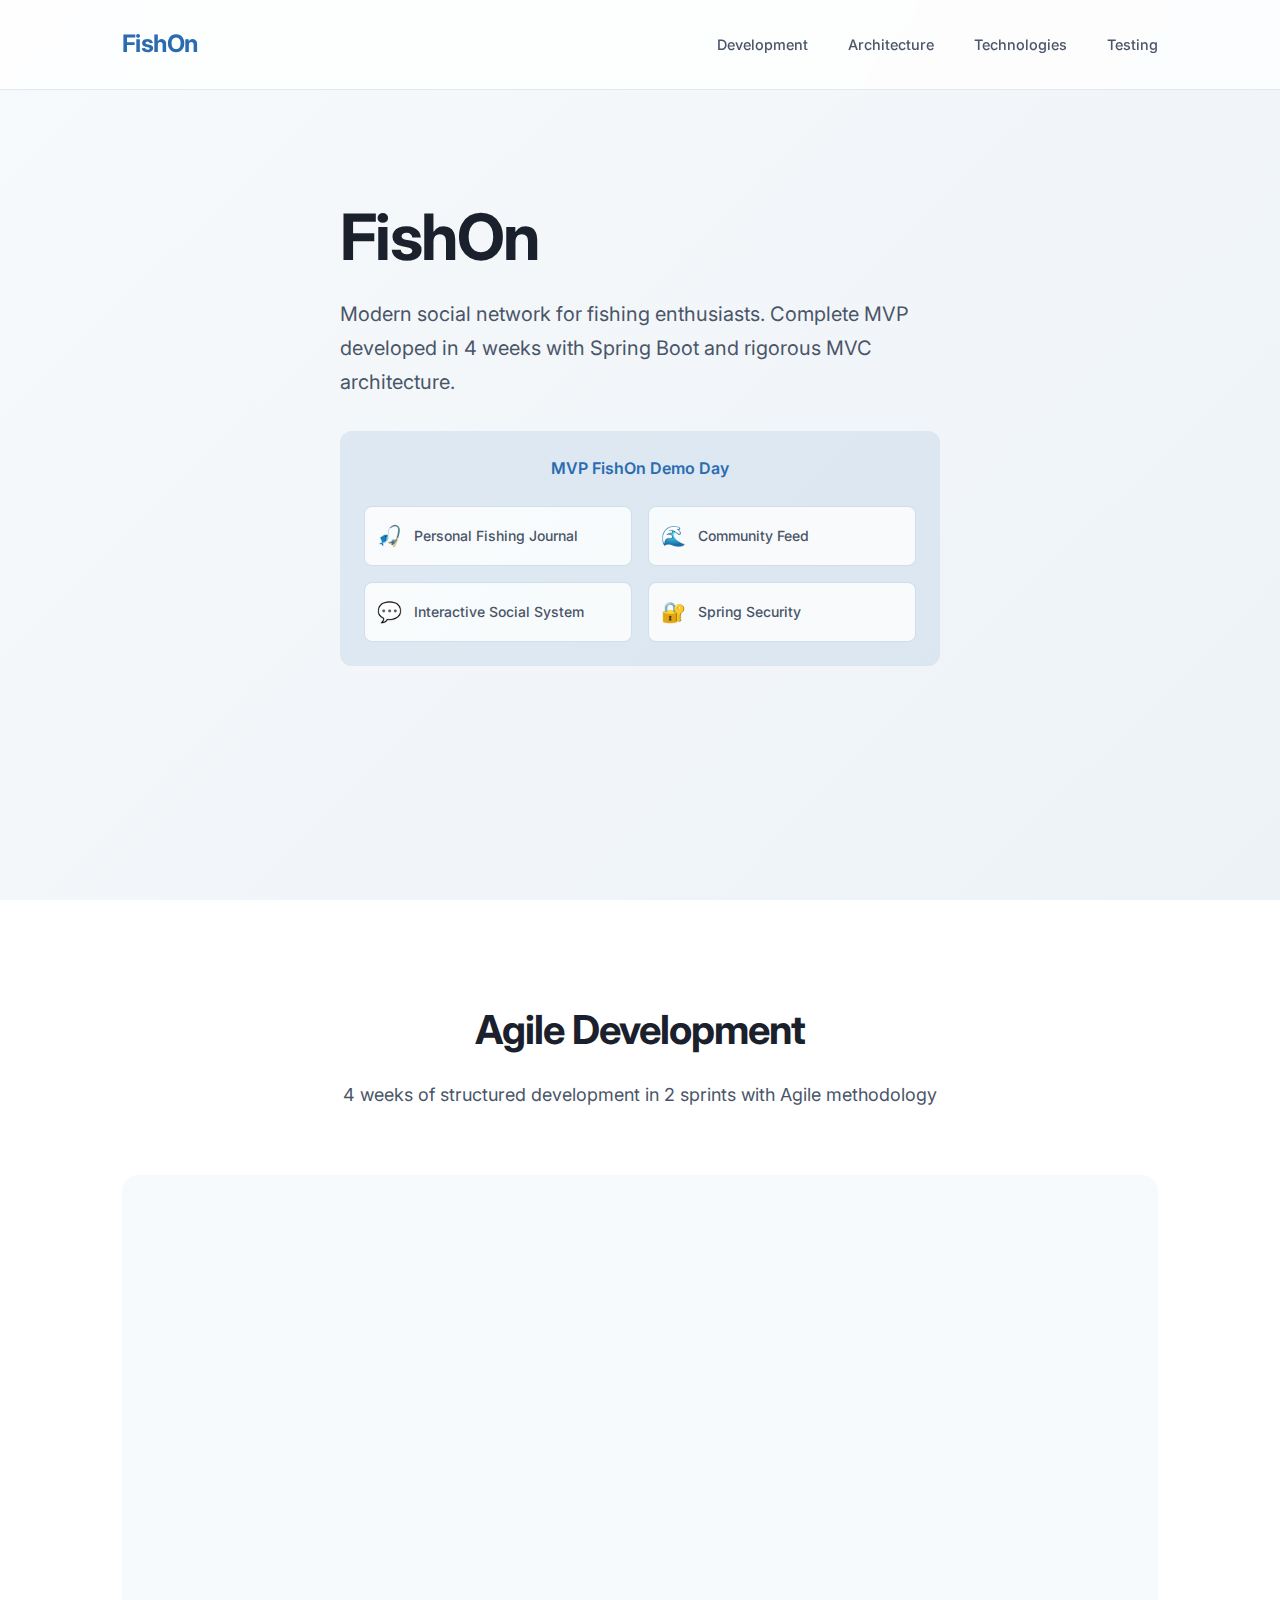
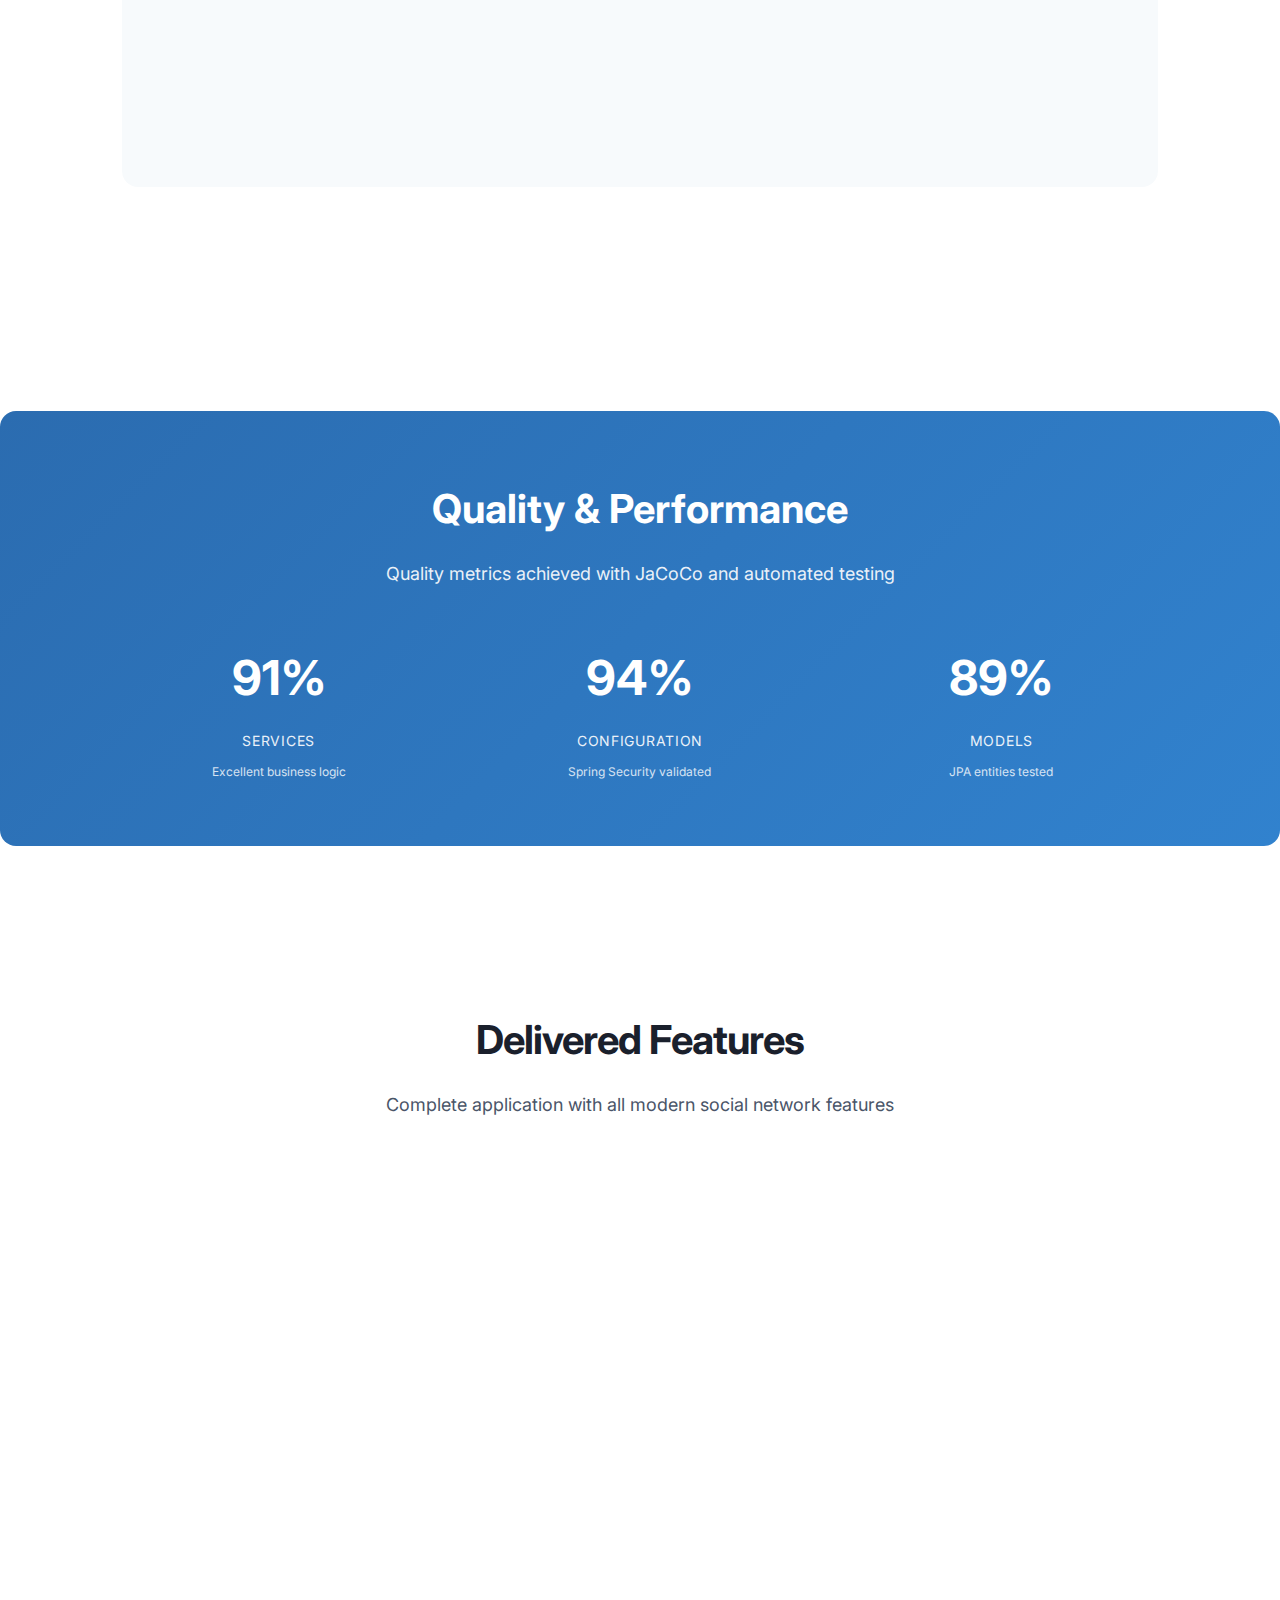
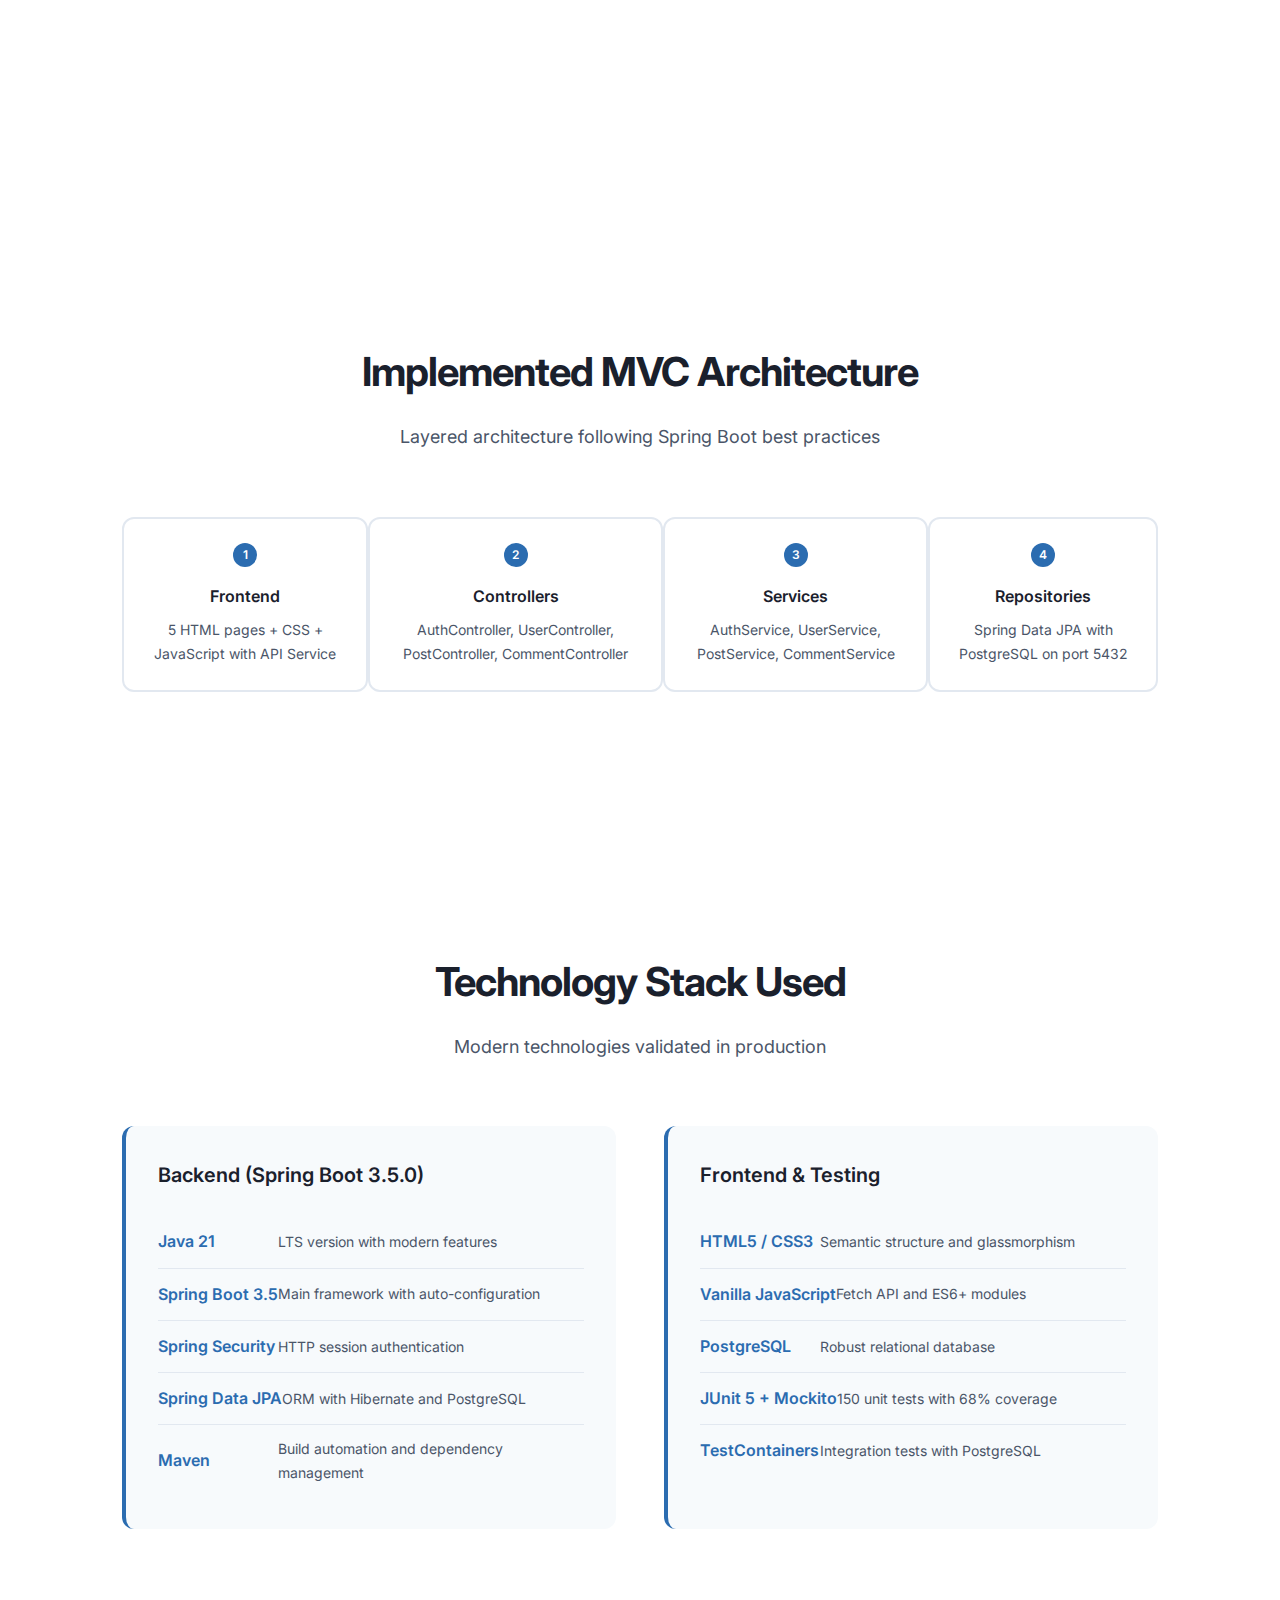
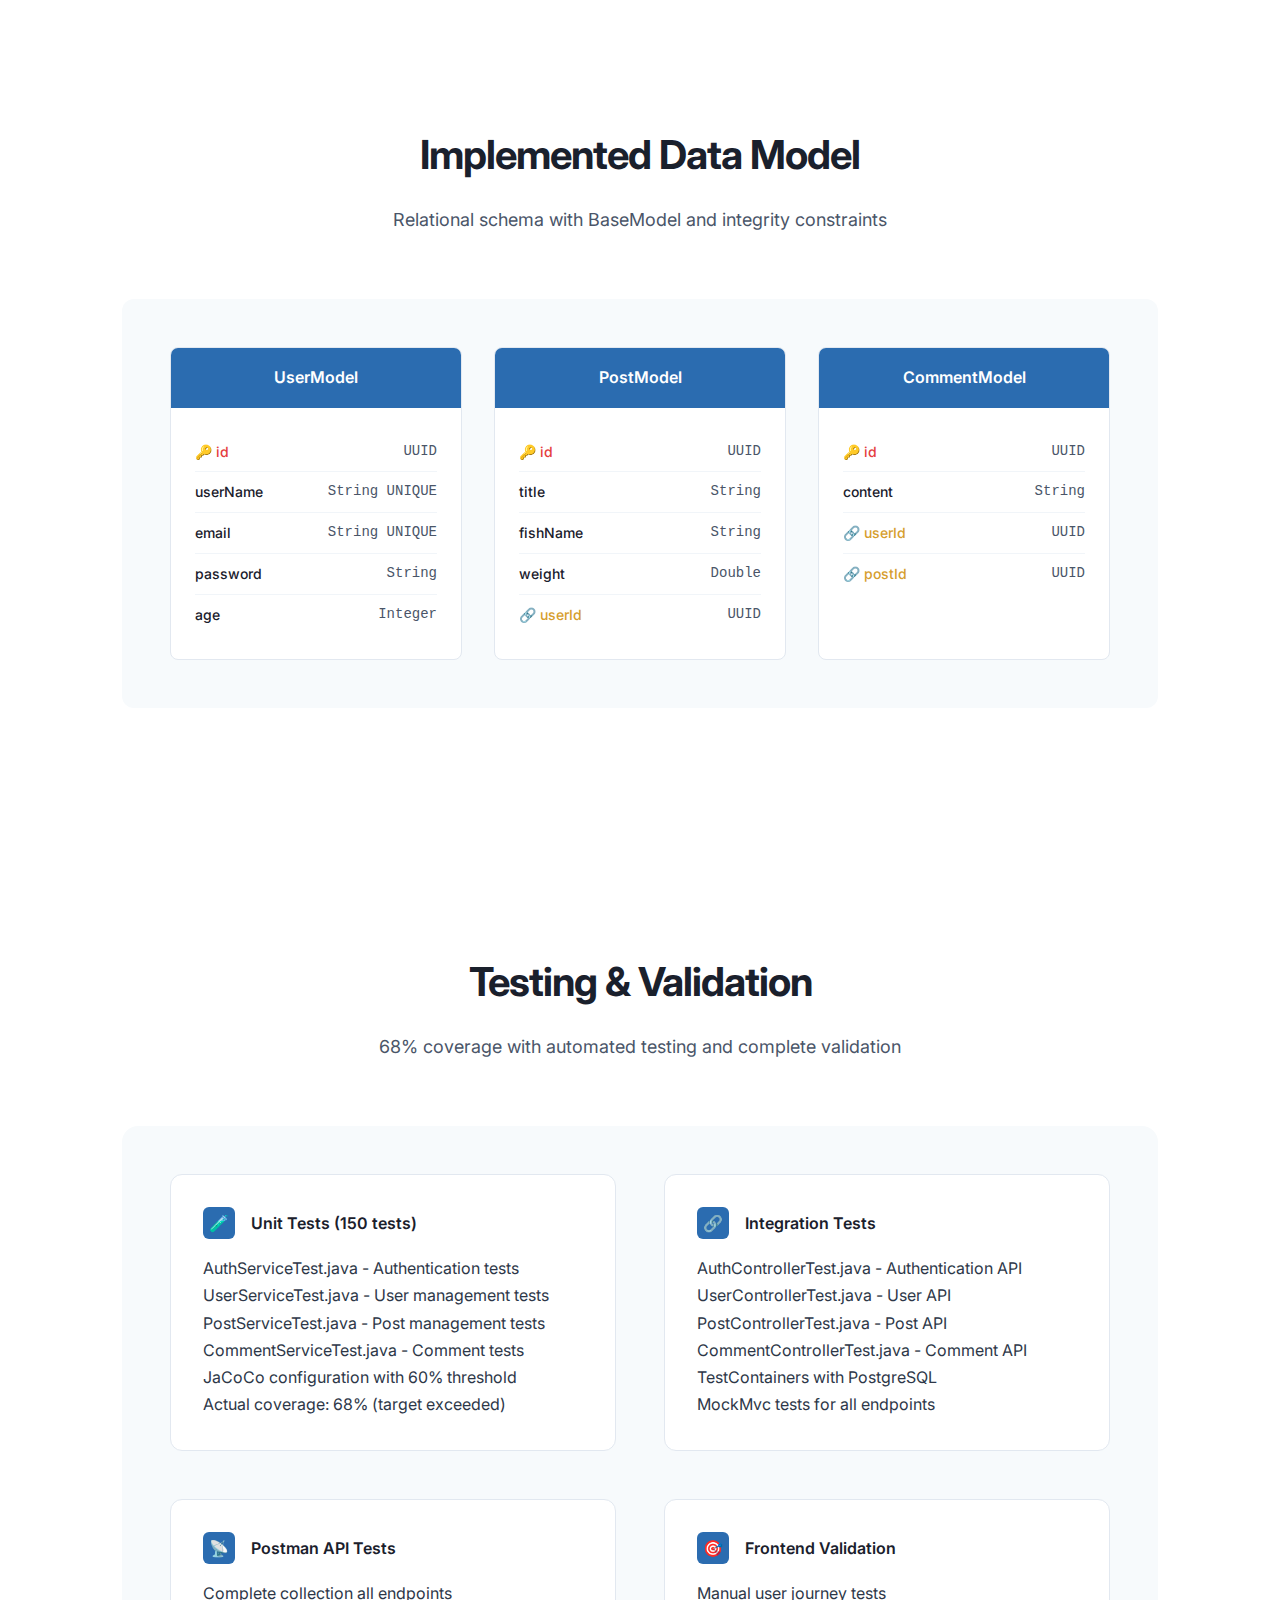
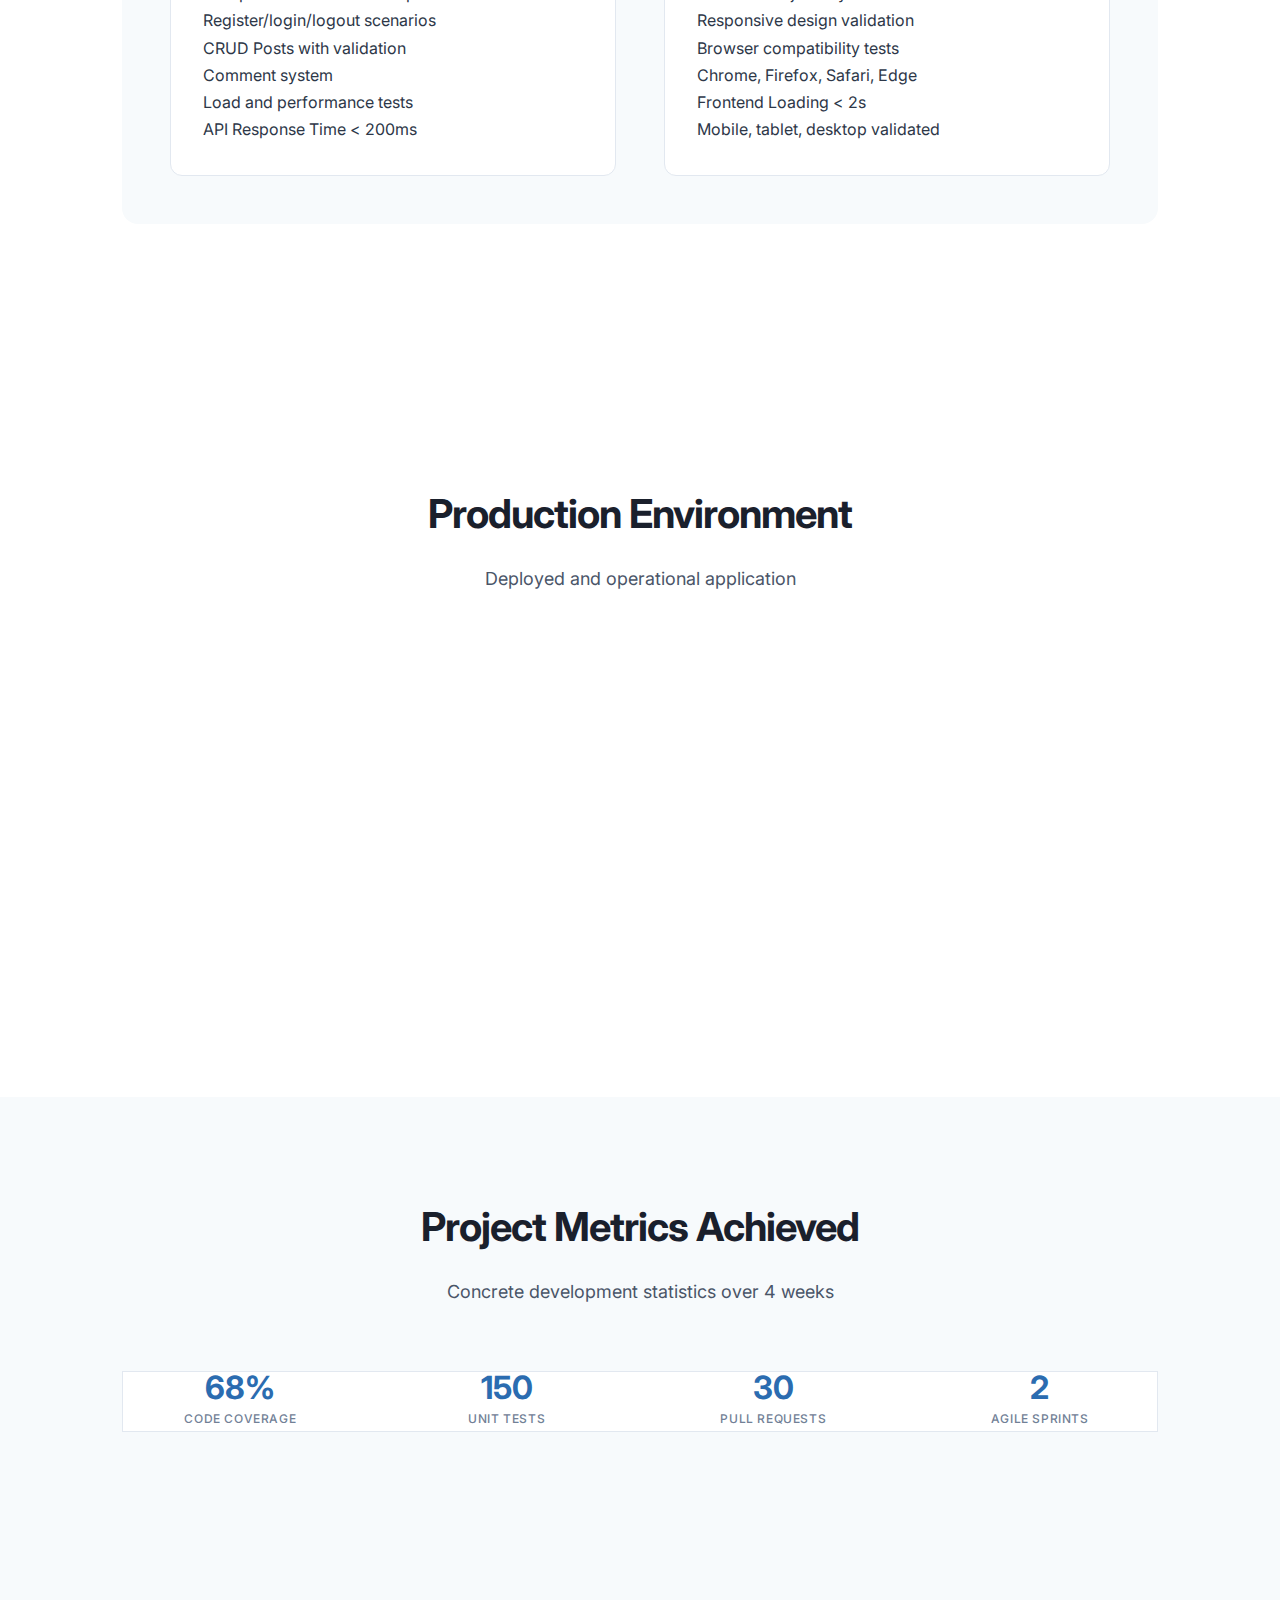
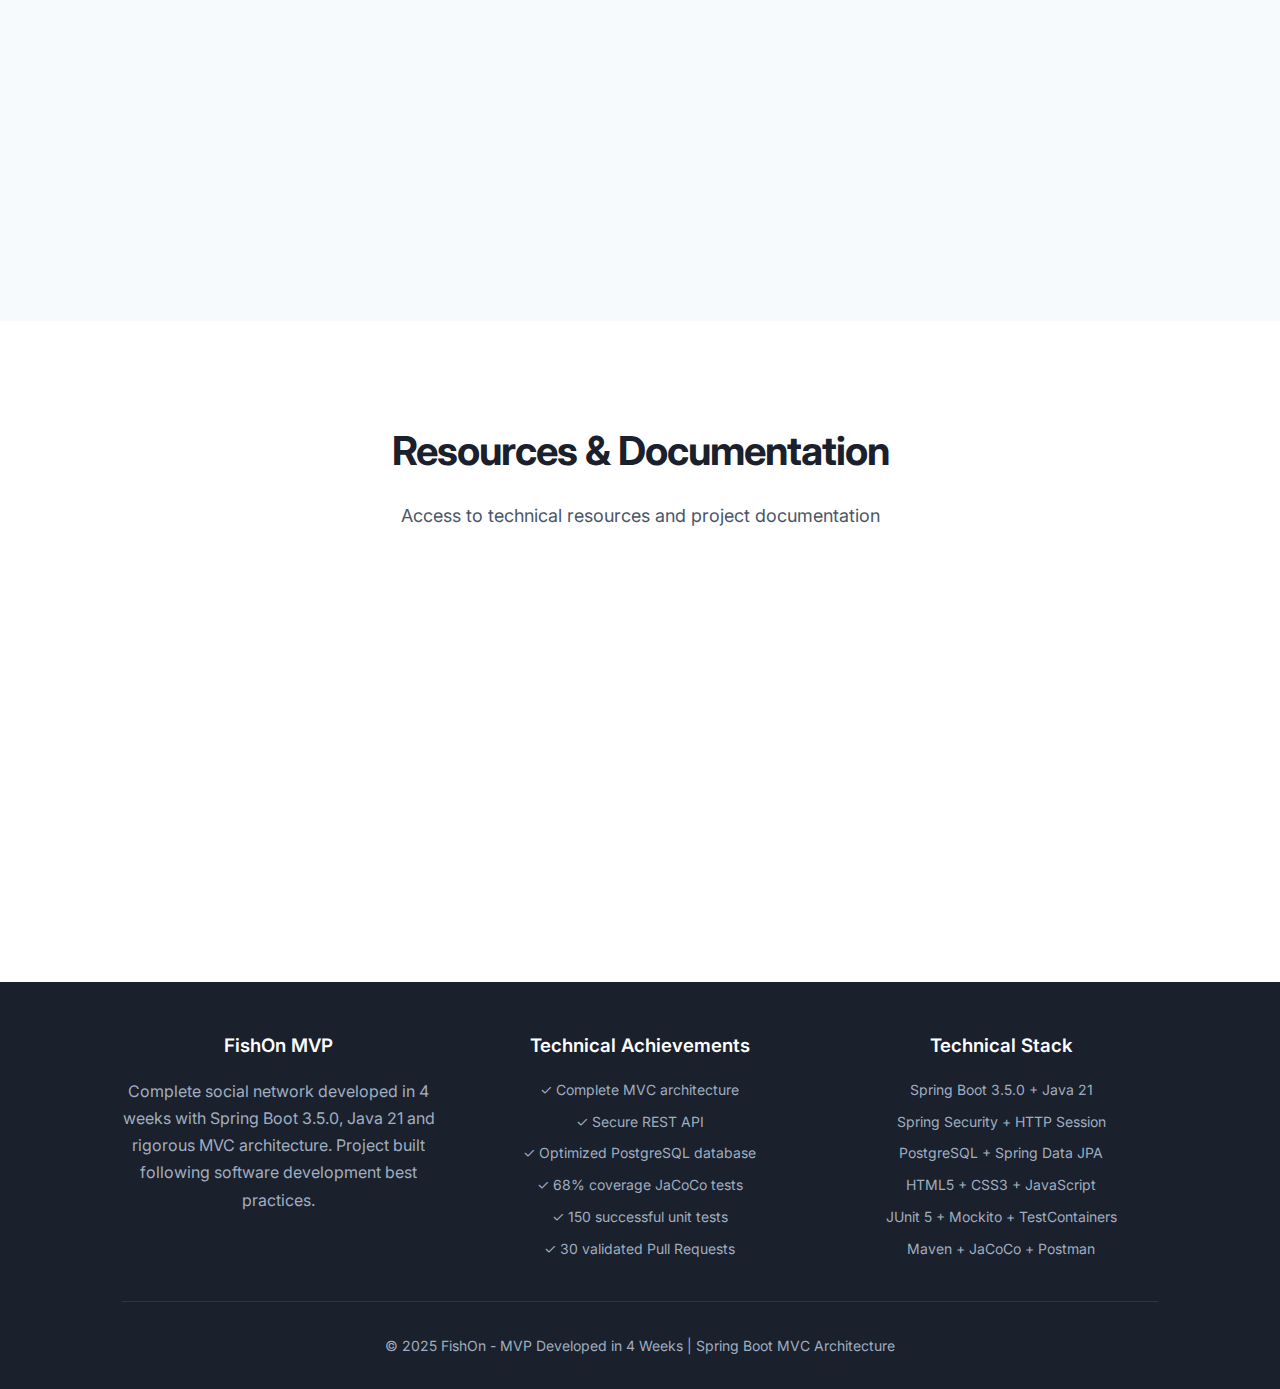
<file: docs/index.html>
<!DOCTYPE html>
<html lang="en">
<head>
    <meta charset="UTF-8">
    <meta name="viewport" content="width=device-width, initial-scale=1.0">
    <title>FishOn - MVP Developed in 4 Weeks</title>
    <style>
        @import url('https://fonts.googleapis.com/css2?family=Inter:wght@300;400;500;600;700&display=swap');

        * {
            margin: 0;
            padding: 0;
            box-sizing: border-box;
        }

        body {
            font-family: 'Inter', sans-serif;
            background: #ffffff;
            color: #2d3748;
            line-height: 1.7;
            overflow-x: hidden;
        }

        .container {
            max-width: 1100px;
            margin: 0 auto;
            padding: 0 2rem;
        }

        /* Header */
        header {
            background: rgba(255, 255, 255, 0.8);
            backdrop-filter: blur(20px);
            border-bottom: 1px solid #e2e8f0;
            padding: 1.5rem 0;
            position: fixed;
            width: 100%;
            top: 0;
            z-index: 1000;
        }

        nav {
            display: flex;
            justify-content: space-between;
            align-items: center;
        }

        .logo {
            font-size: 1.5rem;
            font-weight: 700;
            color: #2b6cb0;
            letter-spacing: -0.025em;
        }

        .nav-links {
            display: flex;
            list-style: none;
            gap: 2.5rem;
        }

        .nav-links a {
            color: #4a5568;
            text-decoration: none;
            font-weight: 500;
            font-size: 0.9rem;
            transition: color 0.2s ease;
            position: relative;
        }

        .nav-links a:hover {
            color: #2b6cb0;
        }

        .nav-links a::after {
            content: '';
            position: absolute;
            bottom: -4px;
            left: 0;
            width: 0;
            height: 2px;
            background: #2b6cb0;
            transition: width 0.3s ease;
        }

        .nav-links a:hover::after {
            width: 100%;
        }

        /* Hero Section */
        .hero {
            height: 100vh;
            display: flex;
            align-items: center;
            background: linear-gradient(135deg, #f7fafc 0%, #edf2f7 100%);
        }

        .hero-content {
            max-width: 600px;
        }

        .hero h1 {
            font-size: 4rem;
            font-weight: 700;
            color: #1a202c;
            margin-bottom: 1.5rem;
            letter-spacing: -0.025em;
            line-height: 1.1;
        }

        .hero p {
            font-size: 1.25rem;
            color: #4a5568;
            margin-bottom: 2rem;
            font-weight: 400;
        }

        .hero-overview {
            background: rgba(43, 108, 176, 0.1);
            border-radius: 12px;
            padding: 1.5rem;
            margin-bottom: 2rem;
        }

        .hero-overview h3 {
            font-size: 1rem;
            color: #2b6cb0;
            margin-bottom: 1.5rem;
            font-weight: 600;
            text-align: center;
        }

        .hero-features {
            display: grid;
            grid-template-columns: repeat(2, 1fr);
            gap: 1rem;
        }

        .feature-highlight {
            display: flex;
            align-items: center;
            padding: 0.75rem;
            background: rgba(255, 255, 255, 0.8);
            border-radius: 8px;
            border: 1px solid rgba(43, 108, 176, 0.2);
        }

        .feature-icon {
            font-size: 1.25rem;
            margin-right: 0.75rem;
        }

        .feature-text {
            font-size: 0.875rem;
            color: #4a5568;
            font-weight: 500;
        }

        /* Section */
        .section {
            padding: 6rem 0;
        }

        .section-header {
            text-align: center;
            margin-bottom: 4rem;
        }

        .section-title {
            font-size: 2.5rem;
            font-weight: 700;
            color: #1a202c;
            margin-bottom: 1rem;
            letter-spacing: -0.025em;
        }

        .section-subtitle {
            font-size: 1.125rem;
            color: #4a5568;
            max-width: 600px;
            margin: 0 auto;
        }

        /* Grid Layout */
        .grid-2 {
            display: grid;
            grid-template-columns: repeat(2, 1fr);
            gap: 4rem;
            align-items: center;
        }

        .grid-3 {
            display: grid;
            grid-template-columns: repeat(3, 1fr);
            gap: 2rem;
        }

        .grid-4 {
            display: grid;
            grid-template-columns: repeat(4, 1fr);
            gap: 2rem;
        }

        /* Card */
        .card {
            background: #ffffff;
            border: 1px solid #e2e8f0;
            border-radius: 12px;
            padding: 2rem;
            transition: all 0.3s ease;
        }

        .card:hover {
            transform: translateY(-2px);
            box-shadow: 0 10px 25px rgba(0, 0, 0, 0.1);
            border-color: #cbd5e0;
        }

        .card-icon {
            width: 48px;
            height: 48px;
            background: #2b6cb0;
            border-radius: 8px;
            display: flex;
            align-items: center;
            justify-content: center;
            margin-bottom: 1.5rem;
        }

        .card-icon span {
            font-size: 1.5rem;
            color: white;
        }

        .card h3 {
            font-size: 1.25rem;
            font-weight: 600;
            color: #1a202c;
            margin-bottom: 1rem;
        }

        .card p {
            color: #4a5568;
            line-height: 1.6;
        }

        /* Sprint Timeline */
        .sprint-timeline {
            background: #f7fafc;
            border-radius: 16px;
            padding: 3rem;
            margin: 4rem 0;
        }

        .sprint-container {
            display: grid;
            grid-template-columns: repeat(2, 1fr);
            gap: 3rem;
        }

        .sprint-card {
            background: white;
            border-radius: 12px;
            padding: 2rem;
            border-left: 4px solid #2b6cb0;
            box-shadow: 0 4px 6px rgba(0, 0, 0, 0.1);
        }

        .sprint-header {
            display: flex;
            align-items: center;
            margin-bottom: 1.5rem;
        }

        .sprint-number {
            background: #2b6cb0;
            color: white;
            width: 40px;
            height: 40px;
            border-radius: 50%;
            display: flex;
            align-items: center;
            justify-content: center;
            font-weight: 700;
            margin-right: 1rem;
        }

        .sprint-info h3 {
            font-size: 1.25rem;
            font-weight: 600;
            color: #1a202c;
            margin-bottom: 0.25rem;
        }

        .sprint-duration {
            font-size: 0.875rem;
            color: #4a5568;
            font-weight: 500;
        }

        .sprint-achievements {
            list-style: none;
        }

        .sprint-achievements li {
            padding: 0.5rem 0;
            border-bottom: 1px solid #f1f5f9;
            font-size: 0.875rem;
            color: #4a5568;
        }

        .sprint-achievements li:last-child {
            border-bottom: none;
        }

        .sprint-achievements li::before {
            content: '✓';
            color: #38a169;
            font-weight: bold;
            margin-right: 0.5rem;
        }

        /* Quality Metrics */
        .quality-section {
            background: linear-gradient(135deg, #2b6cb0 0%, #3182ce 100%);
            color: white;
            border-radius: 16px;
            padding: 4rem 3rem;
            text-align: center;
            margin: 4rem 0;
        }

        .quality-grid {
            display: grid;
            grid-template-columns: repeat(3, 1fr);
            gap: 3rem;
            margin-top: 3rem;
        }

        .quality-item {
            text-align: center;
        }

        .quality-value {
            font-size: 3rem;
            font-weight: 700;
            display: block;
            margin-bottom: 0.5rem;
        }

        .quality-label {
            font-size: 0.875rem;
            opacity: 0.9;
            text-transform: uppercase;
            letter-spacing: 0.05em;
        }

        .quality-description {
            font-size: 0.75rem;
            opacity: 0.8;
            margin-top: 0.5rem;
        }

        /* Architecture Flow */
        .architecture-flow {
            display: flex;
            justify-content: space-between;
            align-items: center;
            margin: 4rem 0;
            position: relative;
        }

        .architecture-flow::before {
            content: '';
            position: absolute;
            top: 50%;
            left: 0;
            right: 0;
            height: 2px;
            background: linear-gradient(90deg, #e2e8f0 0%, #2b6cb0 50%, #e2e8f0 100%);
            z-index: 1;
        }

        .arch-step {
            background: white;
            border: 2px solid #e2e8f0;
            border-radius: 12px;
            padding: 1.5rem;
            text-align: center;
            min-width: 180px;
            position: relative;
            z-index: 2;
            transition: all 0.3s ease;
        }

        .arch-step:hover {
            border-color: #2b6cb0;
            transform: scale(1.05);
        }

        .arch-step-number {
            width: 24px;
            height: 24px;
            background: #2b6cb0;
            color: white;
            border-radius: 50%;
            display: flex;
            align-items: center;
            justify-content: center;
            font-size: 0.75rem;
            font-weight: 600;
            margin: 0 auto 1rem auto;
        }

        .arch-step h4 {
            font-size: 1rem;
            font-weight: 600;
            color: #1a202c;
            margin-bottom: 0.5rem;
        }

        .arch-step p {
            font-size: 0.875rem;
            color: #4a5568;
        }

        /* Tech Stack */
        .tech-grid {
            display: grid;
            grid-template-columns: repeat(2, 1fr);
            gap: 3rem;
        }

        .tech-category {
            background: #f7fafc;
            border-radius: 12px;
            padding: 2rem;
            border-left: 4px solid #2b6cb0;
        }

        .tech-category h3 {
            font-size: 1.25rem;
            font-weight: 600;
            color: #1a202c;
            margin-bottom: 1.5rem;
        }

        .tech-list {
            list-style: none;
            space-y: 1rem;
        }

        .tech-item {
            display: flex;
            align-items: center;
            padding: 0.75rem 0;
            border-bottom: 1px solid #e2e8f0;
        }

        .tech-item:last-child {
            border-bottom: none;
        }

        .tech-name {
            font-weight: 600;
            color: #2b6cb0;
            min-width: 120px;
        }

        .tech-description {
            color: #4a5568;
            font-size: 0.875rem;
        }

        /* Database Schema */
        .db-schema {
            background: #f7fafc;
            border-radius: 12px;
            padding: 3rem;
            margin: 3rem 0;
        }

        .db-entities {
            display: grid;
            grid-template-columns: repeat(3, 1fr);
            gap: 2rem;
        }

        .db-entity {
            background: white;
            border-radius: 8px;
            overflow: hidden;
            border: 1px solid #e2e8f0;
        }

        .db-entity-header {
            background: #2b6cb0;
            color: white;
            padding: 1rem;
            font-weight: 600;
            text-align: center;
        }

        .db-entity-body {
            padding: 1.5rem;
        }

        .db-field {
            display: flex;
            justify-content: space-between;
            align-items: center;
            padding: 0.5rem 0;
            border-bottom: 1px solid #f1f5f9;
            font-size: 0.875rem;
        }

        .db-field:last-child {
            border-bottom: none;
        }

        .field-name {
            font-weight: 500;
            color: #1a202c;
        }

        .field-type {
            color: #4a5568;
            font-family: 'Monaco', monospace;
        }

        .primary-key {
            color: #e53e3e;
        }

        .foreign-key {
            color: #d69e2e;
        }

        /* Testing Section */
        .testing-showcase {
            background: #f7fafc;
            border-radius: 16px;
            padding: 3rem;
            margin: 4rem 0;
        }

        .testing-grid {
            display: grid;
            grid-template-columns: repeat(2, 1fr);
            gap: 3rem;
        }

        .testing-category {
            background: white;
            border-radius: 12px;
            padding: 2rem;
            border: 1px solid #e2e8f0;
        }

        .testing-category h4 {
            color: #1a202c;
            margin-bottom: 1rem;
            font-weight: 600;
            display: flex;
            align-items: center;
        }

        .testing-icon {
            width: 32px;
            height: 32px;
            background: #2b6cb0;
            border-radius: 6px;
            display: flex;
            align-items: center;
            justify-content: center;
            margin-right: 1rem;
            font-size: 1rem;
            color: white;
        }

        .test-list {
            list-style: none;
        }

        .test-item {
            padding: 0.5rem 0;
            font-size: 0.875rem;
            color: #4a5568;
            border-bottom: 1px solid #f1f5f9;
        }

        .test-item:last-child {
            border-bottom: none;
        }

        /* Footer */
        footer {
            background: #1a202c;
            color: #a0aec0;
            padding: 3rem 0 2rem 0;
            text-align: center;
        }

        .footer-content {
            display: grid;
            grid-template-columns: repeat(3, 1fr);
            gap: 3rem;
            margin-bottom: 2rem;
        }

        .footer-section h3 {
            color: white;
            margin-bottom: 1rem;
            font-weight: 600;
        }

        .footer-section ul {
            list-style: none;
        }

        .footer-section li {
            margin-bottom: 0.5rem;
            font-size: 0.875rem;
        }

        .footer-bottom {
            border-top: 1px solid #2d3748;
            padding-top: 2rem;
            font-size: 0.875rem;
        }

        /* Hero Stats */
        .hero-stats {
            display: grid;
            grid-template-columns: repeat(4, 1fr);
            gap: 2rem;
        }

        .stat {
            text-align: center;
        }

        .stat-number {
            font-size: 2rem;
            font-weight: 700;
            color: #2b6cb0;
            display: block;
            line-height: 1;
        }

        .stat-label {
            font-size: 0.75rem;
            color: #718096;
            font-weight: 500;
            text-transform: uppercase;
            letter-spacing: 0.05em;
            margin-top: 0.5rem;
        }

        /* Responsive */
        @media (max-width: 768px) {
            .hero h1 {
                font-size: 2.5rem;
            }

            .hero-features {
                grid-template-columns: 1fr;
                gap: 0.75rem;
            }

            .grid-2,
            .grid-3,
            .grid-4,
            .tech-grid,
            .db-entities,
            .quality-grid,
            .footer-content,
            .sprint-container,
            .testing-grid {
                grid-template-columns: 1fr;
            }

            .architecture-flow {
                flex-direction: column;
                gap: 2rem;
            }

            .architecture-flow::before {
                display: none;
            }

            .nav-links {
                display: none;
            }

            .section {
                padding: 4rem 0;
            }
        }

        /* Animations */
        .fade-in {
            opacity: 0;
            transform: translateY(20px);
            transition: all 0.6s ease;
        }

        .fade-in.visible {
            opacity: 1;
            transform: translateY(0);
        }

        /* Scroll Behavior */
        html {
            scroll-behavior: smooth;
        }
    </style>
</head>
<body>
    <!-- Header -->
    <header>
        <nav class="container">
            <div class="logo">FishOn</div>
            <ul class="nav-links">
                <li><a href="#development">Development</a></li>
                <li><a href="#architecture">Architecture</a></li>
                <li><a href="#tech">Technologies</a></li>
                <li><a href="#testing">Testing</a></li>
            </ul>
        </nav>
    </header>

    <!-- Hero Section -->
    <section class="hero">
        <div class="container">
            <div class="hero-content">
                <h1>FishOn</h1>
                <p>Modern social network for fishing enthusiasts. Complete MVP developed in 4 weeks with Spring Boot and rigorous MVC architecture.</p>
                
                <div class="hero-overview">
                    <h3>MVP FishOn Demo Day</h3>
                    <div class="hero-features">
                        <div class="feature-highlight">
                            <span class="feature-icon">🎣</span>
                            <span class="feature-text">Personal Fishing Journal</span>
                        </div>
                        <div class="feature-highlight">
                            <span class="feature-icon">🌊</span>
                            <span class="feature-text">Community Feed</span>
                        </div>
                        <div class="feature-highlight">
                            <span class="feature-icon">💬</span>
                            <span class="feature-text">Interactive Social System</span>
                        </div>
                        <div class="feature-highlight">
                            <span class="feature-icon">🔐</span>
                            <span class="feature-text">Spring Security</span>
                        </div>
                    </div>
                </div>
            </div>
        </div>
    </section>

    <!-- Development Section -->
    <section id="development" class="section">
        <div class="container">
            <div class="section-header">
                <h2 class="section-title">Agile Development</h2>
                <p class="section-subtitle">4 weeks of structured development in 2 sprints with Agile methodology</p>
            </div>
            <div class="sprint-timeline">
                <div class="sprint-container">
                    <div class="sprint-card fade-in">
                        <div class="sprint-header">
                            <div class="sprint-number">1</div>
                            <div class="sprint-info">
                                <h3>Complete Backend</h3>
                                <div class="sprint-duration">Sprint 1 - 2 weeks</div>
                            </div>
                        </div>
                        <ul class="sprint-achievements">
                            <li>Complete Spring Boot architecture</li>
                            <li>Models with BaseModel (User, Post, Comment)</li>
                            <li>Spring Data JPA repositories</li>
                            <li>Services with business logic</li>
                            <li>REST API controllers</li>
                            <li>Centralized exception handler</li>
                            <li>Spring Security + PostgreSQL</li>
                            <li>Unit tests JUnit 5 + Mockito</li>
                            <li>Integration tests MockMvc</li>
                        </ul>
                    </div>
                    <div class="sprint-card fade-in">
                        <div class="sprint-header">
                            <div class="sprint-number">2</div>
                            <div class="sprint-info">
                                <h3>Complete Frontend</h3>
                                <div class="sprint-duration">Sprint 2 - 2 weeks</div>
                            </div>
                        </div>
                        <ul class="sprint-achievements">
                            <li>Modern JavaScript architecture</li>
                            <li>5 responsive HTML pages</li>
                            <li>Complete REST API integration</li>
                            <li>Modern glassmorphism design</li>
                            <li>State and error management</li>
                            <li>Dynamic HTML templates</li>
                            <li>Complete Postman tests</li>
                            <li>Responsive design validation</li>
                            <li>Systematic code reviews</li>
                        </ul>
                    </div>
                </div>
            </div>
        </div>
    </section>

    <!-- Quality Metrics -->
    <section class="quality-section">
        <div class="container">
            <h2 style="font-size: 2.5rem; margin-bottom: 1rem;">Quality & Performance</h2>
            <p style="font-size: 1.125rem; opacity: 0.9;">Quality metrics achieved with JaCoCo and automated testing</p>
            <div class="quality-grid">
                <div class="quality-item">
                    <span class="quality-value">91%</span>
                    <span class="quality-label">Services</span>
                    <div class="quality-description">Excellent business logic</div>
                </div>
                <div class="quality-item">
                    <span class="quality-value">94%</span>
                    <span class="quality-label">Configuration</span>
                    <div class="quality-description">Spring Security validated</div>
                </div>
                <div class="quality-item">
                    <span class="quality-value">89%</span>
                    <span class="quality-label">Models</span>
                    <div class="quality-description">JPA entities tested</div>
                </div>
            </div>
        </div>
    </section>

    <!-- Features Section -->
    <section id="features" class="section">
        <div class="container">
            <div class="section-header">
                <h2 class="section-title">Delivered Features</h2>
                <p class="section-subtitle">Complete application with all modern social network features</p>
            </div>
            <div class="grid-3">
                <div class="card fade-in">
                    <div class="card-icon">
                        <span>📝</span>
                    </div>
                    <h3>Personal Journal</h3>
                    <p>Complete /journal.html page to create and manage fishing memories with all technical details.</p>
                </div>
                <div class="card fade-in">
                    <div class="card-icon">
                        <span>🌊</span>
                    </div>
                    <h3>Community Feed</h3>
                    <p>/feed.html page with REST API to discover community posts in real-time.</p>
                </div>
                <div class="card fade-in">
                    <div class="card-icon">
                        <span>💬</span>
                    </div>
                    <h3>Comment System</h3>
                    <p>Complete CommentService and CommentController with REST API for social interactions.</p>
                </div>
                <div class="card fade-in">
                    <div class="card-icon">
                        <span>🔐</span>
                    </div>
                    <h3>Secure Authentication</h3>
                    <p>/login.html and /register.html pages with Spring Security and complete AuthService.</p>
                </div>
                <div class="card fade-in">
                    <div class="card-icon">
                        <span>👤</span>
                    </div>
                    <h3>User Profile</h3>
                    <p>/profile.html page with UserService for complete user profile management.</p>
                </div>
                <div class="card fade-in">
                    <div class="card-icon">
                        <span>📱</span>
                    </div>
                    <h3>Responsive Design</h3>
                    <p>Responsive CSS validated on Chrome, Firefox, Safari and Edge with mobile-first design.</p>
                </div>
            </div>
        </div>
    </section>

    <!-- Architecture Section -->
    <section id="architecture" class="section">
        <div class="container">
            <div class="section-header">
                <h2 class="section-title">Implemented MVC Architecture</h2>
                <p class="section-subtitle">Layered architecture following Spring Boot best practices</p>
            </div>
            <div class="architecture-flow">
                <div class="arch-step">
                    <div class="arch-step-number">1</div>
                    <h4>Frontend</h4>
                    <p>5 HTML pages + CSS + JavaScript with API Service</p>
                </div>
                <div class="arch-step">
                    <div class="arch-step-number">2</div>
                    <h4>Controllers</h4>
                    <p>AuthController, UserController, PostController, CommentController</p>
                </div>
                <div class="arch-step">
                    <div class="arch-step-number">3</div>
                    <h4>Services</h4>
                    <p>AuthService, UserService, PostService, CommentService</p>
                </div>
                <div class="arch-step">
                    <div class="arch-step-number">4</div>
                    <h4>Repositories</h4>
                    <p>Spring Data JPA with PostgreSQL on port 5432</p>
                </div>
            </div>
        </div>
    </section>

    <!-- Tech Stack Section -->
    <section id="tech" class="section">
        <div class="container">
            <div class="section-header">
                <h2 class="section-title">Technology Stack Used</h2>
                <p class="section-subtitle">Modern technologies validated in production</p>
            </div>
            <div class="tech-grid">
                <div class="tech-category">
                    <h3>Backend (Spring Boot 3.5.0)</h3>
                    <div class="tech-list">
                        <div class="tech-item">
                            <span class="tech-name">Java 21</span>
                            <span class="tech-description">LTS version with modern features</span>
                        </div>
                        <div class="tech-item">
                            <span class="tech-name">Spring Boot 3.5</span>
                            <span class="tech-description">Main framework with auto-configuration</span>
                        </div>
                        <div class="tech-item">
                            <span class="tech-name">Spring Security</span>
                            <span class="tech-description">HTTP session authentication</span>
                        </div>
                        <div class="tech-item">
                            <span class="tech-name">Spring Data JPA</span>
                            <span class="tech-description">ORM with Hibernate and PostgreSQL</span>
                        </div>
                        <div class="tech-item">
                            <span class="tech-name">Maven</span>
                            <span class="tech-description">Build automation and dependency management</span>
                        </div>
                    </div>
                </div>
                <div class="tech-category">
                    <h3>Frontend & Testing</h3>
                    <div class="tech-list">
                        <div class="tech-item">
                            <span class="tech-name">HTML5 / CSS3</span>
                            <span class="tech-description">Semantic structure and glassmorphism</span>
                        </div>
                        <div class="tech-item">
                            <span class="tech-name">Vanilla JavaScript</span>
                            <span class="tech-description">Fetch API and ES6+ modules</span>
                        </div>
                        <div class="tech-item">
                            <span class="tech-name">PostgreSQL</span>
                            <span class="tech-description">Robust relational database</span>
                        </div>
                        <div class="tech-item">
                            <span class="tech-name">JUnit 5 + Mockito</span>
                            <span class="tech-description">150 unit tests with 68% coverage</span>
                        </div>
                        <div class="tech-item">
                            <span class="tech-name">TestContainers</span>
                            <span class="tech-description">Integration tests with PostgreSQL</span>
                        </div>
                    </div>
                </div>
            </div>
        </div>
    </section>

    <!-- Database Section -->
    <section id="database" class="section">
        <div class="container">
            <div class="section-header">
                <h2 class="section-title">Implemented Data Model</h2>
                <p class="section-subtitle">Relational schema with BaseModel and integrity constraints</p>
            </div>
            <div class="db-schema">
                <div class="db-entities">
                    <div class="db-entity">
                        <div class="db-entity-header">UserModel</div>
                        <div class="db-entity-body">
                            <div class="db-field">
                                <span class="field-name primary-key">🔑 id</span>
                                <span class="field-type">UUID</span>
                            </div>
                            <div class="db-field">
                                <span class="field-name">userName</span>
                                <span class="field-type">String UNIQUE</span>
                            </div>
                            <div class="db-field">
                                <span class="field-name">email</span>
                                <span class="field-type">String UNIQUE</span>
                            </div>
                            <div class="db-field">
                                <span class="field-name">password</span>
                                <span class="field-type">String</span>
                            </div>
                            <div class="db-field">
                                <span class="field-name">age</span>
                                <span class="field-type">Integer</span>
                            </div>
                        </div>
                    </div>
                    <div class="db-entity">
                        <div class="db-entity-header">PostModel</div>
                        <div class="db-entity-body">
                            <div class="db-field">
                                <span class="field-name primary-key">🔑 id</span>
                                <span class="field-type">UUID</span>
                            </div>
                            <div class="db-field">
                                <span class="field-name">title</span>
                                <span class="field-type">String</span>
                            </div>
                            <div class="db-field">
                                <span class="field-name">fishName</span>
                                <span class="field-type">String</span>
                            </div>
                            <div class="db-field">
                                <span class="field-name">weight</span>
                                <span class="field-type">Double</span>
                            </div>
                            <div class="db-field">
                                <span class="field-name foreign-key">🔗 userId</span>
                                <span class="field-type">UUID</span>
                            </div>
                        </div>
                    </div>
                    <div class="db-entity">
                        <div class="db-entity-header">CommentModel</div>
                        <div class="db-entity-body">
                            <div class="db-field">
                                <span class="field-name primary-key">🔑 id</span>
                                <span class="field-type">UUID</span>
                            </div>
                            <div class="db-field">
                                <span class="field-name">content</span>
                                <span class="field-type">String</span>
                            </div>
                            <div class="db-field">
                                <span class="field-name foreign-key">🔗 userId</span>
                                <span class="field-type">UUID</span>
                            </div>
                            <div class="db-field">
                                <span class="field-name foreign-key">🔗 postId</span>
                                <span class="field-type">UUID</span>
                            </div>
                        </div>
                    </div>
                </div>
            </div>
        </div>
    </section>

    <!-- Testing Section -->
    <section id="testing" class="section">
        <div class="container">
            <div class="section-header">
                <h2 class="section-title">Testing & Validation</h2>
                <p class="section-subtitle">68% coverage with automated testing and complete validation</p>
            </div>
            <div class="testing-showcase">
                <div class="testing-grid">
                    <div class="testing-category">
                        <h4>
                            <div class="testing-icon">🧪</div>
                            Unit Tests (150 tests)
                        </h4>
                        <ul class="test-list">
                            <li>AuthServiceTest.java - Authentication tests</li>
                            <li>UserServiceTest.java - User management tests</li>
                            <li>PostServiceTest.java - Post management tests</li>
                            <li>CommentServiceTest.java - Comment tests</li>
                            <li>JaCoCo configuration with 60% threshold</li>
                            <li>Actual coverage: 68% (target exceeded)</li>
                        </ul>
                    </div>
                    <div class="testing-category">
                        <h4>
                            <div class="testing-icon">🔗</div>
                            Integration Tests
                        </h4>
                        <ul class="test-list">
                            <li>AuthControllerTest.java - Authentication API</li>
                            <li>UserControllerTest.java - User API</li>
                            <li>PostControllerTest.java - Post API</li>
                            <li>CommentControllerTest.java - Comment API</li>
                            <li>TestContainers with PostgreSQL</li>
                            <li>MockMvc tests for all endpoints</li>
                        </ul>
                    </div>
                    <div class="testing-category">
                        <h4>
                            <div class="testing-icon">📡</div>
                            Postman API Tests
                        </h4>
                        <ul class="test-list">
                            <li>Complete collection all endpoints</li>
                            <li>Register/login/logout scenarios</li>
                            <li>CRUD Posts with validation</li>
                            <li>Comment system</li>
                            <li>Load and performance tests</li>
                            <li>API Response Time < 200ms</li>
                        </ul>
                    </div>
                    <div class="testing-category">
                        <h4>
                            <div class="testing-icon">🎯</div>
                            Frontend Validation
                        </h4>
                        <ul class="test-list">
                            <li>Manual user journey tests</li>
                            <li>Responsive design validation</li>
                            <li>Browser compatibility tests</li>
                            <li>Chrome, Firefox, Safari, Edge</li>
                            <li>Frontend Loading < 2s</li>
                            <li>Mobile, tablet, desktop validated</li>
                        </ul>
                    </div>
                </div>
            </div>
        </div>
    </section>

    <!-- Production Environment -->
    <section class="section">
        <div class="container">
            <div class="section-header">
                <h2 class="section-title">Production Environment</h2>
                <p class="section-subtitle">Deployed and operational application</p>
            </div>
            <div class="grid-2">
                <div class="card fade-in">
                    <div class="card-icon">
                        <span>🖥️</span>
                    </div>
                    <h3>Spring Boot Backend</h3>
                    <p><strong>URL:</strong> http://localhost:8080<br>
                    <strong>Database:</strong> PostgreSQL port 5432<br>
                    <strong>Configuration:</strong> application.properties production<br>
                    <strong>Monitoring:</strong> Spring Boot logs + JaCoCo reports</p>
                </div>
                <div class="card fade-in">
                    <div class="card-icon">
                        <span>🌐</span>
                    </div>
                    <h3>Web Frontend Application</h3>
                    <p><strong>Functional pages:</strong><br>
                    • /login.html - Authentication<br>
                    • /register.html - Registration<br>
                    • /feed.html - News feed<br>
                    • /journal.html - Personal journal<br>
                    • /profile.html - User profile</p>
                </div>
            </div>
        </div>
    </section>

    <!-- Development Metrics -->
    <section class="section" style="background: #f7fafc;">
        <div class="container">
            <div class="section-header">
                <h2 class="section-title">Project Metrics Achieved</h2>
                <p class="section-subtitle">Concrete development statistics over 4 weeks</p>
            </div>
            <div class="hero-metrics" style="background: white; border: 1px solid #e2e8f0;">
                <div class="hero-stats">
                    <div class="stat">
                        <span class="stat-number">68%</span>
                        <span class="stat-label">Code Coverage</span>
                    </div>
                    <div class="stat">
                        <span class="stat-number">150</span>
                        <span class="stat-label">Unit Tests</span>
                    </div>
                    <div class="stat">
                        <span class="stat-number">30</span>
                        <span class="stat-label">Pull Requests</span>
                    </div>
                    <div class="stat">
                        <span class="stat-number">2</span>
                        <span class="stat-label">Agile Sprints</span>
                    </div>
                </div>
            </div>
            <div class="grid-3">
                <div class="card fade-in">
                    <div class="card-icon">
                        <span>🔄</span>
                    </div>
                    <h3>Agile Process</h3>
                    <p><strong>Methodology:</strong> 2 sprints of 2 weeks<br>
                    <strong>Organization:</strong> Pair programming<br>
                    <strong>Code Reviews:</strong> 100% of PRs reviewed<br>
                    <strong>Pull Requests:</strong> 30 PRs created and validated</p>
                </div>
                <div class="card fade-in">
                    <div class="card-icon">
                        <span>📊</span>
                    </div>
                    <h3>Code Quality</h3>
                    <p><strong>Coverage:</strong> >60% configured JaCoCo Maven<br>
                    <strong>Auto Tests:</strong> Unit + Controller MockMvc<br>
                    <strong>Validation:</strong> Complete Postman tests<br>
                    <strong>Architecture:</strong> MVC + Spring Security</p>
                </div>
                <div class="card fade-in">
                    <div class="card-icon">
                        <span>⚡</span>
                    </div>
                    <h3>Performance</h3>
                    <p><strong>API Response:</strong> < 200ms via Postman<br>
                    <strong>Frontend Loading:</strong> < 2s all pages<br>
                    <strong>Compatibility:</strong> 4 browsers tested<br>
                    <strong>Responsive:</strong> Mobile, tablet, desktop</p>
                </div>
            </div>
        </div>
    </section>

    <!-- Repository Links -->
    <section class="section">
        <div class="container">
            <div class="section-header">
                <h2 class="section-title">Resources & Documentation</h2>
                <p class="section-subtitle">Access to technical resources and project documentation</p>
            </div>
            <div class="grid-2">
                <div class="card fade-in">
                    <div class="card-icon">
                        <span>📂</span>
                    </div>
                    <h3>GitHub Repository</h3>
                    <p><strong>Source Code:</strong> https://github.com/Akatsuki667/FishOn<br>
                    <strong>Branch Strategy:</strong> main + features<br>
                    <strong>Backend Tests:</strong> /src/test/java/com/FishOn/FishOn<br>
                    <strong>Pull Requests:</strong> 30 PRs with code reviews</p>
                </div>
                <div class="card fade-in">
                    <div class="card-icon">
                        <span>🧪</span>
                    </div>
                    <h3>Postman Tests</h3>
                    <p><strong>Collection:</strong> Tests for all endpoints<br>
                    <strong>Workspace:</strong> My-Workspace Postman<br>
                    <strong>Scenarios:</strong> Auth, CRUD, Comments, Profiles<br>
                    <strong>Performance:</strong> Load tests validated</p>
                </div>
            </div>
        </div>
    </section>

    <!-- Footer -->
    <footer>
        <div class="container">
            <div class="footer-content">
                <div class="footer-section">
                    <h3>FishOn MVP</h3>
                    <p>Complete social network developed in 4 weeks with Spring Boot 3.5.0, Java 21 and rigorous MVC architecture. Project built following software development best practices.</p>
                </div>
                <div class="footer-section">
                    <h3>Technical Achievements</h3>
                    <ul>
                        <li>✓ Complete MVC architecture</li>
                        <li>✓ Secure REST API</li>
                        <li>✓ Optimized PostgreSQL database</li>
                        <li>✓ 68% coverage JaCoCo tests</li>
                        <li>✓ 150 successful unit tests</li>
                        <li>✓ 30 validated Pull Requests</li>
                    </ul>
                </div>
                <div class="footer-section">
                    <h3>Technical Stack</h3>
                    <ul>
                        <li>Spring Boot 3.5.0 + Java 21</li>
                        <li>Spring Security + HTTP Session</li>
                        <li>PostgreSQL + Spring Data JPA</li>
                        <li>HTML5 + CSS3 + JavaScript</li>
                        <li>JUnit 5 + Mockito + TestContainers</li>
                        <li>Maven + JaCoCo + Postman</li>
                    </ul>
                </div>
            </div>
            <div class="footer-bottom">
                <p>&copy; 2025 FishOn - MVP Developed in 4 Weeks | Spring Boot MVC Architecture</p>
            </div>
        </div>
    </footer>

    <script>
        // Smooth scroll navigation
        document.querySelectorAll('a[href^="#"]').forEach(anchor => {
            anchor.addEventListener('click', function (e) {
                e.preventDefault();
                const target = document.querySelector(this.getAttribute('href'));
                if (target) {
                    target.scrollIntoView({
                        behavior: 'smooth',
                        block: 'start'
                    });
                }
            });
        });

        // Intersection Observer for animations
        const observerOptions = {
            threshold: 0.1,
            rootMargin: '0px 0px -50px 0px'
        };

        const observer = new IntersectionObserver((entries) => {
            entries.forEach(entry => {
                if (entry.isIntersecting) {
                    entry.target.classList.add('visible');
                }
            });
        }, observerOptions);

        // Observe all fade-in elements
        document.querySelectorAll('.fade-in').forEach(el => {
            observer.observe(el);
        });

        // Active navigation highlight
        window.addEventListener('scroll', () => {
            const sections = document.querySelectorAll('section[id]');
            const navLinks = document.querySelectorAll('.nav-links a');
            
            let current = '';
            sections.forEach(section => {
                const sectionTop = section.offsetTop - 100;
                if (window.scrollY >= sectionTop) {
                    current = section.getAttribute('id');
                }
            });

            navLinks.forEach(link => {
                link.classList.remove('active');
                if (link.getAttribute('href') === `#${current}`) {
                    link.classList.add('active');
                }
            });
        });

        // Add some dynamic content loading effect
        window.addEventListener('load', () => {
            const heroStats = document.querySelectorAll('.stat-number');
            heroStats.forEach((stat, index) => {
                setTimeout(() => {
                    stat.style.transform = 'scale(1.1)';
                    setTimeout(() => {
                        stat.style.transform = 'scale(1)';
                    }, 200);
                }, index * 100);
            });
        });
    </script>
</body>
</html>
</file>
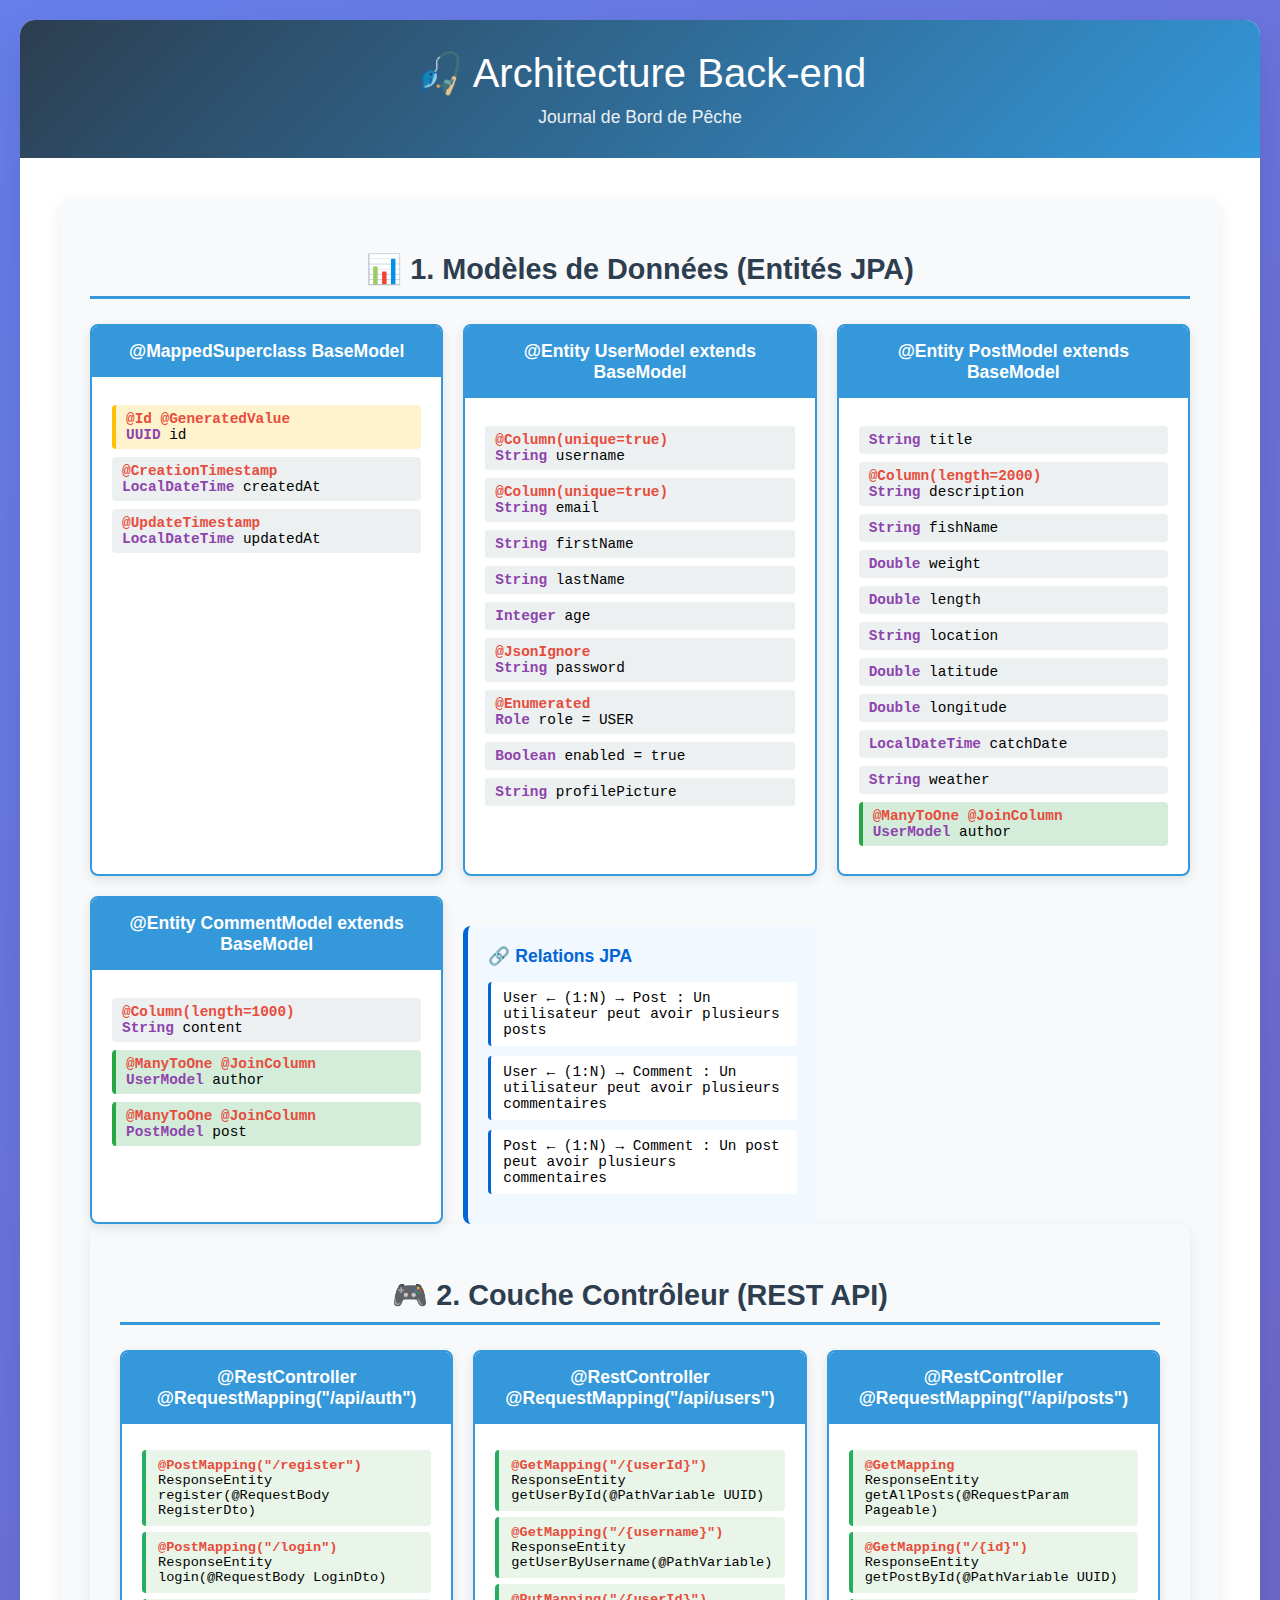
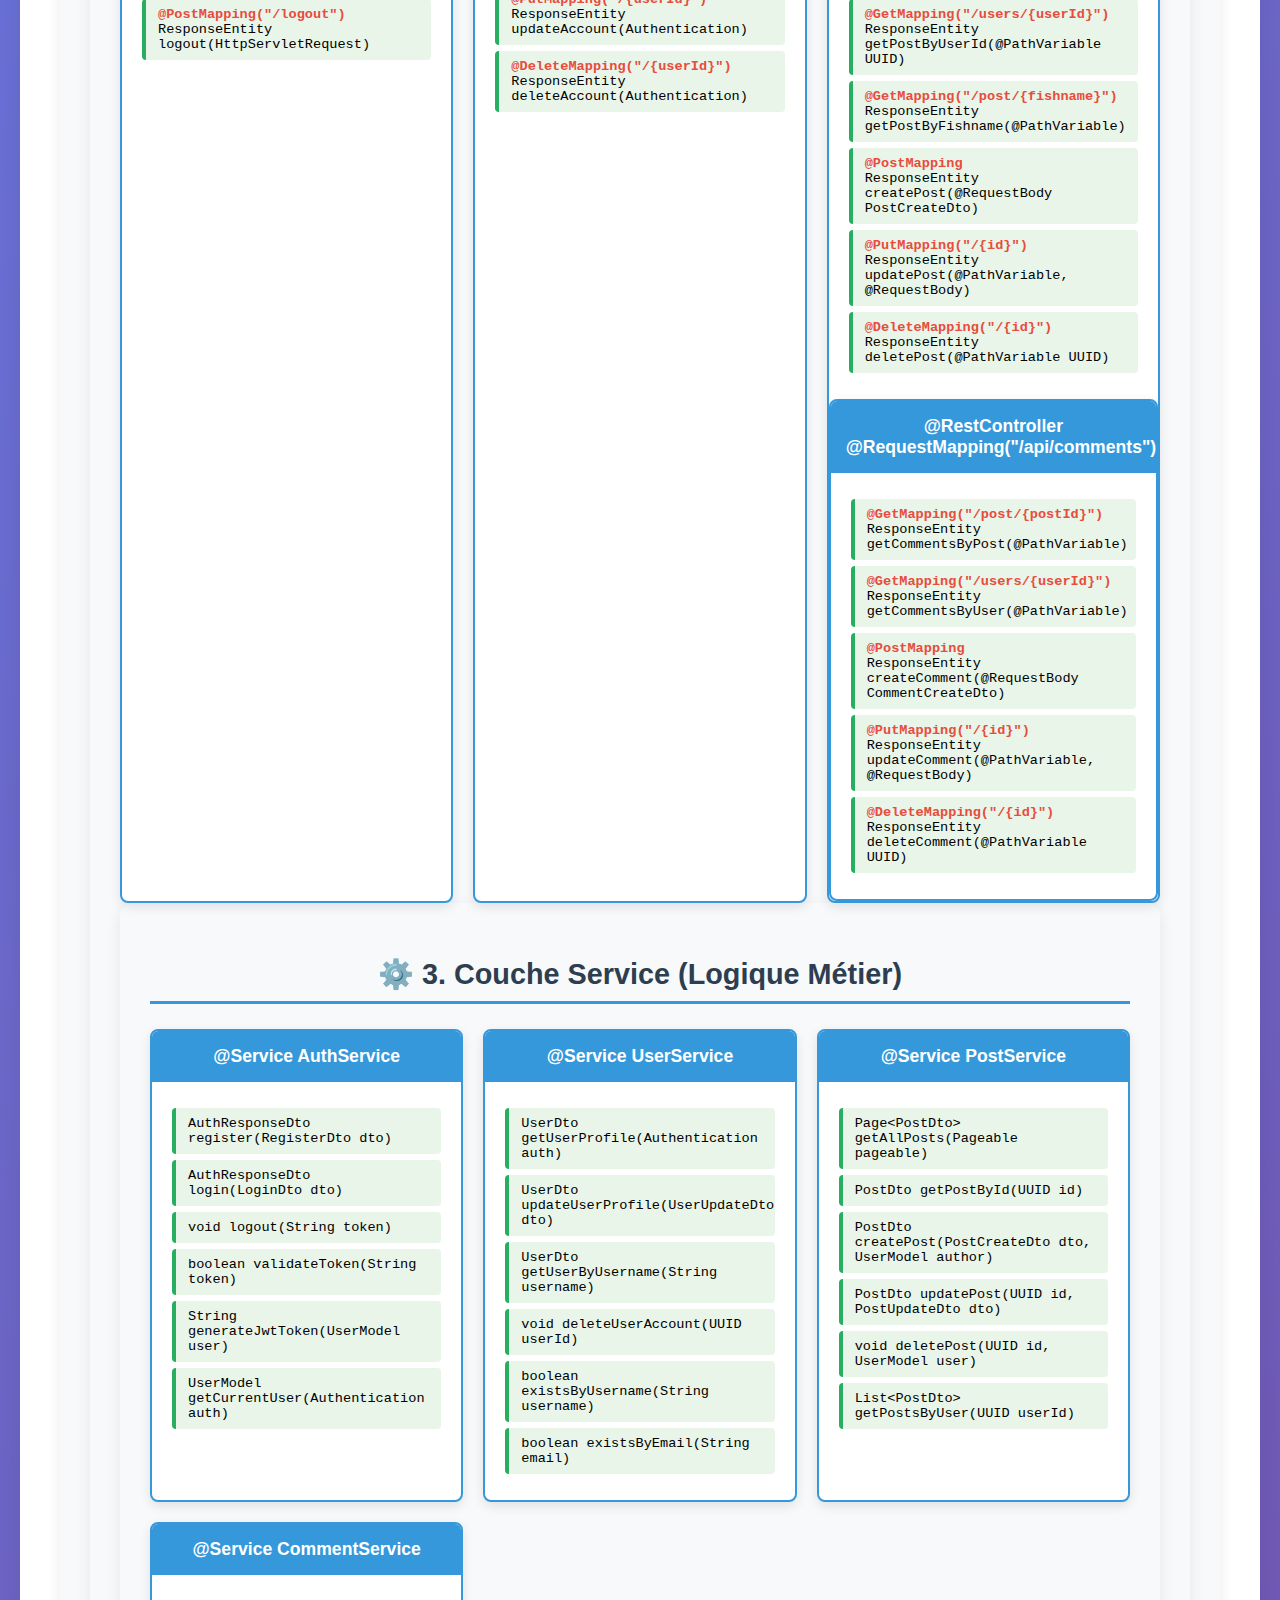
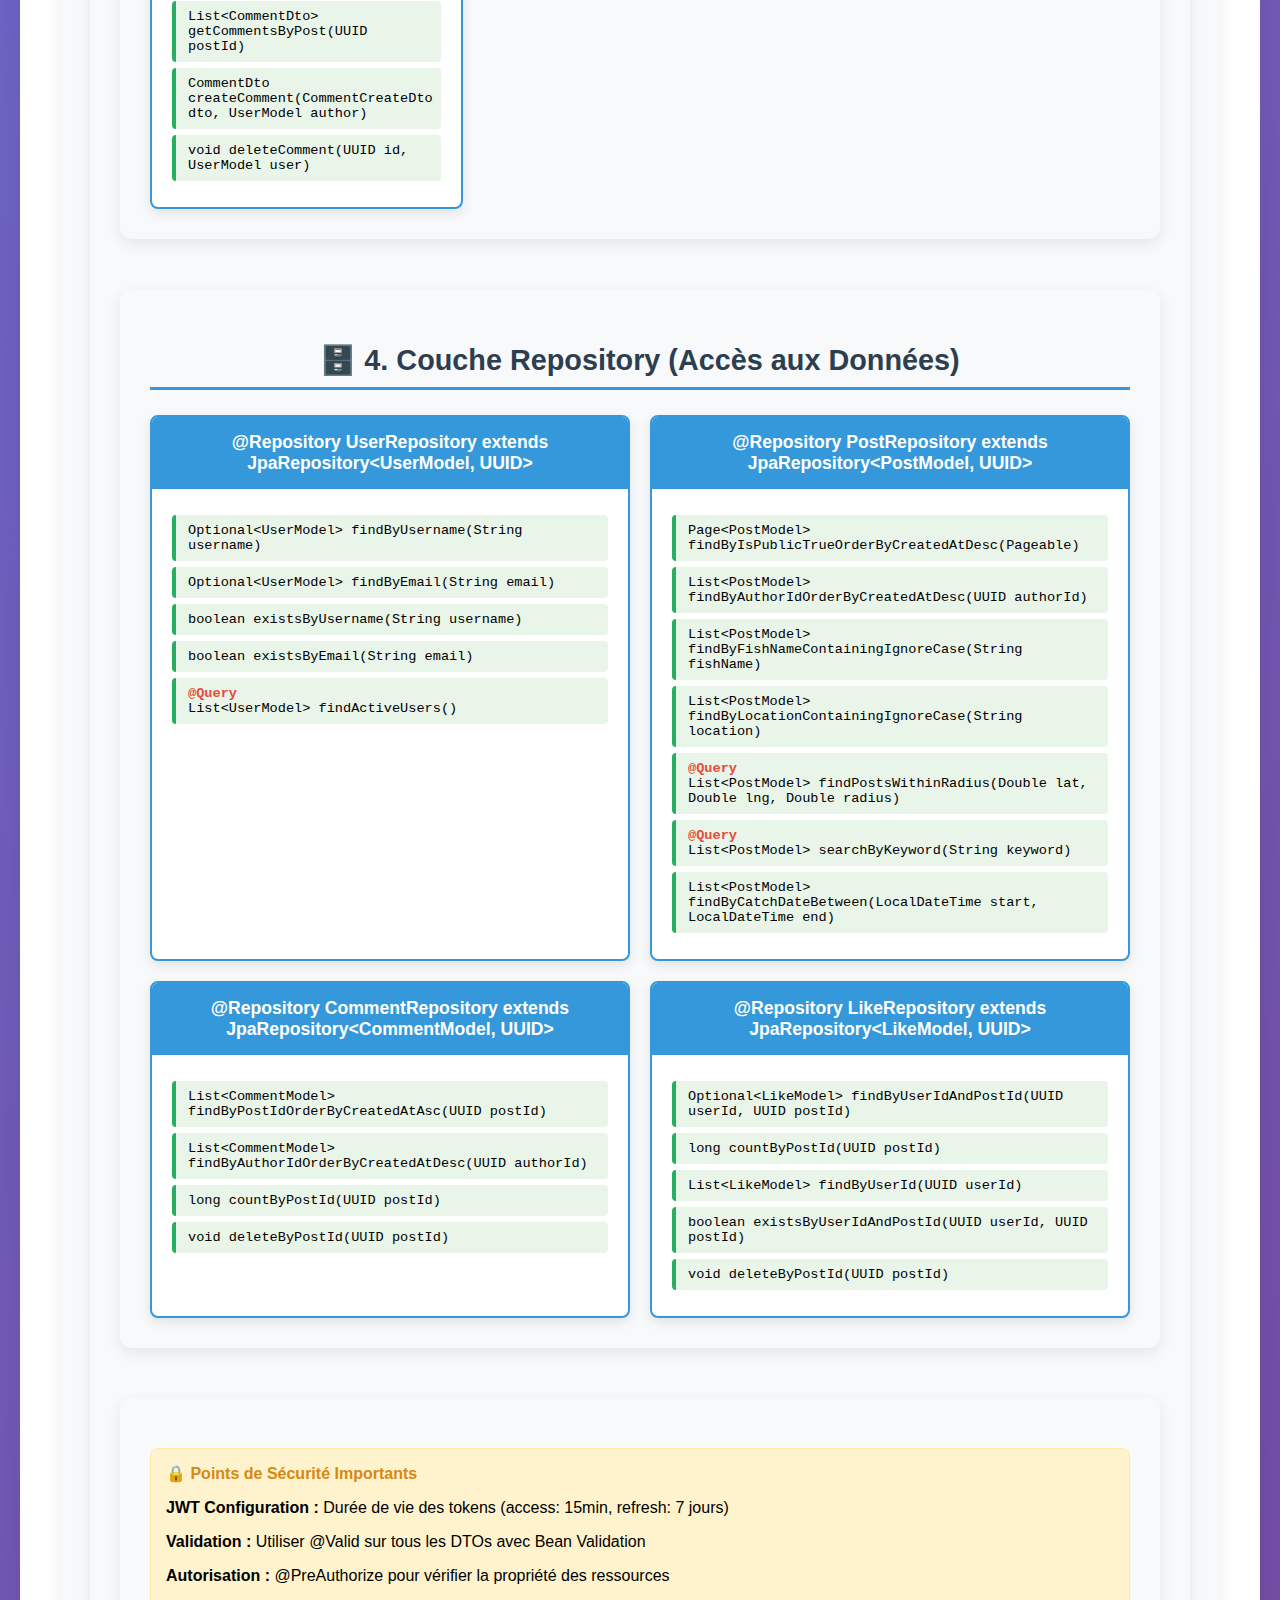
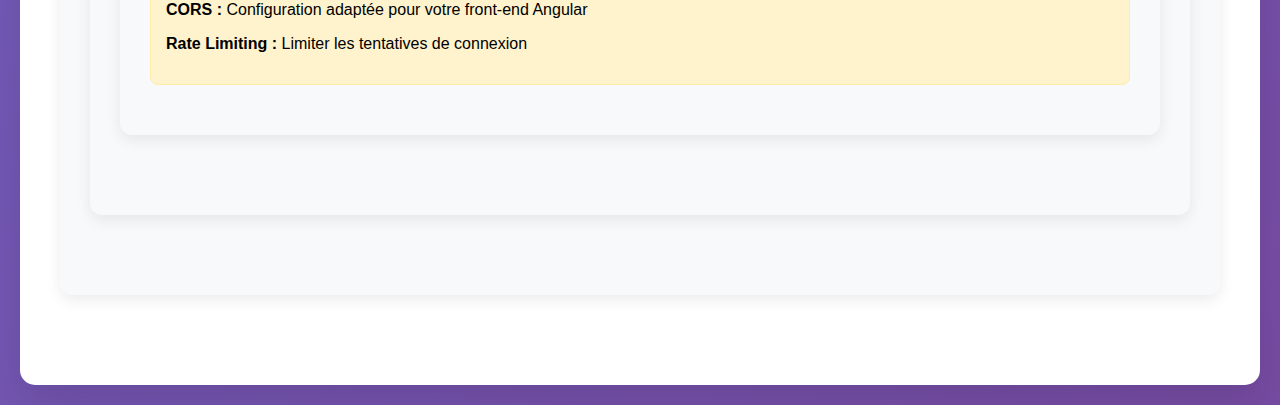
<file: BackEnd/Documentation/Architecture.html>
<!DOCTYPE html>
<html lang="fr">
<head>
    <meta charset="UTF-8">
    <meta name="viewport" content="width=device-width, initial-scale=1.0">
    <title>Architecture Back-end - Journal de Pêche</title>
    <style>
        body {
            font-family: 'Segoe UI', Tahoma, Geneva, Verdana, sans-serif;
            margin: 0;
            padding: 20px;
            background: linear-gradient(135deg, #667eea 0%, #764ba2 100%);
            min-height: 100vh;
        }
        
        .container {
            max-width: 1400px;
            margin: 0 auto;
            background: white;
            border-radius: 15px;
            box-shadow: 0 20px 40px rgba(0,0,0,0.1);
            overflow: hidden;
        }
        
        .header {
            background: linear-gradient(135deg, #2c3e50, #3498db);
            color: white;
            padding: 30px;
            text-align: center;
        }
        
        .header h1 {
            margin: 0;
            font-size: 2.5em;
            font-weight: 300;
        }
        
        .header p {
            margin: 10px 0 0 0;
            opacity: 0.9;
            font-size: 1.1em;
        }
        
        .content {
            padding: 40px;
        }
        
        .schema-section {
            margin-bottom: 50px;
            background: #f8f9fa;
            border-radius: 12px;
            padding: 30px;
            box-shadow: 0 5px 15px rgba(0,0,0,0.08);
        }
        
        .schema-title {
            color: #2c3e50;
            font-size: 1.8em;
            margin-bottom: 25px;
            text-align: center;
            font-weight: 600;
            border-bottom: 3px solid #3498db;
            padding-bottom: 10px;
        }
        
        .diagram-grid {
            display: grid;
            gap: 20px;
            justify-content: center;
        }
        
        .entities-grid {
            grid-template-columns: repeat(auto-fit, minmax(300px, 1fr));
        }
        
        .controllers-grid {
            grid-template-columns: repeat(auto-fit, minmax(250px, 1fr));
        }
        
        .services-grid {
            grid-template-columns: repeat(auto-fit, minmax(280px, 1fr));
        }
        
        .repositories-grid {
            grid-template-columns: repeat(auto-fit, minmax(320px, 1fr));
        }
        
        .entity-box, .controller-box, .service-box, .repository-box {
            background: white;
            border: 2px solid #3498db;
            border-radius: 8px;
            overflow: hidden;
            box-shadow: 0 4px 12px rgba(0,0,0,0.1);
            transition: transform 0.3s ease, box-shadow 0.3s ease;
        }
        
        .entity-box:hover, .controller-box:hover, .service-box:hover, .repository-box:hover {
            transform: translateY(-5px);
            box-shadow: 0 8px 25px rgba(0,0,0,0.15);
        }
        
        .box-header {
            background: #3498db;
            color: white;
            padding: 15px;
            font-weight: 600;
            font-size: 1.1em;
            text-align: center;
        }
        
        .box-content {
            padding: 20px;
        }
        
        .field {
            margin: 8px 0;
            padding: 6px 10px;
            background: #ecf0f1;
            border-radius: 4px;
            font-family: 'Courier New', monospace;
            font-size: 0.9em;
        }
        
        .method {
            margin: 6px 0;
            padding: 8px 12px;
            background: #e8f5e8;
            border-left: 4px solid #27ae60;
            border-radius: 4px;
            font-family: 'Courier New', monospace;
            font-size: 0.85em;
        }
        
        .annotation {
            color: #e74c3c;
            font-weight: 600;
        }
        
        .type {
            color: #8e44ad;
            font-weight: 600;
        }
        
        .primary-key {
            background: #fff3cd;
            border-left: 4px solid #ffc107;
        }
        
        .foreign-key {
            background: #d4edda;
            border-left: 4px solid #28a745;
        }
        
        .relations-section {
            margin-top: 30px;
            padding: 20px;
            background: #f1f8ff;
            border-radius: 8px;
            border-left: 5px solid #0366d6;
        }
        
        .relations-title {
            color: #0366d6;
            font-weight: 600;
            margin-bottom: 15px;
            font-size: 1.1em;
        }
        
        .relation {
            margin: 10px 0;
            padding: 8px 12px;
            background: white;
            border-radius: 4px;
            border-left: 3px solid #0366d6;
            font-family: 'Courier New', monospace;
            font-size: 0.9em;
        }
        
        .highlight {
            background: linear-gradient(120deg, #a8edea 0%, #fed6e3 100%);
            padding: 2px 6px;
            border-radius: 3px;
            font-weight: 600;
        }
        
        .security-note {
            background: #fff3cd;
            border: 1px solid #ffeaa7;
            border-radius: 8px;
            padding: 15px;
            margin: 20px 0;
        }
        
        .security-note h4 {
            color: #d68910;
            margin: 0 0 10px 0;
        }
    </style>
</head>
<body>
    <div class="container">
        <div class="header">
            <h1>🎣 Architecture Back-end</h1>
            <p>Journal de Bord de Pêche</p>
        </div>
        
        <div class="content">
            <!-- MODÈLES DE DONNÉES -->
            <div class="schema-section">
                <h2 class="schema-title">📊 1. Modèles de Données (Entités JPA)</h2>
                
                <div class="diagram-grid entities-grid">
                    <!-- BaseModel -->
                    <div class="entity-box">
                        <div class="box-header">@MappedSuperclass BaseModel</div>
                        <div class="box-content">
                            <div class="field primary-key">
                                <span class="annotation">@Id @GeneratedValue</span><br>
                                <span class="type">UUID</span> id
                            </div>
                            <div class="field">
                                <span class="annotation">@CreationTimestamp</span><br>
                                <span class="type">LocalDateTime</span> createdAt
                            </div>
                            <div class="field">
                                <span class="annotation">@UpdateTimestamp</span><br>
                                <span class="type">LocalDateTime</span> updatedAt
                            </div>
                        </div>
                    </div>
                    
                    <!-- UserModel -->
                    <div class="entity-box">
                        <div class="box-header">@Entity UserModel extends BaseModel</div>
                        <div class="box-content">
                            <div class="field">
                                <span class="annotation">@Column(unique=true)</span><br>
                                <span class="type">String</span> username
                            </div>
                            <div class="field">
                                <span class="annotation">@Column(unique=true)</span><br>
                                <span class="type">String</span> email
                            </div>
                            <div class="field">
                                <span class="type">String</span> firstName
                            </div>
                            <div class="field">
                                <span class="type">String</span> lastName
                            </div>
                            <div class="field">
                                <span class="type">Integer</span> age
                            </div>
                            <div class="field">
                                <span class="annotation">@JsonIgnore</span><br>
                                <span class="type">String</span> password
                            </div>
                            <div class="field">
                                <span class="annotation">@Enumerated</span><br>
                                <span class="type">Role</span> role = USER
                            </div>
                            <div class="field">
                                <span class="type">Boolean</span> enabled = true
                            </div>
                            <div class="field">
                                <span class="type">String</span> profilePicture
                            </div>
                        </div>
                    </div>
                    
                    <!-- PostModel -->
                    <div class="entity-box">
                        <div class="box-header">@Entity PostModel extends BaseModel</div>
                        <div class="box-content">
                            <div class="field">
                                <span class="type">String</span> title
                            </div>
                            <div class="field">
                                <span class="annotation">@Column(length=2000)</span><br>
                                <span class="type">String</span> description
                            </div>
                            <div class="field">
                                <span class="type">String</span> fishName
                            </div>
                            <div class="field">
                                <span class="type">Double</span> weight
                            </div>
                            <div class="field">
                                <span class="type">Double</span> length
                            </div>
                            <div class="field">
                                <span class="type">String</span> location
                            </div>
                            <div class="field">
                                <span class="type">Double</span> latitude
                            </div>
                            <div class="field">
                                <span class="type">Double</span> longitude
                            </div>
                            <div class="field">
                                <span class="type">LocalDateTime</span> catchDate
                            </div>
                            <div class="field">
                                <span class="type">String</span> weather
                            </div>
                            <div class="field foreign-key">
                                <span class="annotation">@ManyToOne @JoinColumn</span><br>
                                <span class="type">UserModel</span> author
                            </div>
                        </div>
                    </div>
                    
                    <!-- CommentModel -->
                    <div class="entity-box">
                        <div class="box-header">@Entity CommentModel extends BaseModel</div>
                        <div class="box-content">
                            <div class="field">
                                <span class="annotation">@Column(length=1000)</span><br>
                                <span class="type">String</span> content
                            </div>
                            <div class="field foreign-key">
                                <span class="annotation">@ManyToOne @JoinColumn</span><br>
                                <span class="type">UserModel</span> author
                            </div>
                            <div class="field foreign-key">
                                <span class="annotation">@ManyToOne @JoinColumn</span><br>
                                <span class="type">PostModel</span> post
                            </div>
                        </div>
                    </div>

                <div class="relations-section">
                    <div class="relations-title">🔗 Relations JPA</div>
                    <div class="relation">User ← (1:N) → Post : Un utilisateur peut avoir plusieurs posts</div>
                    <div class="relation">User ← (1:N) → Comment : Un utilisateur peut avoir plusieurs commentaires</div>
                    <div class="relation">Post ← (1:N) → Comment : Un post peut avoir plusieurs commentaires</div>
                </div>
            </div>
            
            <!-- CONTRÔLEURS -->
            <div class="schema-section">
                <h2 class="schema-title">🎮 2. Couche Contrôleur (REST API)</h2>
                
                <div class="diagram-grid controllers-grid">
                    <!-- AuthController -->
                    <div class="controller-box">
                        <div class="box-header">@RestController @RequestMapping("/api/auth")</div>
                        <div class="box-content">
                            <div class="method">
                                <span class="annotation">@PostMapping("/register")</span><br>
                                ResponseEntity register(@RequestBody RegisterDto)
                            </div>
                            <div class="method">
                                <span class="annotation">@PostMapping("/login")</span><br>
                                ResponseEntity login(@RequestBody LoginDto)
                            </div>
                            <div class="method">
                                <span class="annotation">@PostMapping("/logout")</span><br>
                                ResponseEntity logout(HttpServletRequest)
                            </div>
                        </div>
                    </div>
                    
                    <!-- UserController -->
                    <div class="controller-box">
                        <div class="box-header">@RestController @RequestMapping("/api/users")</div>
                        <div class="box-content">
                            <div class="method">
                                <span class="annotation">@GetMapping("/{userId}")</span><br>
                                ResponseEntity getUserById(@PathVariable UUID)
                            </div>
                            <div class="method">
                                <span class="annotation">@GetMapping("/{username}")</span><br>
                                ResponseEntity getUserByUsername(@PathVariable)
                            </div>
                            <div class="method">
                                <span class="annotation">@PutMapping("/{userId}")</span><br>
                                ResponseEntity updateAccount(Authentication)
                            </div>
                            <div class="method">
                                <span class="annotation">@DeleteMapping("/{userId}")</span><br>
                                ResponseEntity deleteAccount(Authentication)
                            </div>
                        </div>
                    </div>
                    
                    <!-- PostController -->
                    <div class="controller-box">
                        <div class="box-header">@RestController @RequestMapping("/api/posts")</div>
                        <div class="box-content">
                            <div class="method">
                                <span class="annotation">@GetMapping</span><br>
                                ResponseEntity getAllPosts(@RequestParam Pageable)
                            </div>
                            <div class="method">
                                <span class="annotation">@GetMapping("/{id}")</span><br>
                                ResponseEntity getPostById(@PathVariable UUID)
                            </div>
                            <div class="method">
                                <span class="annotation">@GetMapping("/users/{userId}")</span><br>
                                ResponseEntity getPostByUserId(@PathVariable UUID)
                            </div>
                            <div class="method">
                                <span class="annotation">@GetMapping("/post/{fishname}")</span><br>
                                ResponseEntity getPostByFishname(@PathVariable)
                            </div>
                            <div class="method">
                                <span class="annotation">@PostMapping</span><br>
                                ResponseEntity createPost(@RequestBody PostCreateDto)
                            </div>
                            <div class="method">
                                <span class="annotation">@PutMapping("/{id}")</span><br>
                                ResponseEntity updatePost(@PathVariable, @RequestBody)
                            </div>
                            <div class="method">
                                <span class="annotation">@DeleteMapping("/{id}")</span><br>
                                ResponseEntity deletePost(@PathVariable UUID)
                            </div>
                    </div>
                    
                    <!-- CommentController -->
                    <div class="controller-box">
                        <div class="box-header">@RestController @RequestMapping("/api/comments")</div>
                        <div class="box-content">
                            <div class="method">
                                <span class="annotation">@GetMapping("/post/{postId}")</span><br>
                                ResponseEntity getCommentsByPost(@PathVariable)
                            </div>
                            <div class="method">
                                <span class="annotation">@GetMapping("/users/{userId}")</span><br>
                                ResponseEntity getCommentsByUser(@PathVariable)
                            </div>
                            <div class="method">
                                <span class="annotation">@PostMapping</span><br>
                                ResponseEntity createComment(@RequestBody CommentCreateDto)
                            </div>
                            <div class="method">
                                <span class="annotation">@PutMapping("/{id}")</span><br>
                                ResponseEntity updateComment(@PathVariable, @RequestBody)
                            </div>
                            <div class="method">
                                <span class="annotation">@DeleteMapping("/{id}")</span><br>
                                ResponseEntity deleteComment(@PathVariable UUID)
                            </div>
                        </div>
                    </div>
                </div>
            </div>
            
            <!-- SERVICES -->
            <div class="schema-section">
                <h2 class="schema-title">⚙️ 3. Couche Service (Logique Métier)</h2>
                
                <div class="diagram-grid services-grid">
                    <!-- AuthService -->
                    <div class="service-box">
                        <div class="box-header">@Service AuthService</div>
                        <div class="box-content">
                            <div class="method">
                                AuthResponseDto register(RegisterDto dto)
                            </div>
                            <div class="method">
                                AuthResponseDto login(LoginDto dto)
                            </div>
                            <div class="method">
                                void logout(String token)
                            </div>
                            <div class="method">
                                boolean validateToken(String token)
                            </div>
                            <div class="method">
                                String generateJwtToken(UserModel user)
                            </div>
                            <div class="method">
                                UserModel getCurrentUser(Authentication auth)
                            </div>
                        </div>
                    </div>
                    
                    <!-- UserService -->
                    <div class="service-box">
                        <div class="box-header">@Service UserService</div>
                        <div class="box-content">
                            <div class="method">
                                UserDto getUserProfile(Authentication auth)
                            </div>
                            <div class="method">
                                UserDto updateUserProfile(UserUpdateDto dto)
                            </div>
                            <div class="method">
                                UserDto getUserByUsername(String username)
                            </div>
                            <div class="method">
                                void deleteUserAccount(UUID userId)
                            </div>
                            <div class="method">
                                boolean existsByUsername(String username)
                            </div>
                            <div class="method">
                                boolean existsByEmail(String email)
                            </div>
                        </div>
                    </div>
                    
                    <!-- PostService -->
                    <div class="service-box">
                        <div class="box-header">@Service PostService</div>
                        <div class="box-content">
                            <div class="method">
                                Page&lt;PostDto&gt; getAllPosts(Pageable pageable)
                            </div>
                            <div class="method">
                                PostDto getPostById(UUID id)
                            </div>
                            <div class="method">
                                PostDto createPost(PostCreateDto dto, UserModel author)
                            </div>
                            <div class="method">
                                PostDto updatePost(UUID id, PostUpdateDto dto)
                            </div>
                            <div class="method">
                                void deletePost(UUID id, UserModel user)
                            </div>
                            <div class="method">
                                List&lt;PostDto&gt; getPostsByUser(UUID userId)
                            </div>
                        </div>
                    </div>
                    
                    <!-- CommentService -->
                    <div class="service-box">
                        <div class="box-header">@Service CommentService</div>
                        <div class="box-content">
                            <div class="method">
                                List&lt;CommentDto&gt; getCommentsByPost(UUID postId)
                            </div>
                            <div class="method">
                                CommentDto createComment(CommentCreateDto dto, UserModel author)
                            </div>
                            <div class="method">
                                void deleteComment(UUID id, UserModel user)
                            </div>
                        </div>
                    </div>
                </div>
            </div>
            
            <!-- REPOSITORIES -->
            <div class="schema-section">
                <h2 class="schema-title">🗄️ 4. Couche Repository (Accès aux Données)</h2>
                
                <div class="diagram-grid repositories-grid">
                    <!-- UserRepository -->
                    <div class="repository-box">
                        <div class="box-header">@Repository UserRepository extends JpaRepository&lt;UserModel, UUID&gt;</div>
                        <div class="box-content">
                            <div class="method">
                                Optional&lt;UserModel&gt; findByUsername(String username)
                            </div>
                            <div class="method">
                                Optional&lt;UserModel&gt; findByEmail(String email)
                            </div>
                            <div class="method">
                                boolean existsByUsername(String username)
                            </div>
                            <div class="method">
                                boolean existsByEmail(String email)
                            </div>
                            <div class="method">
                                <span class="annotation">@Query</span><br>
                                List&lt;UserModel&gt; findActiveUsers()
                            </div>
                        </div>
                    </div>
                    
                    <!-- PostRepository -->
                    <div class="repository-box">
                        <div class="box-header">@Repository PostRepository extends JpaRepository&lt;PostModel, UUID&gt;</div>
                        <div class="box-content">
                            <div class="method">
                                Page&lt;PostModel&gt; findByIsPublicTrueOrderByCreatedAtDesc(Pageable)
                            </div>
                            <div class="method">
                                List&lt;PostModel&gt; findByAuthorIdOrderByCreatedAtDesc(UUID authorId)
                            </div>
                            <div class="method">
                                List&lt;PostModel&gt; findByFishNameContainingIgnoreCase(String fishName)
                            </div>
                            <div class="method">
                                List&lt;PostModel&gt; findByLocationContainingIgnoreCase(String location)
                            </div>
                            <div class="method">
                                <span class="annotation">@Query</span><br>
                                List&lt;PostModel&gt; findPostsWithinRadius(Double lat, Double lng, Double radius)
                            </div>
                            <div class="method">
                                <span class="annotation">@Query</span><br>
                                List&lt;PostModel&gt; searchByKeyword(String keyword)
                            </div>
                            <div class="method">
                                List&lt;PostModel&gt; findByCatchDateBetween(LocalDateTime start, LocalDateTime end)
                            </div>
                        </div>
                    </div>
                    
                    <!-- CommentRepository -->
                    <div class="repository-box">
                        <div class="box-header">@Repository CommentRepository extends JpaRepository&lt;CommentModel, UUID&gt;</div>
                        <div class="box-content">
                            <div class="method">
                                List&lt;CommentModel&gt; findByPostIdOrderByCreatedAtAsc(UUID postId)
                            </div>
                            <div class="method">
                                List&lt;CommentModel&gt; findByAuthorIdOrderByCreatedAtDesc(UUID authorId)
                            </div>
                            <div class="method">
                                long countByPostId(UUID postId)
                            </div>
                            <div class="method">
                                void deleteByPostId(UUID postId)
                            </div>
                        </div>
                    </div>
                    
                    <!-- LikeRepository -->
                    <div class="repository-box">
                        <div class="box-header">@Repository LikeRepository extends JpaRepository&lt;LikeModel, UUID&gt;</div>
                        <div class="box-content">
                            <div class="method">
                                Optional&lt;LikeModel&gt; findByUserIdAndPostId(UUID userId, UUID postId)
                            </div>
                            <div class="method">
                                long countByPostId(UUID postId)
                            </div>
                            <div class="method">
                                List&lt;LikeModel&gt; findByUserId(UUID userId)
                            </div>
                            <div class="method">
                                boolean existsByUserIdAndPostId(UUID userId, UUID postId)
                            </div>
                            <div class="method">
                                void deleteByPostId(UUID postId)
                            </div>
                        </div>
                    </div>
                </div>
            </div>
            
            <!-- SÉCURITÉ -->
            <div class="schema-section">
                <div class="security-note">
                    <h4>🔒 Points de Sécurité Importants</h4>
                    <p><strong>JWT Configuration :</strong> Durée de vie des tokens (access: 15min, refresh: 7 jours)</p>
                    <p><strong>Validation :</strong> Utiliser @Valid sur tous les DTOs avec Bean Validation</p>
                    <p><strong>Autorisation :</strong> @PreAuthorize pour vérifier la propriété des ressources</p>
                    <p><strong>CORS :</strong> Configuration adaptée pour votre front-end Angular</p>
                    <p><strong>Rate Limiting :</strong> Limiter les tentatives de connexion</p>
                </div>
            </div>
        </div>
    </div>
</body>
</html>
</file>
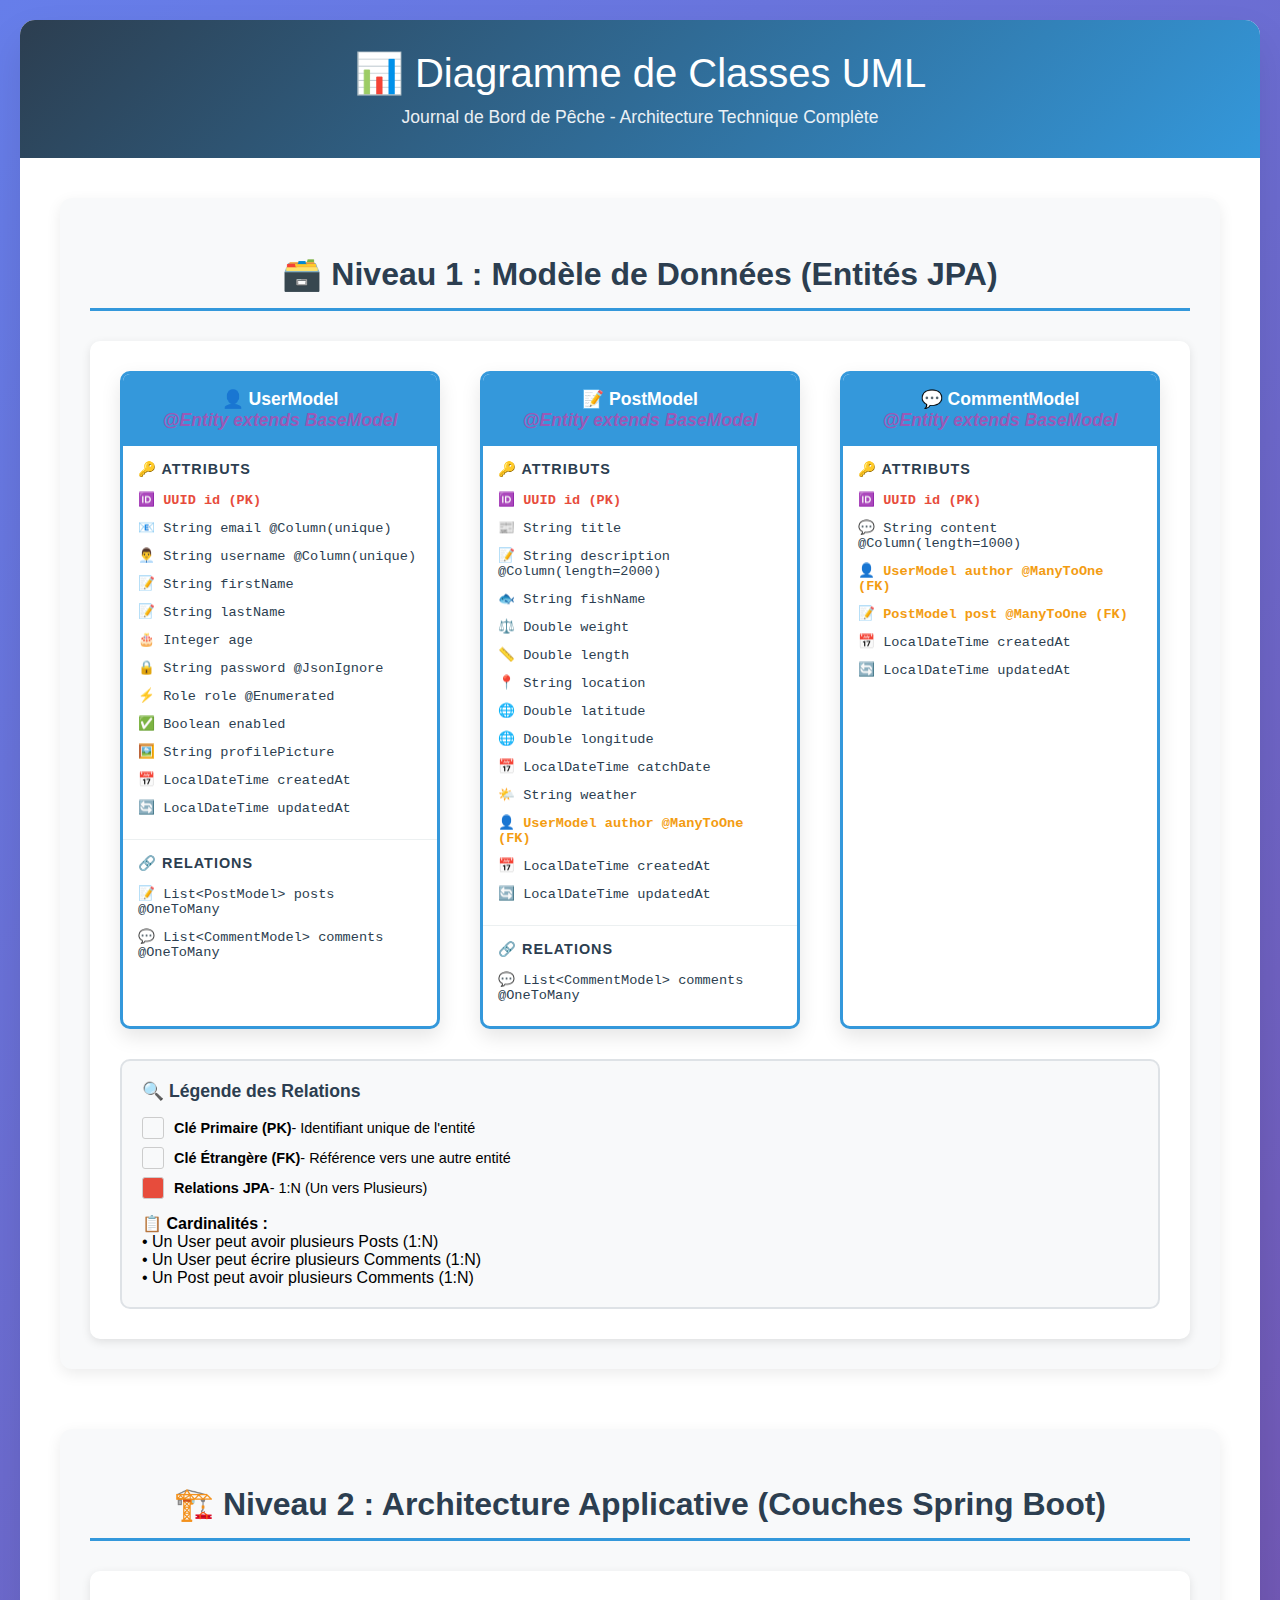
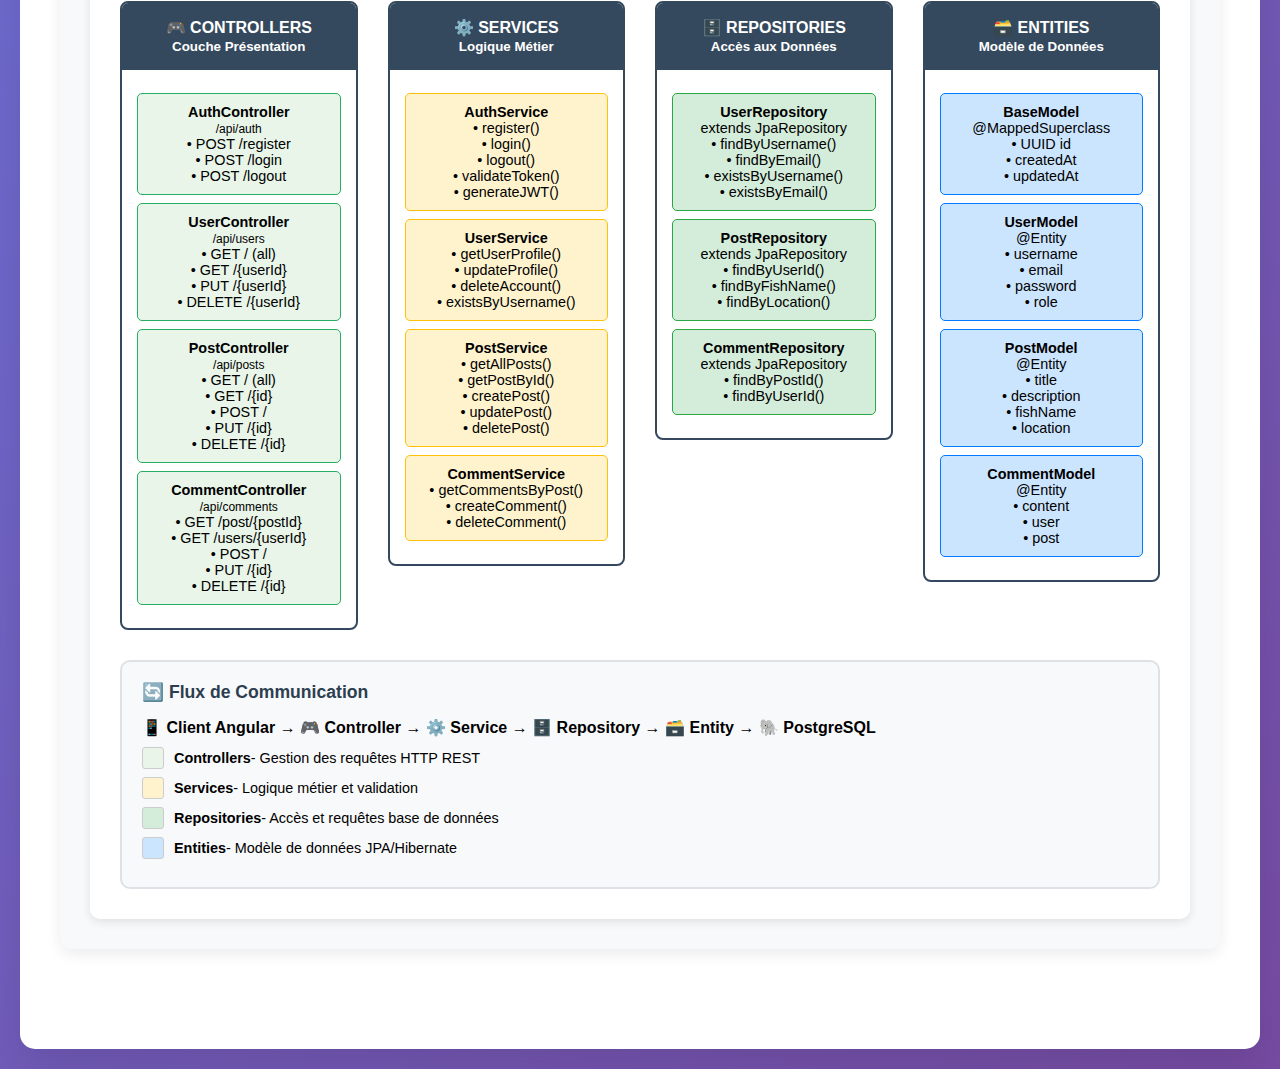
<file: BackEnd/Documentation/DgClasse.html>
<!DOCTYPE html>
<html lang="fr">
<head>
    <meta charset="UTF-8">
    <meta name="viewport" content="width=device-width, initial-scale=1.0">
    <title>Diagramme de Classes UML - Journal de Pêche</title>
    <style>
        body {
            font-family: 'Segoe UI', Tahoma, Geneva, Verdana, sans-serif;
            margin: 0;
            padding: 20px;
            background: linear-gradient(135deg, #667eea 0%, #764ba2 100%);
            min-height: 100vh;
        }
        
        .container {
            max-width: 1600px;
            margin: 0 auto;
            background: white;
            border-radius: 15px;
            box-shadow: 0 20px 40px rgba(0,0,0,0.1);
            overflow: hidden;
        }
        
        .header {
            background: linear-gradient(135deg, #2c3e50, #3498db);
            color: white;
            padding: 30px;
            text-align: center;
        }
        
        .header h1 {
            margin: 0;
            font-size: 2.5em;
            font-weight: 300;
        }
        
        .header p {
            margin: 10px 0 0 0;
            opacity: 0.9;
            font-size: 1.1em;
        }
        
        .content {
            padding: 40px;
        }
        
        .level-section {
            margin-bottom: 60px;
            background: #f8f9fa;
            border-radius: 12px;
            padding: 30px;
            box-shadow: 0 5px 15px rgba(0,0,0,0.08);
        }
        
        .level-title {
            color: #2c3e50;
            font-size: 2em;
            margin-bottom: 30px;
            text-align: center;
            font-weight: 600;
            border-bottom: 3px solid #3498db;
            padding-bottom: 15px;
        }
        
        .diagram-container {
            background: white;
            border-radius: 10px;
            padding: 30px;
            box-shadow: 0 3px 10px rgba(0,0,0,0.1);
            overflow-x: auto;
        }
        
        /* NIVEAU 1 - ENTITÉS */
        .entities-diagram {
            display: grid;
            grid-template-columns: 1fr 1fr 1fr;
            gap: 40px;
            justify-content: center;
            min-height: 600px;
            position: relative;
        }
        
        .entity-class {
            background: white;
            border: 3px solid #3498db;
            border-radius: 10px;
            min-height: 400px;
            box-shadow: 0 8px 20px rgba(0,0,0,0.1);
            transition: transform 0.3s ease;
            position: relative;
        }
        
        .entity-class:hover {
            transform: translateY(-5px);
            box-shadow: 0 12px 30px rgba(0,0,0,0.15);
        }
        
        .class-header {
            background: #3498db;
            color: white;
            padding: 15px;
            text-align: center;
            font-weight: bold;
            font-size: 1.1em;
            border-radius: 7px 7px 0 0;
        }
        
        .class-section {
            padding: 15px;
            border-bottom: 1px solid #ecf0f1;
        }
        
        .class-section:last-child {
            border-bottom: none;
        }
        
        .section-title {
            font-weight: bold;
            color: #2c3e50;
            margin-bottom: 10px;
            font-size: 0.9em;
            text-transform: uppercase;
            letter-spacing: 1px;
        }
        
        .attribute, .method {
            margin: 5px 0;
            font-family: 'Courier New', monospace;
            font-size: 0.85em;
            padding: 3px 0;
        }
        
        .attribute {
            color: #2c3e50;
        }
        
        .method {
            color: #27ae60;
        }
        
        .pk { color: #e74c3c; font-weight: bold; }
        .fk { color: #f39c12; font-weight: bold; }
        .annotation { color: #9b59b6; font-style: italic; }
        
        /* Relations entre entités */
        .relation-line {
            position: absolute;
            background: #e74c3c;
            z-index: 10;
        }
        
        .relation-horizontal {
            height: 3px;
            top: 50%;
            transform: translateY(-50%);
        }
        
        .relation-vertical {
            width: 3px;
            left: 50%;
            transform: translateX(-50%);
        }
        
        .relation-label {
            position: absolute;
            background: white;
            padding: 5px 10px;
            border: 2px solid #e74c3c;
            border-radius: 15px;
            font-size: 0.8em;
            font-weight: bold;
            color: #e74c3c;
            z-index: 15;
        }
        
        /* NIVEAU 2 - ARCHITECTURE */
        .architecture-diagram {
            display: grid;
            grid-template-columns: repeat(4, 1fr);
            gap: 30px;
            align-items: start;
            position: relative;
        }
        
        .layer {
            background: white;
            border: 2px solid #34495e;
            border-radius: 8px;
            min-height: 300px;
        }
        
        .layer-header {
            background: #34495e;
            color: white;
            padding: 15px;
            text-align: center;
            font-weight: bold;
            border-radius: 6px 6px 0 0;
        }
        
        .layer-content {
            padding: 15px;
        }
        
        .component {
            background: #ecf0f1;
            border: 1px solid #bdc3c7;
            border-radius: 5px;
            padding: 10px;
            margin: 8px 0;
            text-align: center;
            font-size: 0.9em;
            transition: background 0.3s ease;
        }
        
        .component:hover {
            background: #d5dbdb;
        }
        
        .controller { background: #e8f5e8; border-color: #27ae60; }
        .service { background: #fff3cd; border-color: #ffc107; }
        .repository { background: #d4edda; border-color: #28a745; }
        .entity { background: #cce5ff; border-color: #007bff; }
        
        /* Flèches de communication */
        .arrow {
            position: absolute;
            z-index: 5;
        }
        
        .arrow-right {
            width: 0;
            height: 0;
            border-left: 15px solid #34495e;
            border-top: 10px solid transparent;
            border-bottom: 10px solid transparent;
        }
        
        .flow-arrow {
            position: absolute;
            top: 50%;
            background: #34495e;
            height: 2px;
            z-index: 1;
        }
        
        .legend {
            background: #f8f9fa;
            border: 2px solid #dee2e6;
            border-radius: 10px;
            padding: 20px;
            margin-top: 30px;
        }
        
        .legend-title {
            font-weight: bold;
            color: #2c3e50;
            margin-bottom: 15px;
            font-size: 1.1em;
        }
        
        .legend-item {
            display: flex;
            align-items: center;
            margin: 8px 0;
            font-size: 0.9em;
        }
        
        .legend-color {
            width: 20px;
            height: 20px;
            border-radius: 3px;
            margin-right: 10px;
            border: 1px solid #ccc;
        }
        
        @media (max-width: 1200px) {
            .entities-diagram {
                grid-template-columns: 1fr;
                gap: 20px;
            }
            
            .architecture-diagram {
                grid-template-columns: repeat(2, 1fr);
            }
        }
        
        @media (max-width: 768px) {
            .architecture-diagram {
                grid-template-columns: 1fr;
            }
        }
    </style>
</head>
<body>
    <div class="container">
        <div class="header">
            <h1>📊 Diagramme de Classes UML</h1>
            <p>Journal de Bord de Pêche - Architecture Technique Complète</p>
        </div>
        
        <div class="content">
            <!-- NIVEAU 1 : MODÈLE DE DONNÉES -->
            <div class="level-section">
                <h2 class="level-title">🗃️ Niveau 1 : Modèle de Données (Entités JPA)</h2>
                
                <div class="diagram-container">
                    <div class="entities-diagram">
                        
                        <!-- UserModel -->
                        <div class="entity-class">
                            <div class="class-header">
                                👤 UserModel<br>
                                <span class="annotation">@Entity extends BaseModel</span>
                            </div>
                            
                            <div class="class-section">
                                <div class="section-title">🔑 Attributs</div>
                                <div class="attribute pk">🆔 UUID id (PK)</div>
                                <div class="attribute">📧 String email @Column(unique)</div>
                                <div class="attribute">👨‍💼 String username @Column(unique)</div>
                                <div class="attribute">📝 String firstName</div>
                                <div class="attribute">📝 String lastName</div>
                                <div class="attribute">🎂 Integer age</div>
                                <div class="attribute">🔒 String password @JsonIgnore</div>
                                <div class="attribute">⚡ Role role @Enumerated</div>
                                <div class="attribute">✅ Boolean enabled</div>
                                <div class="attribute">🖼️ String profilePicture</div>
                                <div class="attribute">📅 LocalDateTime createdAt</div>
                                <div class="attribute">🔄 LocalDateTime updatedAt</div>
                            </div>
                            
                            <div class="class-section">
                                <div class="section-title">🔗 Relations</div>
                                <div class="attribute">📝 List&lt;PostModel&gt; posts @OneToMany</div>
                                <div class="attribute">💬 List&lt;CommentModel&gt; comments @OneToMany</div>
                            </div>
                        </div>
                        
                        <!-- PostModel -->
                        <div class="entity-class">
                            <div class="class-header">
                                📝 PostModel<br>
                                <span class="annotation">@Entity extends BaseModel</span>
                            </div>
                            
                            <div class="class-section">
                                <div class="section-title">🔑 Attributs</div>
                                <div class="attribute pk">🆔 UUID id (PK)</div>
                                <div class="attribute">📰 String title</div>
                                <div class="attribute">📝 String description @Column(length=2000)</div>
                                <div class="attribute">🐟 String fishName</div>
                                <div class="attribute">⚖️ Double weight</div>
                                <div class="attribute">📏 Double length</div>
                                <div class="attribute">📍 String location</div>
                                <div class="attribute">🌐 Double latitude</div>
                                <div class="attribute">🌐 Double longitude</div>
                                <div class="attribute">📅 LocalDateTime catchDate</div>
                                <div class="attribute">🌤️ String weather</div>
                                <div class="attribute fk">👤 UserModel author @ManyToOne (FK)</div>
                                <div class="attribute">📅 LocalDateTime createdAt</div>
                                <div class="attribute">🔄 LocalDateTime updatedAt</div>
                            </div>
                            
                            <div class="class-section">
                                <div class="section-title">🔗 Relations</div>
                                <div class="attribute">💬 List&lt;CommentModel&gt; comments @OneToMany</div>
                            </div>
                        </div>
                        
                        <!-- CommentModel -->
                        <div class="entity-class">
                            <div class="class-header">
                                💬 CommentModel<br>
                                <span class="annotation">@Entity extends BaseModel</span>
                            </div>
                            
                            <div class="class-section">
                                <div class="section-title">🔑 Attributs</div>
                                <div class="attribute pk">🆔 UUID id (PK)</div>
                                <div class="attribute">💬 String content @Column(length=1000)</div>
                                <div class="attribute fk">👤 UserModel author @ManyToOne (FK)</div>
                                <div class="attribute fk">📝 PostModel post @ManyToOne (FK)</div>
                                <div class="attribute">📅 LocalDateTime createdAt</div>
                                <div class="attribute">🔄 LocalDateTime updatedAt</div>
                            </div>
                        </div>
                    </div>
                    
                    <div class="legend">
                        <div class="legend-title">🔍 Légende des Relations</div>
                        <div class="legend-item">
                            <div class="legend-color pk"></div>
                            <strong>Clé Primaire (PK)</strong> - Identifiant unique de l'entité
                        </div>
                        <div class="legend-item">
                            <div class="legend-color fk"></div>
                            <strong>Clé Étrangère (FK)</strong> - Référence vers une autre entité
                        </div>
                        <div class="legend-item">
                            <div class="legend-color" style="background: #e74c3c;"></div>
                            <strong>Relations JPA</strong> - 1:N (Un vers Plusieurs)
                        </div>
                        <div style="margin-top: 15px;">
                            <strong>📋 Cardinalités :</strong><br>
                            • Un User peut avoir plusieurs Posts (1:N)<br>
                            • Un User peut écrire plusieurs Comments (1:N)<br>
                            • Un Post peut avoir plusieurs Comments (1:N)
                        </div>
                    </div>
                </div>
            </div>
            
            <!-- NIVEAU 2 : ARCHITECTURE APPLICATIVE -->
            <div class="level-section">
                <h2 class="level-title">🏗️ Niveau 2 : Architecture Applicative (Couches Spring Boot)</h2>
                
                <div class="diagram-container">
                    <div class="architecture-diagram">
                        <!-- Couche Controller -->
                        <div class="layer">
                            <div class="layer-header">🎮 CONTROLLERS<br><small>Couche Présentation</small></div>
                            <div class="layer-content">
                                <div class="component controller">
                                    <strong>AuthController</strong><br>
                                    <small>/api/auth</small><br>
                                    • POST /register<br>
                                    • POST /login<br>
                                    • POST /logout
                                </div>
                                <div class="component controller">
                                    <strong>UserController</strong><br>
                                    <small>/api/users</small><br>
                                    • GET / (all)<br>
                                    • GET /{userId}<br>
                                    • PUT /{userId}<br>
                                    • DELETE /{userId}
                                </div>
                                <div class="component controller">
                                    <strong>PostController</strong><br>
                                    <small>/api/posts</small><br>
                                    • GET / (all)<br>
                                    • GET /{id}<br>
                                    • POST /<br>
                                    • PUT /{id}<br>
                                    • DELETE /{id}
                                </div>
                                <div class="component controller">
                                    <strong>CommentController</strong><br>
                                    <small>/api/comments</small><br>
                                    • GET /post/{postId}<br>
                                    • GET /users/{userId}<br>
                                    • POST /<br>
                                    • PUT /{id}<br>
                                    • DELETE /{id}
                                </div>
                            </div>
                        </div>
                        
                        <!-- Couche Service -->
                        <div class="layer">
                            <div class="layer-header">⚙️ SERVICES<br><small>Logique Métier</small></div>
                            <div class="layer-content">
                                <div class="component service">
                                    <strong>AuthService</strong><br>
                                    • register()<br>
                                    • login()<br>
                                    • logout()<br>
                                    • validateToken()<br>
                                    • generateJWT()
                                </div>
                                <div class="component service">
                                    <strong>UserService</strong><br>
                                    • getUserProfile()<br>
                                    • updateProfile()<br>
                                    • deleteAccount()<br>
                                    • existsByUsername()
                                </div>
                                <div class="component service">
                                    <strong>PostService</strong><br>
                                    • getAllPosts()<br>
                                    • getPostById()<br>
                                    • createPost()<br>
                                    • updatePost()<br>
                                    • deletePost()
                                </div>
                                <div class="component service">
                                    <strong>CommentService</strong><br>
                                    • getCommentsByPost()<br>
                                    • createComment()<br>
                                    • deleteComment()
                                </div>
                            </div>
                        </div>
                        
                        <!-- Couche Repository -->
                        <div class="layer">
                            <div class="layer-header">🗄️ REPOSITORIES<br><small>Accès aux Données</small></div>
                            <div class="layer-content">
                                <div class="component repository">
                                    <strong>UserRepository</strong><br>
                                    extends JpaRepository<br>
                                    • findByUsername()<br>
                                    • findByEmail()<br>
                                    • existsByUsername()<br>
                                    • existsByEmail()
                                </div>
                                <div class="component repository">
                                    <strong>PostRepository</strong><br>
                                    extends JpaRepository<br>
                                    • findByUserId()<br>
                                    • findByFishName()<br>
                                    • findByLocation()<br>
                                </div>
                                <div class="component repository">
                                    <strong>CommentRepository</strong><br>
                                    extends JpaRepository<br>
                                    • findByPostId()<br>
                                    • findByUserId()<br>
                                </div>
                            </div>
                        </div>
                        
                        <!-- Couche Entité -->
                        <div class="layer">
                            <div class="layer-header">🗃️ ENTITIES<br><small>Modèle de Données</small></div>
                            <div class="layer-content">
                                <div class="component entity">
                                    <strong>BaseModel</strong><br>
                                    @MappedSuperclass<br>
                                    • UUID id<br>
                                    • createdAt<br>
                                    • updatedAt
                                </div>
                                <div class="component entity">
                                    <strong>UserModel</strong><br>
                                    @Entity<br>
                                    • username<br>
                                    • email<br>
                                    • password<br>
                                    • role
                                </div>
                                <div class="component entity">
                                    <strong>PostModel</strong><br>
                                    @Entity<br>
                                    • title<br>
                                    • description<br>
                                    • fishName<br>
                                    • location
                                </div>
                                <div class="component entity">
                                    <strong>CommentModel</strong><br>
                                    @Entity<br>
                                    • content<br>
                                    • user<br>
                                    • post
                                </div>
                            </div>
                        </div>
                    </div>
                    
                    <div class="legend">
                        <div class="legend-title">🔄 Flux de Communication</div>
                        <div style="margin-bottom: 10px;">
                            <strong>📱 Client Angular</strong> → <strong>🎮 Controller</strong> → <strong>⚙️ Service</strong> → <strong>🗄️ Repository</strong> → <strong>🗃️ Entity</strong> → <strong>🐘 PostgreSQL</strong>
                        </div>
                        <div class="legend-item">
                            <div class="legend-color controller"></div>
                            <strong>Controllers</strong> - Gestion des requêtes HTTP REST
                        </div>
                        <div class="legend-item">
                            <div class="legend-color service"></div>
                            <strong>Services</strong> - Logique métier et validation
                        </div>
                        <div class="legend-item">
                            <div class="legend-color repository"></div>
                            <strong>Repositories</strong> - Accès et requêtes base de données
                        </div>
                        <div class="legend-item">
                            <div class="legend-color entity"></div>
                            <strong>Entities</strong> - Modèle de données JPA/Hibernate
                        </div>
                    </div>
                </div>
            </div>
        </div>
    </div>
</body>
</html>
</file>
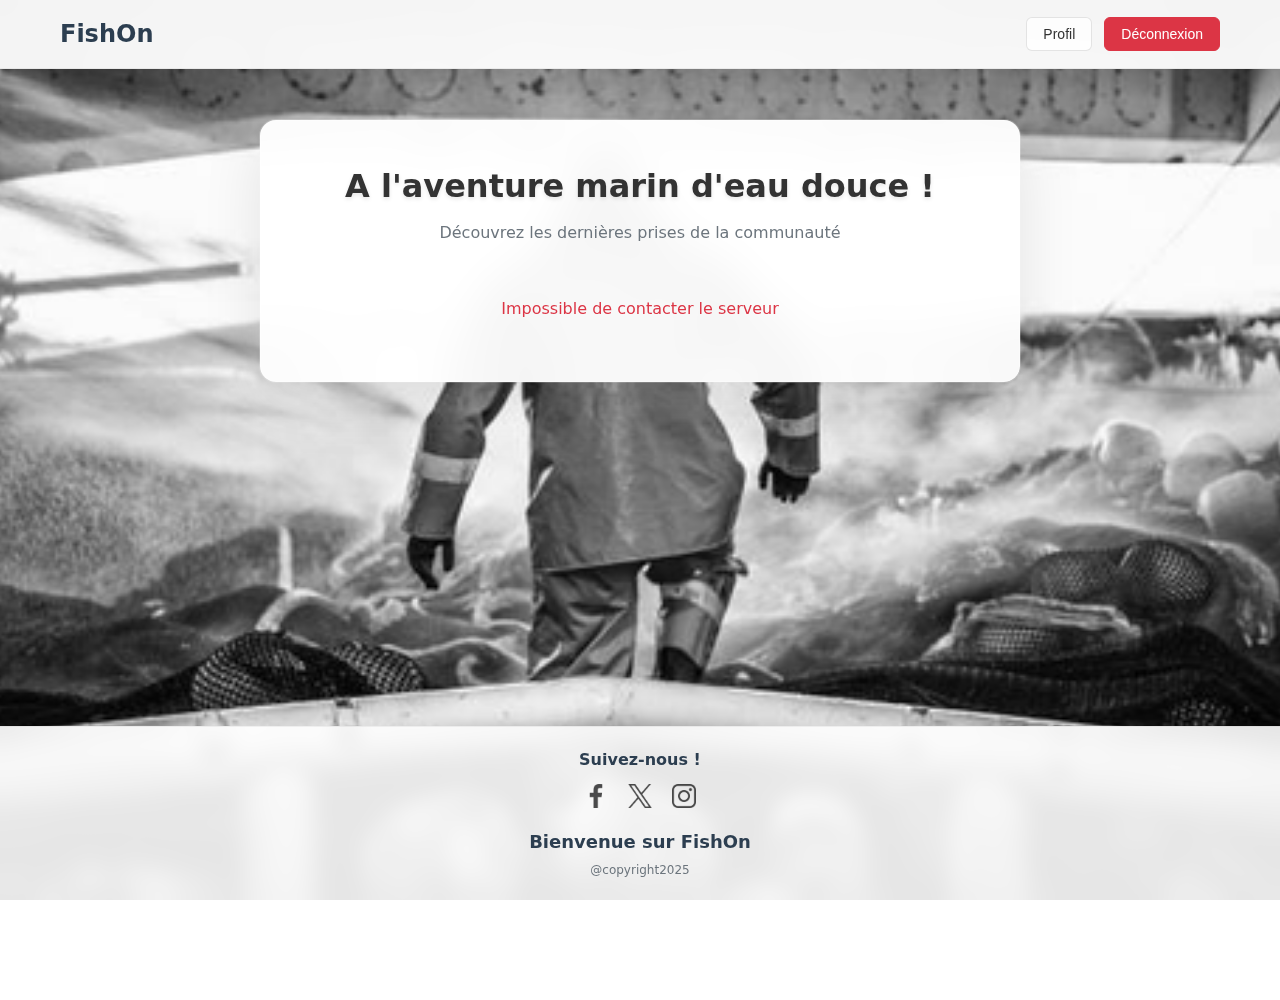
<file: FishOnFrontEnd/HTML/feed.html>
<!DOCTYPE html>
<html lang="fr">
<head>
    <meta charset="UTF-8">
    <meta name="viewport" content="width=device-width, initial-scale=1.0">
    <meta name="description" content="FishOn - Fil d'actualité des pêcheurs">
    <title>FishOn - Feed</title>
    <link rel="stylesheet" href="../CSS/feed.css">
</head>
<body>

<!-- ========== BARRE DE NAVIGATION ========== -->
<!-- Barre de navigation fixe en haut de la page avec logo et boutons utilisateur -->
<nav class="nav-bar">
    <div class="nav-container">
        <!-- Logo de l'application FishOn -->
        <div class="nav-logo">
            <span class="nav-brand">FishOn</span>
        </div>

        <!-- Boutons de navigation pour l'utilisateur connecté -->
        <div class="nav-buttons">
            <button id="profileBtn" class="nav-btn">Profil</button>
            <button id="logoutBtn" class="nav-btn btn-logout">Déconnexion</button>
        </div>
    </div>
</nav>

<!-- ========== CONTENU PRINCIPAL DE LA PAGE ========== -->
<!-- Container principal qui contient tout le feed des publications -->
<div class="feed-container">
    <!-- Carte principale du feed avec titre et publications -->
    <div class="feed-card">

        <!-- ========== EN-TÊTE DU FEED ========== -->
        <!-- Titre et sous-titre d'accueil du feed -->
        <div class="feed-title">
            <h1>A l'aventure marin d'eau douce !</h1>
            <p class="feed-subtitle">Découvrez les dernières prises de la communauté</p>
        </div>

        <!-- ========== MESSAGES D'ÉTAT ========== -->
        <!-- Message affiché pendant le chargement des publications -->
        <div id="loadingMessage" class="loading-message">
            Chargement des publications...
        </div>

        <!-- Message d'erreur en cas de problème de chargement (caché par défaut) -->
        <div id="errorMessage" class="error-message" style="display: none;">
            Une erreur est survenue lors du chargement
        </div>

        <!-- ========== CONTAINER DES PUBLICATIONS ========== -->
        <!-- Zone où seront injectées dynamiquement toutes les publications via JavaScript -->
        <div id="postsContainer" class="posts-container">
            <!-- Les posts seront ajoutés dynamiquement par JavaScript -->
        </div>
    </div>
</div>

<!-- ========== TEMPLATES HTML (INVISIBLES) ========== -->
<!-- Ces templates sont utilisés par JavaScript pour créer dynamiquement le contenu -->

<!-- ========== TEMPLATE PRINCIPAL D'UNE PUBLICATION ========== -->
<!-- Structure HTML réutilisable pour chaque publication de pêche -->
<template id="post-template">
    <div class="post-card">

        <!-- En-tête de la publication avec informations sur l'auteur -->
        <div class="post-header">
            <div class="post-author-info">
                <!-- Avatar de l'auteur de la publication -->
                <div class="post-author-avatar">
                    <img class="avatar-img" src="" alt="" loading="lazy">
                </div>
                <!-- Détails de l'auteur (nom et date de publication) -->
                <div class="post-author-details">
                    <div class="post-author"></div>
                    <div class="post-date"></div>
                </div>
            </div>
        </div>

        <!-- Contenu principal de la publication (titre, description, image) -->
        <div class="post-content">
            <h2 class="post-title"></h2>
            <p class="post-description"></p>
            <!-- Image de la prise de pêche (cachée si pas d'image, cliquable pour agrandir) -->
            <img class="post-image" src="" alt="Photo de pêche" loading="lazy" style="display: none; cursor: pointer;">
        </div>

        <!-- ========== DÉTAILS DE LA PÊCHE ========== -->
        <!-- Section pour afficher les détails techniques de la pêche (lieu, poisson, etc.) -->
        <div class="post-details">
            <!-- Les détails seront ajoutés dynamiquement par JavaScript -->
        </div>

        <!-- ========== SECTION COMMENTAIRES ========== -->
        <!-- Section complète pour la gestion des commentaires -->
        <div class="comments-section">
            <!-- Titre des commentaires avec icône toggle et compteur -->
            <h3 class="comments-title">
                <span class="comments-toggle-icon">▶</span>
                <span class="comments-count">Commentaires (0)</span>
            </h3>

            <!-- Contenu des commentaires (caché par défaut, s'ouvre au clic) -->
            <div class="comments-content hidden">
                <!-- Liste des commentaires existants -->
                <div class="comments-list">
                    <!-- Les commentaires seront ajoutés ici dynamiquement -->
                </div>

                <!-- Bouton pour ouvrir le formulaire d'ajout de commentaire -->
                <button class="add-comment-toggle">
                    💬 Ajouter un commentaire
                </button>

                <!-- Formulaire d'ajout de nouveau commentaire (caché par défaut) -->
                <form class="add-comment-form hidden">
                    <!-- Zone de texte pour saisir le commentaire -->
                    <textarea
                            class="comment-input"
                            placeholder="Écrivez votre commentaire..."
                            maxlength="1000"
                            required
                    ></textarea>
                    <!-- Boutons d'action du formulaire -->
                    <div class="comment-form-buttons">
                        <button type="button" class="comment-btn comment-btn-cancel">
                            Annuler
                        </button>
                        <button type="submit" class="comment-btn comment-btn-submit">
                            Publier
                        </button>
                    </div>
                </form>
            </div>
        </div>
    </div>
</template>

<!-- ========== TEMPLATE POUR UN DÉTAIL DE PÊCHE ========== -->
<!-- Structure pour afficher un détail spécifique (ex: "Lieu: Lac de Savoie") -->
<template id="detail-template">
    <div class="detail-item">
        <div class="detail-label"></div> <!-- Label du détail (ex: "Lieu") -->
        <div class="detail-value"></div> <!-- Valeur du détail (ex: "Lac de Savoie") -->
    </div>
</template>

<!-- ========== TEMPLATE POUR UN COMMENTAIRE ========== -->
<!-- Structure HTML pour chaque commentaire individuel -->
<template id="comment-template">
    <div class="comment-item">
        <!-- En-tête du commentaire avec avatar et informations auteur -->
        <div class="comment-header">
            <div class="comment-author-info">
                <!-- Avatar de l'auteur du commentaire -->
                <div class="comment-author-avatar">
                    <img class="comment-avatar-img" src="" alt="" loading="lazy">
                </div>
                <!-- Détails de l'auteur du commentaire (nom et date) -->
                <div class="comment-author-details">
                    <div class="comment-author"></div>
                    <div class="comment-date"></div>
                </div>
            </div>
        </div>
        <!-- Contenu textuel du commentaire -->
        <div class="comment-content"></div>
    </div>
</template>

<!-- ========== TEMPLATE POUR MESSAGE "AUCUN COMMENTAIRE" ========== -->
<!-- Affiché quand une publication n'a pas encore de commentaires -->
<template id="no-comments-template">
    <div class="no-comments">Aucun commentaire pour le moment</div>
</template>

<!-- ========== TEMPLATE POUR FEED VIDE ========== -->
<!-- Affiché quand aucune publication n'est disponible dans le feed -->
<template id="empty-feed-template">
    <div class="empty-feed-message">
        <div class="empty-feed-icon">🎣</div>
        <div class="empty-feed-title">Aucune publication à afficher</div>
        <div class="empty-feed-subtitle">
            La communauté n'a pas encore partagé de prises.<br>
            Revenez plus tard pour découvrir les dernières captures !
        </div>
    </div>
</template>

<!-- ========== PIED DE PAGE ========== -->
<!-- Footer avec liens sociaux et informations sur l'application -->
<footer>
    <div class="footer-content">
        <h3 class="footer-title">Suivez-nous !</h3>

        <!-- Icônes et liens vers les réseaux sociaux -->
        <ul class="social-links">
            <li><img src="../IMG/Facebook.png" alt="Facebook"></li>
            <li><img src="../IMG/X.png" alt="X (Twitter)"></li>
            <li><img src="../IMG/Instagram.png" alt="Instagram"></li>
        </ul>

        <!-- Informations de marque et copyright -->
        <div class="footer-brand">Bienvenue sur FishOn</div>
        <div class="footer-copyright">@copyright2025</div>
    </div>
</footer>

<!-- ========== SCRIPTS JAVASCRIPT ========== -->
<!-- Chargement des scripts pour les fonctionnalités de l'application -->
<script src="../JS/API.js"></script>     <!-- Gestion des appels API -->
<script src="../JS/Feed.js"></script>    <!-- Logique du feed et interactions -->

</body>
</html>
</file>
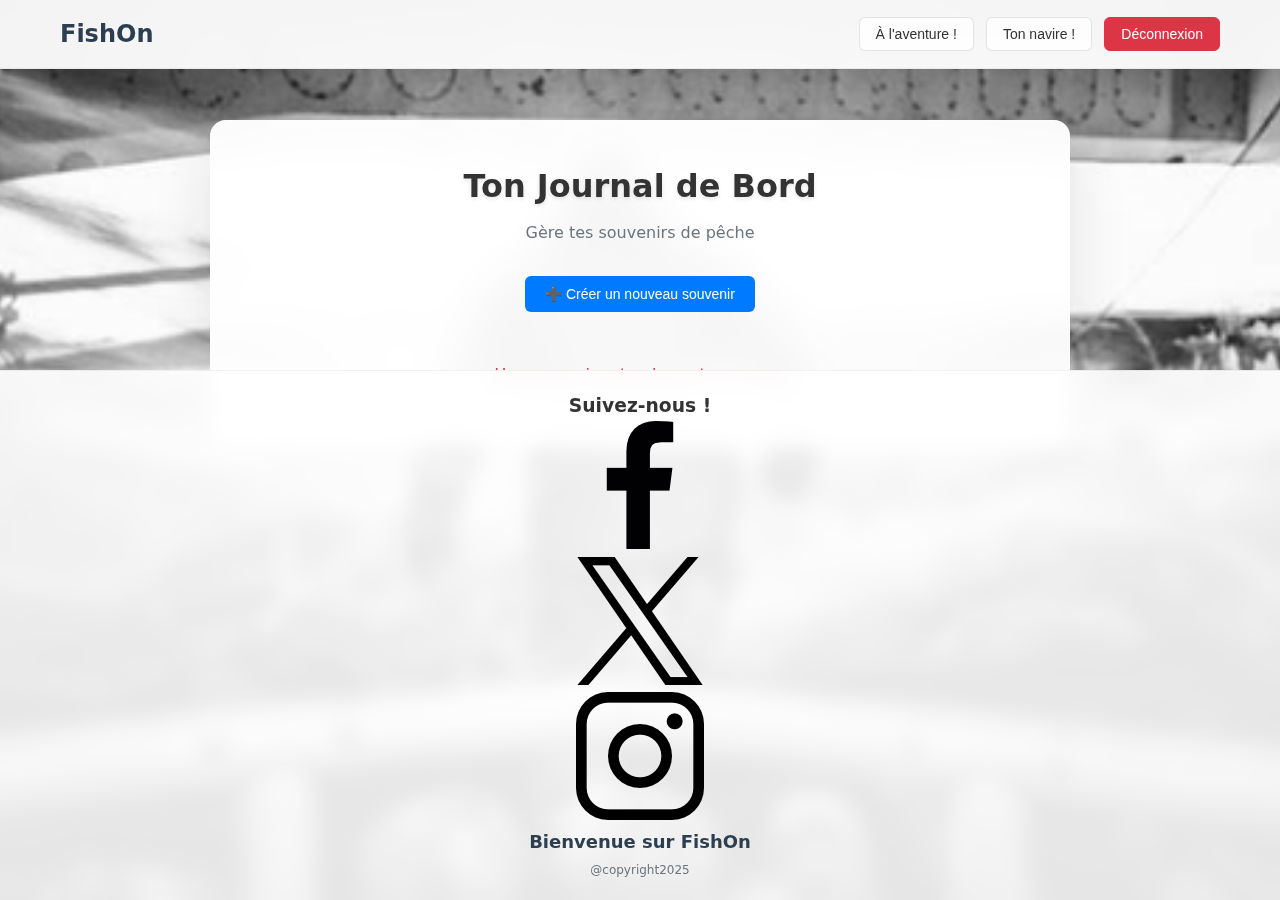
<file: FishOnFrontEnd/HTML/journal.html>
<!DOCTYPE html>
<html lang="fr">
<head>
    <meta charset="UTF-8">
    <meta name="viewport" content="width=device-width, initial-scale=1.0">
    <meta name="description" content="FishOn - Journal de bord personnel">
    <title>FishOn - Journal de Bord</title>
    <link rel="stylesheet" href="../CSS/journal.css">
</head>
<body>

<!-- ========== NAVIGATION ========== -->
<nav class="nav-bar">
    <div class="nav-container">
        <div class="nav-logo">
            <span class="nav-brand">FishOn</span>
        </div>
        <div class="nav-buttons">
            <button id="feedBtn" class="nav-btn">À l'aventure !</button>
            <button id="profileBtn" class="nav-btn">Ton navire !</button>
            <button id="logoutBtn" class="nav-btn btn-logout">Déconnexion</button>
        </div>
    </div>
</nav>

<!-- ========== CONTENU PRINCIPAL ========== -->
<div class="main-container">
    <div class="main-card">

        <!-- ========== TITRE ========== -->
        <div class="page-title">
            <h1>Ton Journal de Bord</h1>
            <p class="page-subtitle">Gère tes souvenirs de pêche</p>
        </div>

        <!-- ========== BOUTON CRÉATION ========== -->
        <div style="text-align: center; margin-bottom: 30px;">
            <button id="toggleCreatePostBtn" class="btn btn-primary">
                ➕ Créer un nouveau souvenir
            </button>
        </div>

        <!-- ========== FORMULAIRE CRÉATION ========== -->
        <div id="createPostForm" class="post-card hidden">
            <h3 style="margin-bottom: 20px; text-align: center;">Nouveau Souvenir</h3>
            <form id="postForm">
                <div class="form-group">
                    <label for="post-title" class="form-label">Titre</label>
                    <input type="text" id="post-title" class="form-input" placeholder="Ma belle prise..." required>
                </div>

                <div class="form-group">
                    <label for="post-description" class="form-label">Description</label>
                    <textarea id="post-description" class="form-textarea" placeholder="Raconte ton histoire..." required></textarea>
                </div>

                <div class="form-group">
                    <label for="post-fish" class="form-label">Poisson</label>
                    <input type="text" id="post-fish" class="form-input" placeholder="Truite, Brochet..." required>
                </div>

                <div class="form-group">
                    <label for="post-photo" class="form-label">Photo (URL)</label>
                    <input type="url" id="post-photo" class="form-input" placeholder="https://..." required>
                </div>

                <div style="display: grid; grid-template-columns: 1fr 1fr; gap: 16px;">
                    <div class="form-group">
                        <label for="post-weight" class="form-label">Poids (kg)</label>
                        <input type="number" id="post-weight" class="form-input" step="0.1" placeholder="2.5">
                    </div>
                    <div class="form-group">
                        <label for="post-length" class="form-label">Longueur (cm)</label>
                        <input type="number" id="post-length" class="form-input" placeholder="45">
                    </div>
                </div>

                <div class="form-group">
                    <label for="post-location" class="form-label">Lieu</label>
                    <input type="text" id="post-location" class="form-input" placeholder="Lac de...">
                </div>

                <div class="form-group">
                    <label for="post-date" class="form-label">Date de capture</label>
                    <input type="datetime-local" id="post-date" class="form-input">
                </div>

                <div class="flex-end">
                    <button type="button" id="cancelPostBtn" class="btn btn-secondary">Annuler</button>
                    <button type="submit" class="btn btn-primary btn-submit">Publier le souvenir</button>
                </div>
            </form>
        </div>

        <!-- ========== MESSAGES D'ÉTAT ========== -->
        <div id="loadingMessage" class="loading-message">
            Chargement de tes souvenirs...
        </div>

        <div id="errorMessage" class="error-message" style="display: none;">
            Une erreur est survenue
        </div>

        <!-- ========== DERNIÈRE PUBLICATION ========== -->
        <div id="latestPostSection" style="display: none;">
            <h2 class="section-title">📸 Dernière Prise</h2>
            <div id="latestPostContainer">
                <!-- Dernière publication injectée ici -->
            </div>
        </div>

        <!-- ========== SOUVENIRS ========== -->
        <div id="memoryPostsSection" style="display: none;">
            <h2 class="section-title">🎣 Tes Souvenirs</h2>
            <div id="memoryPostsContainer" class="grid-2">
                <!-- Souvenirs injectés ici -->
            </div>
        </div>

    </div>
</div>

<!-- ========== TEMPLATES ========== -->

<!-- Template dernière publication -->
<template id="latest-post-template">
    <div class="post-card">
        <div class="post-header">
            <img class="avatar-img" src="" alt="">
            <div class="post-info">
                <div class="post-author"></div>
                <div class="post-date"></div>
            </div>
        </div>
        <div class="post-content">
            <h3 class="post-title"></h3>
            <p class="post-description"></p>
            <img class="post-image" src="" alt="" style="display: none;">
        </div>
        <div class="post-details">
            <!-- Détails injectés dynamiquement -->
        </div>
        <div class="flex-end">
            <button class="btn btn-edit btn-edit-post">Modifier</button>
            <button class="btn btn-delete btn-delete-post">Supprimer</button>
        </div>
    </div>
</template>

<!-- Template souvenir -->
<template id="souvenir-post-template">
    <div class="post-card">
        <img class="post-image souvenir-img" src="" alt="">
        <h4 class="post-title souvenir-title"></h4>
        <p style="color: #007bff; font-weight: 500; margin-bottom: 8px;" class="souvenir-fish"></p>
        <p style="font-size: 12px; color: #6c757d; margin-bottom: 12px;" class="souvenir-date"></p>
        <div class="souvenir-details" style="display: flex; gap: 12px; margin-bottom: 12px;">
            <!-- Détails compacts -->
        </div>
        <div class="flex-end">
            <button class="btn btn-edit btn-edit-souvenir">Modifier</button>
            <button class="btn btn-delete btn-delete-souvenir">Supprimer</button>
        </div>
    </div>
</template>

<!-- Template détail -->
<template id="detail-template">
    <div class="detail-item">
        <div class="detail-label"></div>
        <div class="detail-value"></div>
    </div>
</template>

<!-- Template état vide -->
<template id="empty-page-template">
    <div class="empty-state">
        <div class="empty-icon">🎣</div>
        <div class="empty-title">Aucun souvenir</div>
        <p>Crée ton premier souvenir de pêche !</p>
    </div>
</template>

<!-- Templates modals (inchangés) -->
<template id="edit-post-modal-template">
    <div class="modal-overlay">
        <div class="modal-content">
            <div style="display: flex; justify-content: space-between; align-items: center; margin-bottom: 20px;">
                <h3>Modifier le souvenir</h3>
                <button class="modal-close" style="background: none; border: none; font-size: 24px; cursor: pointer;">&times;</button>
            </div>
            <form class="edit-post-form">
                <div class="form-group">
                    <label class="form-label">Titre</label>
                    <input type="text" id="edit-post-title" class="form-input" required>
                </div>
                <div class="form-group">
                    <label class="form-label">Description</label>
                    <textarea id="edit-post-description" class="form-textarea" required></textarea>
                </div>
                <div class="form-group">
                    <label class="form-label">Poisson</label>
                    <input type="text" id="edit-post-fish" class="form-input" required>
                </div>
                <div class="form-group">
                    <label class="form-label">Photo (URL)</label>
                    <input type="url" id="edit-post-photo" class="form-input">
                </div>
                <div style="display: grid; grid-template-columns: 1fr 1fr; gap: 16px;">
                    <div class="form-group">
                        <label class="form-label">Poids (kg)</label>
                        <input type="number" id="edit-post-weight" class="form-input" step="0.1">
                    </div>
                    <div class="form-group">
                        <label class="form-label">Longueur (cm)</label>
                        <input type="number" id="edit-post-length" class="form-input">
                    </div>
                </div>
                <div class="form-group">
                    <label class="form-label">Lieu</label>
                    <input type="text" id="edit-post-location" class="form-input">
                </div>
                <div class="form-group">
                    <label class="form-label">Date</label>
                    <input type="datetime-local" id="edit-post-date" class="form-input">
                </div>
                <div class="flex-end">
                    <button type="button" class="btn btn-secondary btn-cancel">Annuler</button>
                    <button type="submit" class="btn btn-primary btn-save">Sauvegarder</button>
                </div>
            </form>
        </div>
    </div>
</template>

<template id="delete-confirmation-modal-template">
    <div class="modal-overlay">
        <div class="modal-content">
            <div style="display: flex; justify-content: space-between; align-items: center; margin-bottom: 20px;">
                <h3>Confirmer la suppression</h3>
                <button class="modal-close" style="background: none; border: none; font-size: 24px; cursor: pointer;">&times;</button>
            </div>
            <p style="margin-bottom: 20px;">Êtes-vous sûr de vouloir supprimer ce souvenir ? Cette action est irréversible.</p>
            <div class="flex-end">
                <button class="btn btn-secondary btn-cancel">Annuler</button>
                <button class="btn btn-delete btn-delete-confirm">Supprimer</button>
            </div>
        </div>
    </div>
</template>

<!-- ========== FOOTER ========== -->
<footer>
    <div class="footer-content">
        <h3 class="footer-title">Suivez-nous !</h3>

        <!-- Icônes et liens vers les réseaux sociaux -->
        <ul class="social-links">
            <li><img src="../IMG/Facebook.png" alt="Facebook"></li>
            <li><img src="../IMG/X.png" alt="X (Twitter)"></li>
            <li><img src="../IMG/Instagram.png" alt="Instagram"></li>
        </ul>

        <!-- Informations de marque et copyright -->
        <div class="footer-brand">Bienvenue sur FishOn</div>
        <div class="footer-copyright">@copyright2025</div>
    </div>
</footer>

<!-- ========== SCRIPTS ========== -->
<script src="../JS/API.js"></script>
<script src="../JS/ErrorHandler.js"></script>
<script src="../JS/APIService.js"></script>
<script src="../JS/utils.js"></script>
<script src="../JS/Journal.js"></script>

</body>
</html>
</file>
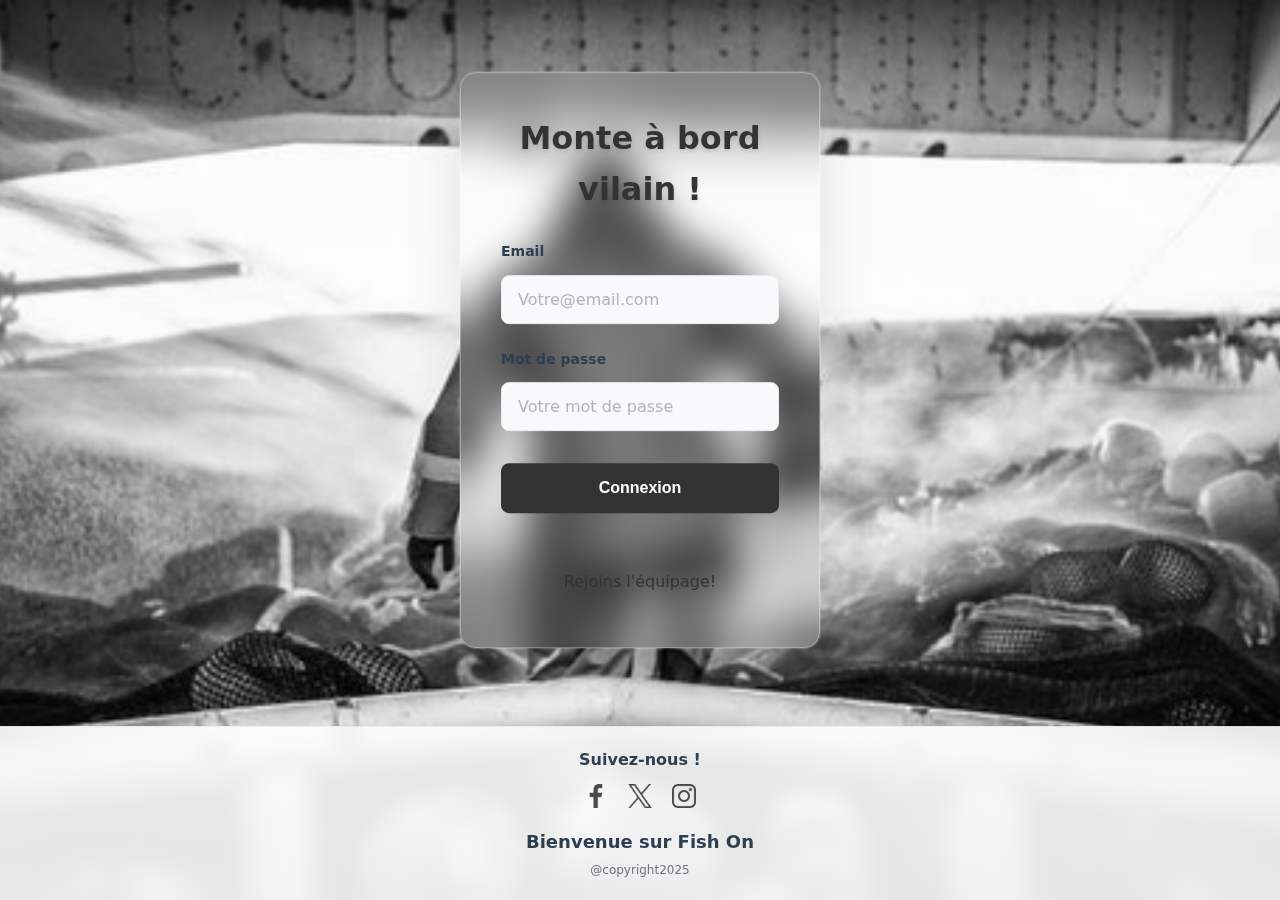
<file: FishOnFrontEnd/HTML/login.html>
<!DOCTYPE html>
<html lang="fr">
<head>
    <meta charset="UTF-8">
    <meta name="viewport" content="width=device-width, initial-scale=1.0">
    <meta name="description" content="FishOn - Connexion à votre compte de pêche">
    <title>FishOn - Connexion</title>
    <link rel="stylesheet" href="../CSS/auth.css">
</head>
<body>
    <!-- Container principal centré -->
    <div class="auth-container">
        <!-- Carte formulaire -->
        <div class="auth-card">
            <!-- Titre principal -->
            <div class="auth-title">
                <h1>Monte à bord vilain !</h1>
            </div>
            <form id="formLogin" class="auth-form">
                <!-- Champ Email -->
                <div class="form-group">
                    <label for="email" class="form-label">Email</label>
                    <input
                        type="email"
                        id="email"
                        name="email"
                        class="form-input"
                        placeholder="Votre@email.com"
                        required
                    >
                </div>

                <!-- Champ mot de passe -->
                <div class="form-group">
                    <label for="password" class="form-label">Mot de passe</label>
                    <input
                        type="password"
                        id="password"
                        name="password"
                        class="form-input"
                        placeholder="Votre mot de passe"
                        minlength="5"
                        required
                    >
                </div>

                <!-- Bouton de connexion -->
                <button type="submit" class="btn-primary">Connexion</button>

                <!-- Lien inscription -->
                <a href="register.html" class="link-secondary">Rejoins l'équipage!</a>
            </form>
        </div>
    </div>

    <!-- Footer -->
    <footer>
        <div class="footer-content">
            <h3 class="footer-title">Suivez-nous !</h3>
            
            <!-- Icônes réseaux sociaux -->
            <ul class="social-links">
                <li><img src="../IMG/Facebook.png" alt="Facebook"></li>
                <li><img src="../IMG/X.png" alt="X (Twitter)"></li>
                <li><img src="../IMG/Instagram.png" alt="Instagram"></li>
            </ul>

            <div class="footer-brand">Bienvenue sur Fish On</div>
            <div class="footer-copyright">@copyright2025</div>
        </div>
    </footer>

    <script src="../JS/API.js"></script>
    <script src="../JS/Auth.js"></script>
</body>
</html>
</file>
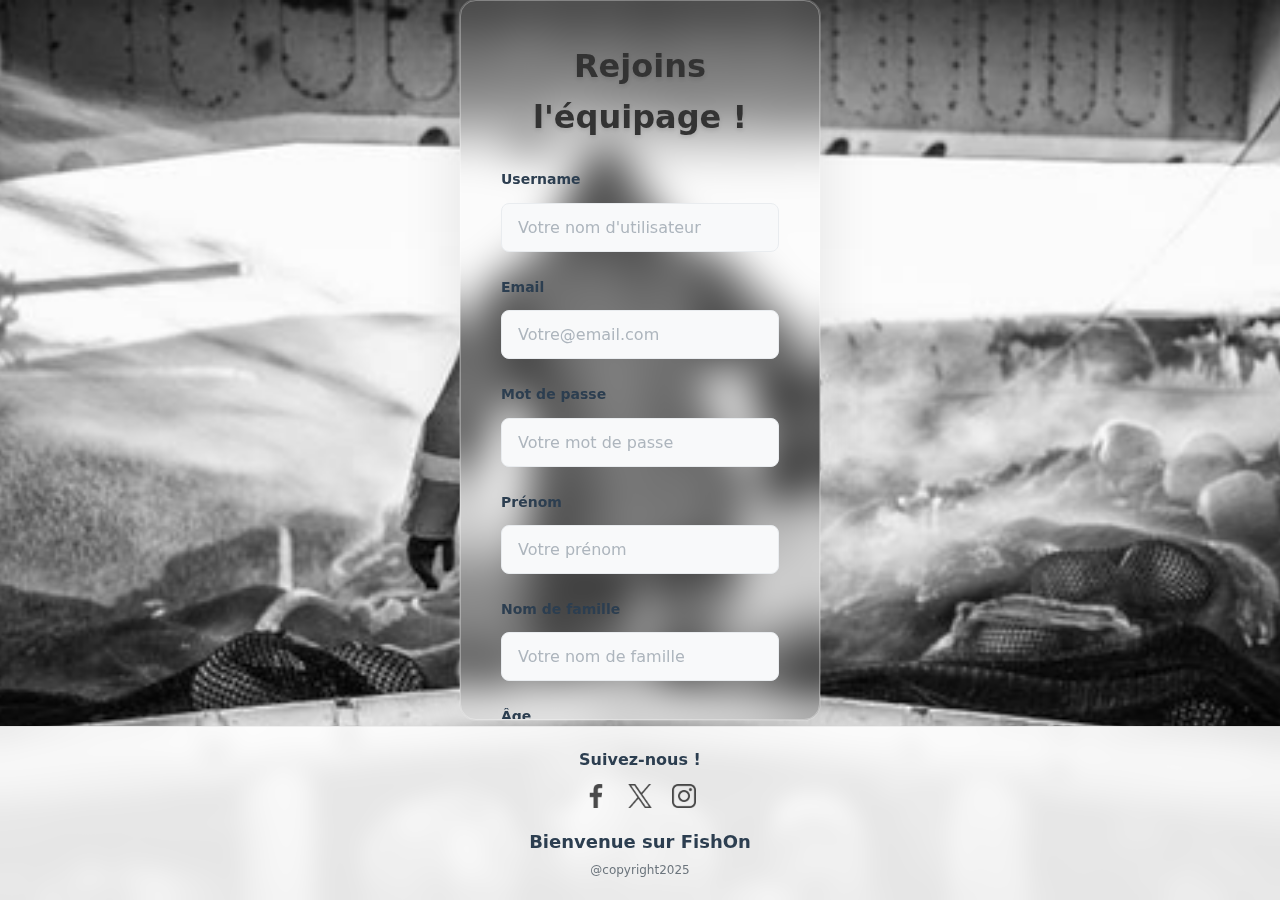
<file: FishOnFrontEnd/HTML/register.html>
<!DOCTYPE html>
<html lang="fr">
<head>
    <meta charset="UTF-8">
    <meta name="viewport" content="width=device-width, initial-scale=1.0">
    <meta name="description" content="FishOn - Créez votre compte de pêche">
    <title>FishOn - Création de compte</title>
    <link rel="stylesheet" href="../CSS/auth.css">
</head>
<body>
<!-- Container principal centré -->
<div class="auth-container">
    <!-- Carte formulaire -->
    <div class="auth-card">
        <!-- Titre principal -->
        <div class="auth-title">
            <h1>Rejoins l'équipage !</h1>
        </div>

        <!-- Formulaire d'inscription -->
        <form id="formRegister" class="auth-form">
            <!-- Champ Username -->
            <div class="form-group">
                <label for="username" class="form-label">Username</label>
                <input
                        type="text"
                        id="username"
                        name="username"
                        class="form-input"
                        placeholder="Votre nom d'utilisateur"
                        required
                >
            </div>

            <!-- Champ Email -->
            <div class="form-group">
                <label for="email" class="form-label">Email</label>
                <input
                        type="email"
                        id="email"
                        name="email"
                        class="form-input"
                        placeholder="Votre@email.com"
                        required
                >
            </div>

            <!-- Champ Mot de passe -->
            <div class="form-group">
                <label for="password" class="form-label">Mot de passe</label>
                <input
                        type="password"
                        id="password"
                        name="password"
                        class="form-input"
                        placeholder="Votre mot de passe"
                        minlength="5"
                        required
                >
            </div>

            <!-- Champ Prénom -->
            <div class="form-group">
                <label for="firstname" class="form-label">Prénom</label>
                <input
                        type="text"
                        id="firstname"
                        name="firstname"
                        class="form-input"
                        placeholder="Votre prénom"
                        required
                >
            </div>

            <!-- Champ Nom de famille -->
            <div class="form-group">
                <label for="lastname" class="form-label">Nom de famille</label>
                <input
                        type="text"
                        id="lastname"
                        name="lastname"
                        class="form-input"
                        placeholder="Votre nom de famille"
                        required
                >
            </div>

            <!-- Champ Âge -->
            <div class="form-group">
                <label for="age" class="form-label">Âge</label>
                <input
                        type="number"
                        id="age"
                        name="age"
                        class="form-input"
                        placeholder="Votre âge"
                        min="9"
                        max="99"
                        required
                >
            </div>

            <!-- Champ Photo de profil (optionnel) -->
            <div class="form-group">
                <label for="profilepicture" class="form-label">Photo de profil</label>
                <input
                        type="url"
                        id="profilepicture"
                        name="profilepicture"
                        class="form-input"
                        placeholder="https://exemple.com/votre-photo.jpg"
                >
            </div>

            <!-- Bouton de soumission du formulaire -->
            <button type="submit" class="btn-primary">Créez votre compte !</button>

            <!-- Lien vers la page de connexion -->
            <a href="login.html" class="link-secondary">Déjà membre ? Connecte-toi !</a>
        </form>
    </div>
</div>

<!-- Footer -->
<footer>
    <div class="footer-content">
        <h3 class="footer-title">Suivez-nous !</h3>

        <!-- Icônes réseaux sociaux -->
        <ul class="social-links">
            <li><img src="../IMG/Facebook.png" alt="Facebook"></li>
            <li><img src="../IMG/X.png" alt="X (Twitter)"></li>
            <li><img src="../IMG/Instagram.png" alt="Instagram"></li>
        </ul>

        <div class="footer-brand">Bienvenue sur FishOn</div>
        <div class="footer-copyright">@copyright2025</div>
    </div>
</footer>

<!-- Scripts JavaScript -->
<script src="../JS/API.js"></script>
<script src="../JS/ErrorHandler.js"></script>
<script src="../JS/APIService.js"></script>
<script src="../JS/utils.js"></script>
<script src="../JS/Auth.js"></script>
</body>
</html>
</file>
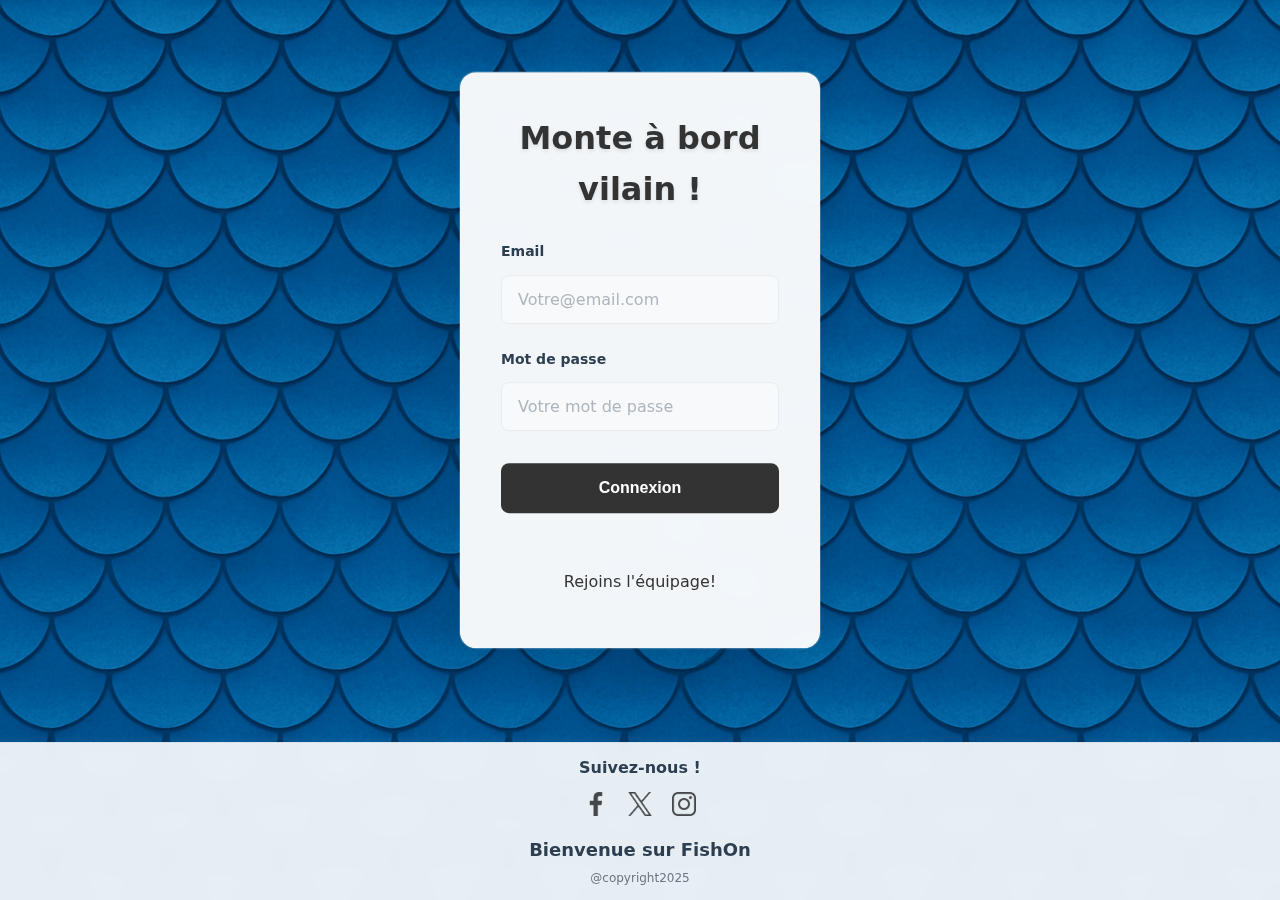
<file: FishOnBackEnd/src/main/resources/static/HTML/login.html>
<!DOCTYPE html>
<html lang="fr">
<head>
    <meta charset="UTF-8">
    <meta name="viewport" content="width=device-width, initial-scale=1.0">
    <meta name="description" content="FishOn - Connexion à votre compte de pêche">
    <title>FishOn - Connexion</title>
    <link rel="stylesheet" href="../CSS/auth.css">
</head>
<body>
<!-- Container principal centré -->
<div class="auth-container">
    <!-- Carte formulaire -->
    <div class="auth-card">
        <!-- Titre principal -->
        <div class="auth-title">
            <h1>Monte à bord vilain !</h1>
        </div>
        <form id="formLogin" class="auth-form">
            <!-- Champ Email -->
            <div class="form-group">
                <label for="email" class="form-label">Email</label>
                <input
                        type="email"
                        id="email"
                        name="email"
                        class="form-input"
                        placeholder="Votre@email.com"
                        required
                >
            </div>

            <!-- Champ mot de passe -->
            <div class="form-group">
                <label for="password" class="form-label">Mot de passe</label>
                <input
                        type="password"
                        id="password"
                        name="password"
                        class="form-input"
                        placeholder="Votre mot de passe"
                        minlength="5"
                        required
                >
            </div>

            <!-- Bouton de connexion -->
            <button type="submit" class="btn-primary">Connexion</button>

            <!-- Lien inscription -->
            <a href="register.html" class="link-secondary">Rejoins l'équipage!</a>
        </form>
    </div>
</div>

<!-- Footer -->
<footer>
    <div class="footer-content">
        <h3 class="footer-title">Suivez-nous !</h3>

        <!-- Icônes réseaux sociaux -->
        <ul class="social-links">
            <li><img src="../IMG/Facebook.png" alt="Facebook"></li>
            <li><img src="../IMG/X.png" alt="X (Twitter)"></li>
            <li><img src="../IMG/Instagram.png" alt="Instagram"></li>
        </ul>

        <div class="footer-brand">Bienvenue sur FishOn</div>
        <div class="footer-copyright">@copyright2025</div>
    </div>
</footer>

<script src="../JS/API.js"></script>
<script src="../JS/ErrorHandler.js"></script>
<script src="../JS/APIService.js"></script>
<script src="../JS/utils.js"></script>
<script src="../JS/Auth.js"></script>
</body>
</html>
</file>
<file: FishOnFrontEnd/CSS/feed.css>
/* ========== RESET ET BASE ========== */

/* Uniformisation des comportements entre navigateurs */
* {
    margin: 0; /* Suppression des marges par défaut */
    padding: 0; /* Suppression du padding par défaut */
    box-sizing: border-box; /* Inclut padding et bordures dans la taille totale */
}

body {
    font-family: system-ui, -apple-system, sans-serif; /* Police système pour cohérence */
    background-image: url('../IMG/Login.webp'); /* Image de fond identique aux pages auth */
    background-size: cover; /* Image couvre entièrement la zone */
    background-position: center center; /* Centrage horizontal et vertical */
    background-attachment: fixed; /* Image fixe pendant le scroll */
    background-repeat: no-repeat; /* Évite la répétition de l'image */
    image-rendering: high-quality; /* Rendu haute qualité (non-standard) */
    min-height: 100vh; /* Hauteur minimale = hauteur de l'écran */
    color: #333; /* Couleur de texte principale */
    line-height: 1.6; /* Interlignage pour meilleure lisibilité */
    padding-top: 80px; /* Espace pour la navbar fixe */
    padding-bottom: 140px; /* Espace pour le footer fixe */
}

/* ========== NAVIGATION BAR ========== */

.nav-bar {
    position: fixed; /* Barre de navigation fixe en haut */
    top: 0; /* Positionnée tout en haut */
    left: 0; /* Alignée à gauche */
    right: 0; /* Étendue sur toute la largeur */
    background: rgba(255, 255, 255, 0.95); /* Fond blanc semi-transparent */
    backdrop-filter: blur(20px); /* Effet de flou sur l'arrière-plan */
    border-bottom: 1px solid rgba(0, 0, 0, 0.05); /* Bordure subtile en bas */
    z-index: 1000; /* S'affiche au-dessus des autres éléments */
    padding: 15px 0; /* Espacement vertical interne */
}

.nav-container {
    max-width: 1200px; /* Largeur maximale du contenu */
    margin: 0 auto; /* Centrage horizontal */
    padding: 0 20px; /* Espacement horizontal interne */
    display: flex; /* Utilisation de flexbox */
    justify-content: space-between; /* Répartition espace entre logo et boutons */
    align-items: center; /* Centrage vertical des éléments */
}

.nav-logo {
    display: flex; /* Flexbox pour logo et nom */
    align-items: center; /* Centrage vertical */
    gap: 12px; /* Espacement entre logo et texte */
}

.nav-logo img {
    width: 40px; /* Largeur fixe du logo */
    height: 40px; /* Hauteur fixe du logo */
}

.nav-brand {
    font-size: 24px; /* Taille de police du nom de marque */
    font-weight: 700; /* Graisse bold pour mise en valeur */
    color: #2c3e50; /* Couleur du texte de marque */
}

.nav-buttons {
    display: flex; /* Flexbox pour alignement des boutons */
    gap: 12px; /* Espacement entre boutons */
}

.nav-btn {
    padding: 8px 16px; /* Espacement interne des boutons */
    background: rgba(255, 255, 255, 0.8); /* Fond blanc semi-transparent */
    border: 1px solid rgba(0, 0, 0, 0.1); /* Bordure subtile */
    border-radius: 6px; /* Coins arrondis */
    font-size: 14px; /* Taille de police des boutons */
    font-weight: 500; /* Graisse medium */
    color: #333; /* Couleur du texte */
    cursor: pointer; /* Curseur main au survol */
    transition: all 0.2s ease; /* Animation fluide des changements */
}

.nav-btn:hover {
    background: rgba(255, 255, 255, 1); /* Fond complètement opaque au survol */
    transform: translateY(-1px); /* Légère élévation au survol */
    box-shadow: 0 2px 8px rgba(0, 0, 0, 0.1); /* Ombre portée au survol */
}

.btn-logout {
    background: #dc3545; /* Fond rouge pour bouton déconnexion */
    color: white; /* Texte blanc */
    border-color: #dc3545; /* Bordure rouge assortie */
}

.btn-logout:hover {
    background: #c82333; /* Rouge plus foncé au survol */
    border-color: #bd2130; /* Bordure plus foncée au survol */
}

/* ========== CONTAINER PRINCIPAL ========== */

.feed-container {
    width: 100%; /* Utilise toute la largeur disponible */
    max-width: 800px; /* Largeur maximale pour lisibilité */
    margin: 40px auto; /* Centrage avec marge verticale */
    padding: 0 20px; /* Espacement horizontal */
    min-height: calc(100vh - 200px); /* Hauteur minimale moins navbar/footer */
}

/* ========== CARTE FEED ========== */

.feed-card {
    background: rgba(255, 255, 255, 0.95); /* Fond blanc semi-transparent */
    backdrop-filter: blur(20px); /* Effet de flou sur l'arrière-plan */
    border-radius: 16px; /* Coins très arrondis pour style moderne */
    padding: 40px; /* Espacement interne généreux */
    /* Ombres multiples pour effet de profondeur */
    box-shadow:
            0 20px 60px rgba(0, 0, 0, 0.1), /* Ombre principale */
            0 0 0 1px rgba(255, 255, 255, 0.2); /* Bordure lumineuse */
    border: 1px solid rgba(255, 255, 255, 0.3); /* Bordure semi-transparente */
    width: 100%; /* Utilise toute la largeur du conteneur */
}

/* ========== TITRE FEED ========== */

.feed-title {
    text-align: center; /* Centrage du titre */
    margin-bottom: 30px; /* Espacement en bas du titre */
}

.feed-title h1 {
    font-size: 32px; /* Grande taille pour titre principal */
    font-weight: 800; /* Graisse extra-bold */
    color: #333; /* Couleur sombre pour contraste */
    margin-bottom: 8px; /* Espacement avant sous-titre */
    text-shadow: 0 2px 4px rgba(0, 0, 0, 0.1); /* Ombre subtile sur texte */
}

.feed-subtitle {
    font-size: 16px; /* Taille modérée pour sous-titre */
    color: #6c757d; /* Couleur grise pour hiérarchie */
    font-weight: 400; /* Graisse normale */
    margin-bottom: 0; /* Pas d'espacement en bas */
}

/* ========== MESSAGES D'ÉTAT ========== */

.loading-message, .error-message {
    text-align: center; /* Centrage des messages */
    padding: 20px; /* Espacement interne */
    font-size: 16px; /* Taille lisible */
    font-weight: 500; /* Graisse medium pour visibilité */
    color: #333; /* Couleur par défaut */
}

.error-message {
    color: #dc3545; /* Rouge pour messages d'erreur */
}

/* ========== MESSAGE FEED VIDE ========== */

.empty-feed-message {
    text-align: center; /* Centrage du message */
    padding: 40px 20px; /* Espacement généreux */
    color: #6c757d; /* Couleur grise pour message informatif */
}

.empty-feed-title {
    font-size: 24px; /* Taille importante pour titre */
    font-weight: 600; /* Graisse semi-bold */
    color: #495057; /* Couleur légèrement plus foncée */
    margin-bottom: 12px; /* Espacement avant sous-titre */
}

.empty-feed-subtitle {
    font-size: 16px; /* Taille standard */
    margin-bottom: 20px; /* Espacement en bas */
    line-height: 1.5; /* Interlignage pour lisibilité */
}

.empty-feed-icon {
    font-size: 64px; /* Grande taille pour emoji décoratif */
    margin-bottom: 20px; /* Espacement en bas */
    opacity: 0.6; /* Transparence pour effet subtil */
}

/* ========== CARTE POST ========== */

.post-card {
    background: rgba(255, 255, 255, 0.95); /* Fond blanc semi-transparent */
    backdrop-filter: blur(20px); /* Effet de flou arrière-plan */
    border-radius: 16px; /* Coins arrondis modernes */
    padding: 24px; /* Espacement interne confortable */
    /* Ombres pour effet de carte flottante */
    box-shadow:
            0 20px 60px rgba(0, 0, 0, 0.1), /* Ombre principale */
            0 0 0 1px rgba(255, 255, 255, 0.2); /* Bordure lumineuse */
    border: 1px solid rgba(255, 255, 255, 0.3); /* Bordure semi-transparente */
    transition: transform 0.2s ease, box-shadow 0.2s ease; /* Animations fluides */
    margin-bottom: 20px; /* Espacement entre cartes */
}

.post-card:hover {
    transform: translateY(-2px); /* Élévation au survol */
    /* Ombres renforcées au survol */
    box-shadow:
            0 25px 80px rgba(0, 0, 0, 0.15), /* Ombre plus prononcée */
            0 0 0 1px rgba(255, 255, 255, 0.3); /* Bordure plus visible */
}

/* ========== HEADER POST ========== */

.post-header {
    margin-bottom: 16px; /* Espacement en bas de l'en-tête */
    padding-bottom: 12px; /* Espacement interne en bas */
    border-bottom: 1px solid rgba(0, 0, 0, 0.05); /* Ligne de séparation subtile */
}

.post-author-info {
    display: flex; /* Flexbox pour alignement avatar/infos */
    align-items: center; /* Centrage vertical */
    gap: 12px; /* Espacement entre avatar et texte */
}

.post-author-avatar {
    width: 72px; /* Largeur fixe de l'avatar */
    height: 72px; /* Hauteur fixe pour cercle parfait */
    border-radius: 50%; /* Forme circulaire */
    overflow: hidden; /* Masque le dépassement d'image */
    flex-shrink: 0; /* Empêche la compression */
    border: 2px solid rgba(0, 123, 255, 0.1); /* Bordure colorée subtile */
    background: rgba(248, 249, 250, 0.8); /* Fond de fallback */
}

.post-author-avatar img {
    width: 100%; /* Image occupe tout l'avatar */
    height: 100%; /* Hauteur complète */
    object-fit: cover; /* Recadrage proportionnel */
    display: block; /* Supprime l'espacement d'image inline */
}

.post-author-details {
    flex: 1; /* Prend l'espace restant */
    min-width: 0; /* Permet la troncature si nécessaire */
}

.post-author {
    font-size: 16px; /* Taille pour nom d'utilisateur */
    font-weight: 600; /* Graisse semi-bold pour mise en valeur */
    color: #2c3e50; /* Couleur sombre pour contraste */
    margin-bottom: 2px; /* Petit espacement avant date */
}

.post-date {
    font-size: 12px; /* Petite taille pour info secondaire */
    color: #6c757d; /* Couleur grise pour hiérarchie */
}

/* ========== CONTENU POST ========== */

.post-content {
    margin-bottom: 16px; /* Espacement en bas du contenu */
}

.post-title {
    font-size: 20px; /* Taille importante pour titre de post */
    font-weight: 700; /* Graisse bold */
    color: #2c3e50; /* Couleur sombre */
    margin-bottom: 8px; /* Espacement avant description */
}

.post-description {
    font-size: 14px; /* Taille standard pour corps de texte */
    color: #495057; /* Couleur grise lisible */
    line-height: 1.6; /* Interlignage pour confort de lecture */
    margin-bottom: 12px; /* Espacement avant image */
}

.post-image {
    width: 100%; /* Largeur complète du conteneur */
    max-width: 100%; /* Évite le débordement */
    height: auto; /* Hauteur proportionnelle */
    max-height: 400px; /* Limite la hauteur maximale */
    object-fit: cover; /* Recadrage proportionnel */
    border-radius: 8px; /* Coins légèrement arrondis */
    margin-bottom: 12px; /* Espacement en bas */
    box-shadow: 0 4px 15px rgba(0, 0, 0, 0.1); /* Ombre pour effet de profondeur */
    display: block; /* Supprime l'espacement d'image inline */
}

.post-image:hover {
    transform: scale(1.02); /* Légère mise à l'échelle au survol */
}

/* ========== DÉTAILS PÊCHE ========== */

.post-details {
    display: grid; /* Grille pour disposition automatique */
    grid-template-columns: repeat(auto-fit, minmax(120px, 1fr)); /* Colonnes flexibles */
    gap: 12px; /* Espacement entre éléments de grille */
    margin-bottom: 16px; /* Espacement en bas */
    padding: 12px; /* Espacement interne */
    background: rgba(0, 123, 255, 0.05); /* Fond bleu très subtil */
    border-radius: 8px; /* Coins arrondis */
    border-left: 4px solid #007bff; /* Bordure gauche colorée pour accent */
}

.detail-item {
    text-align: center; /* Centrage des détails */
}

.detail-label {
    font-size: 11px; /* Petite taille pour labels */
    font-weight: 500; /* Graisse medium */
    color: #6c757d; /* Couleur grise */
    text-transform: uppercase; /* Transformation en majuscules */
    letter-spacing: 0.5px; /* Espacement entre lettres */
    margin-bottom: 2px; /* Petit espacement avant valeur */
}

.detail-value {
    font-size: 14px; /* Taille pour valeurs */
    font-weight: 600; /* Graisse semi-bold pour mise en valeur */
    color: #2c3e50; /* Couleur sombre pour contraste */
}

/* ========== CONTAINER POSTS ========== */

.posts-container {
    display: flex; /* Flexbox pour disposition verticale */
    flex-direction: column; /* Direction colonne */
    gap: 20px; /* Espacement entre posts */
}

/* ========== SECTION COMMENTAIRES ========== */

.comments-section {
    border-top: 1px solid rgba(0, 0, 0, 0.05); /* Ligne de séparation en haut */
    padding-top: 16px; /* Espacement en haut */
}

.comments-title {
    font-size: 16px; /* Taille pour titre de section */
    font-weight: 600; /* Graisse semi-bold */
    color: #2c3e50; /* Couleur sombre */
    margin-bottom: 12px; /* Espacement en bas */
    cursor: pointer; /* Curseur main pour indiquer cliquable */
    display: flex; /* Flexbox pour alignement icône/texte */
    align-items: center; /* Centrage vertical */
    gap: 8px; /* Espacement entre icône et texte */
    transition: color 0.2s ease; /* Animation couleur */
    user-select: none; /* Empêche la sélection de texte */
}

.comments-title:hover {
    color: #007bff; /* Couleur bleue au survol */
}

.comments-toggle-icon {
    font-size: 12px; /* Petite taille pour icône */
    color: #007bff; /* Couleur bleue */
    transition: transform 0.2s ease; /* Animation rotation */
}

.comments-content {
    transition: all 0.3s ease; /* Animation d'affichage/masquage */
}

.comments-content.hidden {
    display: none; /* Masquage complet */
}

.comments-list {
    display: flex; /* Flexbox pour liste de commentaires */
    flex-direction: column; /* Direction colonne */
    gap: 12px; /* Espacement entre commentaires */
    margin-bottom: 16px; /* Espacement avant formulaire */
}

.comment-item {
    background: rgba(248, 249, 250, 0.8); /* Fond gris très clair */
    border-radius: 8px; /* Coins arrondis */
    padding: 12px; /* Espacement interne */
    border-left: 3px solid #007bff; /* Bordure gauche bleue pour accent */
}

.comment-header {
    margin-bottom: 8px; /* Espacement avant contenu */
}

.comment-author-info {
    display: flex; /* Flexbox pour avatar/infos */
    align-items: center; /* Centrage vertical */
    gap: 8px; /* Espacement entre éléments */
}

.comment-author-avatar {
    width: 56px; /* Largeur plus petite que post-avatar */
    height: 56px; /* Hauteur pour cercle parfait */
    border-radius: 50%; /* Forme circulaire */
    overflow: hidden; /* Masque dépassement */
    flex-shrink: 0; /* Empêche compression */
    border: 1px solid rgba(0, 123, 255, 0.1); /* Bordure fine colorée */
    background: rgba(248, 249, 250, 0.8); /* Fond de fallback */
}

.comment-author-avatar img {
    width: 100%; /* Image occupe tout l'avatar */
    height: 100%; /* Hauteur complète */
    object-fit: cover; /* Recadrage proportionnel */
    display: block; /* Supprime espacement inline */
}

.comment-author-details {
    flex: 1; /* Prend l'espace restant */
    min-width: 0; /* Permet troncature */
}

.comment-author {
    font-size: 13px; /* Taille réduite pour commentaire */
    font-weight: 600; /* Graisse semi-bold */
    color: #2c3e50; /* Couleur sombre */
    margin-bottom: 1px; /* Très petit espacement */
}

.comment-date {
    font-size: 11px; /* Très petite taille pour date */
    color: #6c757d; /* Couleur grise */
}

.comment-content {
    font-size: 13px; /* Taille pour contenu commentaire */
    color: #495057; /* Couleur grise lisible */
    line-height: 1.5; /* Interlignage confortable */
}

.no-comments {
    text-align: center; /* Centrage du message */
    color: #6c757d; /* Couleur grise */
    font-style: italic; /* Style italique pour indication */
    font-size: 14px; /* Taille standard */
    padding: 12px; /* Espacement interne */
    margin-bottom: 16px; /* Espacement en bas */
    background: rgba(248, 249, 250, 0.5); /* Fond très subtil */
    border-radius: 6px; /* Coins légèrement arrondis */
}

/* ========== FORMULAIRE AJOUT COMMENTAIRE ========== */

.add-comment-form {
    display: flex; /* Flexbox pour disposition */
    flex-direction: column; /* Direction colonne */
    gap: 8px; /* Espacement entre éléments */
    background: rgba(248, 249, 250, 0.3); /* Fond gris très subtil */
    border-radius: 8px; /* Coins arrondis */
    padding: 12px; /* Espacement interne */
    border: 1px solid rgba(0, 0, 0, 0.05); /* Bordure subtile */
}

.comment-input {
    width: 100%; /* Largeur complète */
    padding: 8px 12px; /* Espacement interne */
    background: rgba(255, 255, 255, 0.9); /* Fond blanc semi-transparent */
    border: 1px solid #e9ecef; /* Bordure grise claire */
    border-radius: 6px; /* Coins arrondis */
    font-size: 13px; /* Taille de police */
    font-family: inherit; /* Hérite de la police parent */
    resize: vertical; /* Redimensionnement vertical uniquement */
    min-height: 60px; /* Hauteur minimale */
    transition: all 0.2s ease; /* Animations fluides */
    color: #495057; /* Couleur du texte */
}

.comment-input::placeholder {
    color: #adb5bd; /* Couleur du placeholder */
    font-weight: 400; /* Graisse normale */
}

.comment-input:focus {
    outline: none; /* Supprime outline par défaut */
    border-color: #007bff; /* Bordure bleue en focus */
    background: white; /* Fond blanc opaque en focus */
    box-shadow: 0 0 0 2px rgba(0, 123, 255, 0.1); /* Ombre de focus bleue */
}

.comment-form-buttons {
    display: flex; /* Flexbox pour boutons */
    justify-content: flex-end; /* Alignement à droite */
    gap: 8px; /* Espacement entre boutons */
}

.comment-btn {
    padding: 6px 12px; /* Espacement interne des boutons */
    border: none; /* Supprime bordure par défaut */
    border-radius: 4px; /* Coins arrondis */
    font-size: 12px; /* Petite taille de police */
    font-weight: 500; /* Graisse medium */
    cursor: pointer; /* Curseur main */
    transition: all 0.2s ease; /* Animations fluides */
}

.comment-btn-submit {
    background: #007bff; /* Fond bleu pour bouton principal */
    color: white; /* Texte blanc */
}

.comment-btn-submit:hover {
    background: #0056b3; /* Bleu plus foncé au survol */
    transform: translateY(-1px); /* Légère élévation */
}

.comment-btn-submit:disabled {
    background: #6c757d; /* Gris pour état désactivé */
    cursor: not-allowed; /* Curseur d'interdiction */
    transform: none; /* Pas d'animation en désactivé */
}

.comment-btn-cancel {
    background: rgba(108, 117, 125, 0.1); /* Fond gris très subtil */
    color: #6c757d; /* Texte gris */
}

.comment-btn-cancel:hover {
    background: rgba(108, 117, 125, 0.2); /* Fond légèrement plus visible */
}

.add-comment-toggle {
    background: rgba(0, 123, 255, 0.1); /* Fond bleu très subtil */
    color: #007bff; /* Texte bleu */
    border: 1px solid rgba(0, 123, 255, 0.2); /* Bordure bleue subtile */
    border-radius: 6px; /* Coins arrondis */
    padding: 8px 16px; /* Espacement interne */
    font-size: 13px; /* Taille de police */
    font-weight: 500; /* Graisse medium */
    cursor: pointer; /* Curseur main */
    transition: all 0.2s ease; /* Animations fluides */
    width: fit-content; /* Largeur adaptée au contenu */
    align-self: flex-start; /* Alignement à gauche */
}

.add-comment-toggle:hover {
    background: rgba(0, 123, 255, 0.15); /* Fond plus visible au survol */
    transform: translateY(-1px); /* Légère élévation */
}

.add-comment-form.hidden {
    display: none; /* Masquage complet du formulaire */
}

/* ========== FOOTER ========== */

footer {
    position: fixed; /* Position fixe en bas */
    bottom: 0; /* Collé en bas */
    left: 0; /* Aligné à gauche */
    right: 0; /* Étendu sur toute la largeur */
    background: rgba(255, 255, 255, 0.9); /* Fond blanc semi-transparent */
    backdrop-filter: blur(10px); /* Effet de flou */
    padding: 20px 0; /* Espacement vertical */
    border-top: 1px solid rgba(0, 0, 0, 0.05); /* Bordure subtile en haut */
    z-index: 999; /* S'affiche au-dessus du contenu */
}

.footer-content {
    max-width: 1200px; /* Largeur maximale */
    margin: 0 auto; /* Centrage horizontal */
    padding: 0 20px; /* Espacement horizontal */
    text-align: center; /* Centrage du texte */
}

.footer-title {
    font-size: 16px; /* Taille pour titre footer */
    font-weight: 600; /* Graisse semi-bold */
    color: #2c3e50; /* Couleur sombre */
    margin-bottom: 12px; /* Espacement en bas */
}

.social-links {
    display: flex; /* Flexbox pour liens sociaux */
    justify-content: center; /* Centrage horizontal */
    gap: 20px; /* Espacement entre icônes */
    margin-bottom: 12px; /* Espacement en bas */
    list-style: none; /* Supprime puces de liste */
}

.social-links img {
    width: 24px; /* Largeur des icônes */
    height: 24px; /* Hauteur des icônes */
    opacity: 0.7; /* Transparence par défaut */
    transition: opacity 0.2s ease; /* Animation opacité */
}

.social-links img:hover {
    opacity: 1; /* Opacité complète au survol */
}

.footer-brand {
    font-size: 18px; /* Taille pour nom de marque */
    font-weight: 700; /* Graisse bold */
    color: #2c3e50; /* Couleur sombre */
    margin-bottom: 4px; /* Petit espacement en bas */
}

.footer-copyright {
    font-size: 12px; /* Petite taille pour copyright */
    color: #6c757d; /* Couleur grise */
}

/* ========== RESPONSIVE DESIGN ========== */

/* Adaptation pour tablettes (écrans moyens) */
@media (max-width: 768px) {
    body {
        padding-top: 70px; /* Réduction espacement navbar */
        padding-bottom: 160px; /* Augmentation espacement footer */
    }

    .nav-container {
        padding: 0 15px; /* Réduction espacement horizontal */
    }

    .nav-brand {
        font-size: 20px; /* Réduction taille nom marque */
    }

    .nav-logo img {
        width: 35px; /* Réduction taille logo */
        height: 35px;
    }

    .nav-btn {
        padding: 6px 12px; /* Réduction espacement boutons */
        font-size: 12px; /* Réduction taille police */
    }

    .feed-container {
        max-width: 90%; /* Augmentation largeur relative */
        padding: 0 15px; /* Réduction espacement */
        margin: 20px auto; /* Réduction marge verticale */
    }

    .feed-card {
        padding: 30px 25px; /* Réduction espacement interne */
    }

    .feed-title h1 {
        font-size: 28px; /* Réduction taille titre */
    }

    .post-card {
        padding: 20px; /* Réduction espacement cartes */
    }

    .post-details {
        grid-template-columns: repeat(auto-fit, minmax(100px, 1fr)); /* Colonnes plus étroites */
        gap: 8px; /* Réduction espacement grille */
    }
}

/* Adaptation pour mobiles (petits écrans) */
@media (max-width: 480px) {
    body {
        padding-top: 60px; /* Réduction maximale espacement navbar */
        padding-bottom: 180px; /* Augmentation espacement footer */
    }

    .nav-container {
        padding: 0 10px; /* Espacement minimal */
    }

    .nav-brand {
        font-size: 18px; /* Taille réduite nom marque */
    }

    .nav-logo img {
        width: 30px; /* Taille minimale logo */
        height: 30px;
    }

    .nav-buttons {
        gap: 8px; /* Réduction espacement boutons */
    }

    .nav-btn {
        padding: 5px 10px; /* Espacement minimal boutons */
        font-size: 11px; /* Taille police minimale */
    }

    .feed-container {
        max-width: 95%; /* Largeur maximale pour petits écrans */
        margin: 15px auto; /* Marge réduite */
    }

    .feed-card {
        padding: 25px 20px; /* Espacement interne réduit */
        border-radius: 12px; /* Coins moins arrondis */
    }

    .feed-title h1 {
        font-size: 24px; /* Taille titre adaptée mobile */
    }

    .post-card {
        padding: 16px; /* Espacement minimal cartes */
        border-radius: 12px; /* Coins moins arrondis */
    }

    .post-title {
        font-size: 18px; /* Réduction taille titres posts */
    }

    .post-details {
        grid-template-columns: 1fr 1fr; /* Grille 2 colonnes forcée */
        gap: 6px; /* Espacement minimal */
        padding: 8px; /* Espacement interne réduit */
    }

    .detail-value {
        font-size: 12px; /* Taille police réduite pour valeurs */
    }

    .social-links {
        gap: 15px; /* Réduction espacement liens sociaux */
    }

    .social-links img {
        width: 20px; /* Taille réduite icônes sociales */
        height: 20px;
    }
}

/* ========== RESPONSIVE AVATARS ========== */
/* Adaptation spécifique des tailles d'avatars pour mobiles */
@media (max-width: 480px) {
    .post-author-avatar {
        width: 35px; /* Réduction significative avatar posts */
        height: 35px;
    }

    .comment-author-avatar {
        width: 24px; /* Réduction avatar commentaires */
        height: 24px;
    }

    .post-author-info {
        gap: 10px; /* Réduction espacement infos auteur posts */
    }

    .comment-author-info {
        gap: 6px; /* Réduction espacement infos auteur commentaires */
    }
}
</file>
<file: FishOnFrontEnd/CSS/journal.css>
/* ========== RESET ET BASE ========== */

* {
    margin: 0;
    padding: 0;
    box-sizing: border-box;
}

body {
    font-family: system-ui, -apple-system, sans-serif;
    background-image: url('../IMG/Login.webp');
    background-size: cover;
    background-position: center center;
    background-attachment: fixed;
    background-repeat: no-repeat;
    min-height: 100vh;
    color: #333;
    line-height: 1.6;
    padding-top: 80px;
    padding-bottom: 140px;
}

/* ========== NAVIGATION ========== */

.nav-bar {
    position: fixed;
    top: 0;
    left: 0;
    right: 0;
    background: rgba(255, 255, 255, 0.95);
    backdrop-filter: blur(20px);
    border-bottom: 1px solid rgba(0, 0, 0, 0.05);
    z-index: 1000;
    padding: 15px 0;
}

.nav-container {
    max-width: 1200px;
    margin: 0 auto;
    padding: 0 20px;
    display: flex;
    justify-content: space-between;
    align-items: center;
}

.nav-brand {
    font-size: 24px;
    font-weight: 700;
    color: #2c3e50;
}

.nav-buttons {
    display: flex;
    gap: 12px;
}

.nav-btn {
    padding: 8px 16px;
    background: rgba(255, 255, 255, 0.8);
    border: 1px solid rgba(0, 0, 0, 0.1);
    border-radius: 6px;
    font-size: 14px;
    font-weight: 500;
    color: #333;
    cursor: pointer;
    transition: all 0.2s ease;
}

.nav-btn:hover {
    background: rgba(255, 255, 255, 1);
    transform: translateY(-1px);
    box-shadow: 0 2px 8px rgba(0, 0, 0, 0.1);
}

.btn-logout {
    background: #dc3545;
    color: white;
    border-color: #dc3545;
}

.btn-logout:hover {
    background: #c82333;
}

/* ========== CONTAINERS ========== */

.main-container {
    width: 100%;
    max-width: 900px;
    margin: 40px auto;
    padding: 0 20px;
}

.main-card {
    background: rgba(255, 255, 255, 0.95);
    backdrop-filter: blur(20px);
    border-radius: 16px;
    padding: 40px;
    box-shadow: 0 20px 60px rgba(0, 0, 0, 0.1);
    border: 1px solid rgba(255, 255, 255, 0.3);
}

/* ========== TITRES ========== */

.page-title {
    text-align: center;
    margin-bottom: 30px;
}

.page-title h1 {
    font-size: 32px;
    font-weight: 800;
    color: #333;
    margin-bottom: 8px;
    text-shadow: 0 2px 4px rgba(0, 0, 0, 0.1);
}

.page-subtitle {
    font-size: 16px;
    color: #6c757d;
    font-weight: 400;
}

.section-title {
    font-size: 24px;
    font-weight: 700;
    color: #2c3e50;
    margin-bottom: 20px;
    text-align: center;
}

/* ========== MESSAGES D'ÉTAT ========== */

.loading-message,
.error-message {
    text-align: center;
    padding: 20px;
    font-size: 16px;
    font-weight: 500;
    color: #333;
}

.error-message {
    color: #dc3545;
}

.empty-state {
    text-align: center;
    padding: 40px 20px;
    color: #6c757d;
}

.empty-icon {
    font-size: 64px;
    margin-bottom: 20px;
    opacity: 0.6;
}

.empty-title {
    font-size: 24px;
    font-weight: 600;
    color: #495057;
    margin-bottom: 12px;
}

/* ========== CARTES POST ========== */

.post-card {
    background: rgba(255, 255, 255, 0.95);
    backdrop-filter: blur(20px);
    border-radius: 16px;
    padding: 24px;
    box-shadow: 0 20px 60px rgba(0, 0, 0, 0.1);
    border: 1px solid rgba(255, 255, 255, 0.3);
    transition: transform 0.2s ease;
    margin-bottom: 20px;
}

.post-card:hover {
    transform: translateY(-2px);
}

.post-header {
    display: flex;
    align-items: center;
    gap: 12px;
    margin-bottom: 16px;
    padding-bottom: 12px;
    border-bottom: 1px solid rgba(0, 0, 0, 0.05);
}

.avatar-img {
    width: 60px;
    height: 60px;
    border-radius: 50%;
    object-fit: cover;
    border: 2px solid rgba(0, 123, 255, 0.1);
}

.post-info {
    flex: 1;
}

.post-author {
    font-size: 16px;
    font-weight: 600;
    color: #2c3e50;
    margin-bottom: 2px;
}

.post-date {
    font-size: 12px;
    color: #6c757d;
}

.post-title {
    font-size: 20px;
    font-weight: 700;
    color: #2c3e50;
    margin-bottom: 8px;
}

.post-description {
    font-size: 14px;
    color: #495057;
    margin-bottom: 12px;
}

.post-image {
    width: 100%;
    max-height: 300px;
    object-fit: cover;
    border-radius: 8px;
    margin-bottom: 12px;
    cursor: pointer;
    transition: transform 0.2s ease;
}

.post-image:hover {
    transform: scale(1.02);
}

/* ========== DÉTAILS POST ========== */

.post-details {
    display: grid;
    grid-template-columns: repeat(auto-fit, minmax(120px, 1fr));
    gap: 12px;
    margin-bottom: 16px;
    padding: 12px;
    background: rgba(0, 123, 255, 0.05);
    border-radius: 8px;
    border-left: 4px solid #007bff;
}

.detail-item {
    text-align: center;
}

.detail-label {
    font-size: 11px;
    font-weight: 500;
    color: #6c757d;
    text-transform: uppercase;
    letter-spacing: 0.5px;
    margin-bottom: 2px;
}

.detail-value {
    font-size: 14px;
    font-weight: 600;
    color: #2c3e50;
}

/* ========== BOUTONS ========== */

.btn {
    padding: 10px 20px;
    border: none;
    border-radius: 6px;
    font-size: 14px;
    font-weight: 500;
    cursor: pointer;
    transition: all 0.2s ease;
}

.btn-primary {
    background: #007bff;
    color: white;
}

.btn-primary:hover {
    background: #0056b3;
    transform: translateY(-1px);
}

.btn-secondary {
    background: rgba(108, 117, 125, 0.1);
    color: #6c757d;
}

.btn-secondary:hover {
    background: rgba(108, 117, 125, 0.2);
}

.btn-edit {
    background: rgba(0, 123, 255, 0.1);
    color: #007bff;
    padding: 6px 12px;
    font-size: 12px;
}

.btn-delete {
    background: rgba(220, 53, 69, 0.1);
    color: #dc3545;
    padding: 6px 12px;
    font-size: 12px;
}

/* ========== FORMULAIRES ========== */

.form-group {
    margin-bottom: 16px;
}

.form-label {
    display: block;
    font-size: 14px;
    font-weight: 600;
    color: #2c3e50;
    margin-bottom: 4px;
}

.form-input,
.form-textarea {
    width: 100%;
    padding: 12px 16px;
    background: rgba(255, 255, 255, 0.9);
    border: 1px solid #e9ecef;
    border-radius: 6px;
    font-size: 14px;
    color: #495057;
    transition: all 0.2s ease;
}

.form-input:focus,
.form-textarea:focus {
    outline: none;
    border-color: #007bff;
    background: white;
    box-shadow: 0 0 0 2px rgba(0, 123, 255, 0.1);
}

.form-textarea {
    min-height: 80px;
    resize: vertical;
}

.hidden {
    display: none;
}

/* ========== GRILLES ========== */

.grid-2 {
    display: grid;
    grid-template-columns: repeat(auto-fill, minmax(300px, 1fr));
    gap: 20px;
}

.flex-end {
    display: flex;
    justify-content: flex-end;
    gap: 12px;
}

/* ========== MODALS ========== */

.modal-overlay {
    position: fixed;
    top: 0;
    left: 0;
    width: 100%;
    height: 100%;
    background: rgba(0, 0, 0, 0.5);
    display: flex;
    justify-content: center;
    align-items: center;
    z-index: 2000;
}

.modal-content {
    background: white;
    border-radius: 12px;
    padding: 24px;
    max-width: 500px;
    width: 90%;
    max-height: 80vh;
    overflow-y: auto;
}

/* ========== FOOTER ========== */

footer {
    position: fixed;
    bottom: 0;
    left: 0;
    right: 0;
    background: rgba(255, 255, 255, 0.9);
    backdrop-filter: blur(10px);
    padding: 20px 0;
    border-top: 1px solid rgba(0, 0, 0, 0.05);
    z-index: 999;
    text-align: center;
}

.footer-brand {
    font-size: 18px;
    font-weight: 700;
    color: #2c3e50;
    margin-bottom: 4px;
}

.footer-copyright {
    font-size: 12px;
    color: #6c757d;
}

/* ========== RESPONSIVE ========== */

@media (max-width: 768px) {
    body {
        padding-top: 70px;
    }

    .main-container {
        max-width: 95%;
        padding: 0 15px;
    }

    .main-card {
        padding: 25px 20px;
    }

    .page-title h1 {
        font-size: 28px;
    }

    .nav-brand {
        font-size: 20px;
    }

    .nav-btn {
        padding: 6px 12px;
        font-size: 12px;
    }

    .grid-2 {
        grid-template-columns: 1fr;
    }

    .post-details {
        grid-template-columns: repeat(2, 1fr);
    }
}

@media (max-width: 480px) {
    .main-card {
        padding: 20px 15px;
        border-radius: 12px;
    }

    .page-title h1 {
        font-size: 24px;
    }

    .avatar-img {
        width: 40px;
        height: 40px;
    }

    .post-details {
        grid-template-columns: 1fr;
    }

    .flex-end {
        flex-direction: column;
    }
}
</file>
<file: FishOnFrontEnd/CSS/auth.css>
/* ========== RESET ET BASE ========== */

/* Uniformisation des comportements */
* /* Sélecteur universel */{
    margin: 0; /* Suppression marge par défaut des navigateurs */
    padding: 0; /* Suppression padding par défaut */
    box-sizing: border-box; /* Calcul taille totale élément par largeur et hauteur inclut padding et bordures */
}

body {
    font-family: system-ui, -apple-system, sans-serif; /* Police d'écriture */
    background-image: url('../IMG/Login.webp'); /* Image de fond de la maquette */
    background-size: cover; /* Taille de l'image de fond, couvre entièrement la zone */
    background-position: center center; /* Positionnement image de fond centrer horizontalement et verticalement */
    background-attachment: fixed; /* Définition image fixe pendant le scroll */
    background-repeat: no-repeat; /* Évite la répétition */
    image-rendering: high-quality; /* Haute qualité (non-standard) */
    min-height: 100vh; /* Hauteur minimale élément à 100% de la viewport(écran visible) */
    color: #333; /* Couleur texte */
    line-height: 1.6; /* Hauter des lignes de texte(interlignage) */
    position: relative; /* Positionnement relatif permettant le positionnement absolu des enfants */
}

/* ========== CONTAINER PRINCIPAL ========== */

.auth-container {
    position: absolute; /* L'élément flotte, peut se superposer à d'autres éléments */
    top: 40%; /* Distance depuis le bord supérieur du parent */
    left: 50%; /* Distance depuis le bord gauche du parent */
    transform: translate(-50%, -50%); /* Applique transformation géométrique à l'élément */
    width: 100%; /* Prend toute la largeur du conteneur parent */
    max-width: 400px; /* Largeur maximale autorisée */
    padding: 0 20px; /* Espace intérieur élément */
}


/* ========== TITRE PRINCIPAL ========== */

.auth-title {
    text-align: center; /* Définit alignement horizontal contenu textuel */
    margin-bottom: 25px; /* Espace extérieur inférieur de l'élément */
}

.auth-title h1 {
    font-size: 32px; /* Taille des caractères */
    font-weight: 800; /* Épaisseur/graisse de la police */
    color: #333; /* Couleur texte */
    margin-bottom: 8px; /* Espace extérieur inférieur */
    text-shadow: 0 2px 4px rgba(0, 0, 0, 0.1); /* Ombre portée sur le texte */
}

/* ========== CARTE FORMULAIRE ========== */

.auth-card {
<<<<<<< HEAD
    background: rgba(255, 255, 255, 0.95); /* Couleur de fond format RougeVertBleuAlpha */
    backdrop-filter: blur(20px); /* Filtre appliqué à ce qui se trouve derrière l'élément */
    border-radius: 16px; /* Arrondir coin d'élément */
    padding: 40px; /* Espace intérieur élément */
    box-shadow: /* Ombre portées de l'élément */
    0 20px 60px rgba(0, 0, 0, 0.1),
    0 0 0 1px rgba(255, 255, 255, 0.2);
    border: 1px solid rgba(255, 255, 255, 0.3); /* Bordure réelle de l'élément */
=======
    background: rgba(255, 255, 255, 0.95);
    backdrop-filter: blur(20px);
    border-radius: 16px;
    padding: 40px;
    box-shadow:
            0 20px 60px rgba(0, 0, 0, 0.1),
            0 0 0 1px rgba(255, 255, 255, 0.2);
    border: 1px solid rgba(255, 255, 255, 0.3);
    max-height: 80vh;
    overflow-y: auto;
>>>>>>> main
}

/* ========== FORMULAIRE ========== */

.auth-form {
    display: flex; /* Activation mode flexbox pour organisation éléments enfants */
    flex-direction: column; /* Dispose les éléments enfants verticalement(en colonne) */
    gap: 24px; /* Création espacement de 24 pixels entre chaque élément enfant du formulaire */
}

/* ========== GROUPES DE CHAMPS ========== */

.form-group {
    display: flex; /* Activation flexbox */
    flex-direction: column; /* Organise les éléments verticalement */
    gap: 8px; /* Création espacement de 8 pixels entre le label et le champ de saisi */
}

/* ========== LABELS ========== */

.form-label {
    font-size: 14px; /* Définit taille de la police */
    font-weight: 600; /* Application graisse semi-bold au texte */
    color: #2c3e50; /* Couleur texte */
    margin-bottom: 4px; /* Ajoute espacement inférieur label */
}

/* ========== INPUTS ========== */

.form-input {
    width: 100%; /* Occupation de toute la largeur disponible */
    padding: 14px 16px; /* Espacement intérieur */
    background: #f8f9fa; /* Couleur de fond */
    border: 1.5px solid #e9ecef; /* Bordure */
    border-radius: 8px; /* Arrondis bordure */
    font-size: 16px; /* Taille de la police */
    font-family: inherit; /* Hérite de la police du parent */
    transition: all 0.2s ease; /* Animation fluide de 0.2s pours les changements */
    color: #495057; /* Couleur du texte */
}

.form-input::placeholder {
    color: #adb5bd; /* Couleur texte placeholder */
    font-weight: 400; /* Épaisseur de la police */
}

.form-input:focus /* Input sélectionné */{
    outline: none; /* Suppression bordure par défaut navigateur */
    border-color: #007bff; /* Couleur bordure lors du focus */
    background: white; /* Couleur de fond lors du focus */
    box-shadow: 0 0 0 3px rgba(0, 123, 255, 0.1); /* Ombre de focus pour l'accessibilité */
}

/* Input survolé par la souris */
.form-input:hover:not(:focus) /* :hover:not(:focus) s'applique au survol si le champ n'est pas focus */{
    border-color: #ced4da; /* Bordure devienne légèrement plus foncée */
    background: #fff; /* Couleur de fond devient blanc */
}

/* ========== BOUTON PRINCIPAL ========== */

.btn-primary {
    width: 100%; /* Occupation largeur disponible */
    padding: 16px; /* Espacement intérieur */
    background: #333; /* Couleur de fond*/
    color: white; /* Couleur du texte */
    border: none; /* Suppression bordure */
    border-radius: 8px; /* Arrondissement des coins */
    font-size: 16px; /* Taille de la police */
    font-weight: 600; /* Épaisseur de la police */
    cursor: pointer; /* Forme du curseur */
    transition: all 0.2s ease; /* Animation fluide changements */
    margin-top: 8px; /* Espacement supérieur */
    text-transform: none; /* Pas de transformation de texte */
}

/* État de survol */
.btn-primary:hover {
    background: #444; /* Fond devient légèrement plus clair */
    transform: translateY(-1px); /* Soulèvement bouton */
    box-shadow: 0 4px 12px rgba(0, 0, 0, 0.15); /* Ombre portée */
}

/* État active(clic) */
.btn-primary:active {
    transform: translateY(0); /* Remet bouton position normal quand on clique */
}

/* État disable(désactivé) */
.btn-primary:disabled {
    background: #6c757d; /* Fond gris pour marquer état inactif */
    cursor: not-allowed; /* Curseur d'interdiction */
    transform: none; /* Pas d'effet de survol */
    box-shadow: none; /* Suppression ombre */
}

/* ========== LIEN SECONDAIRE ========== */

.link-secondary {
    display: block; /* Devient élément block (occupation largeur) */
    text-align: center; /* Centre le texte horizontalement */
    margin-top: 20px; /* Espacement supérieur */
    padding: 12px; /* Espacement intérieur */
    color: #333; /* Couleur du texte */
    text-decoration: none; /* Suppression soulignement par défaut */
    font-weight: 500; /* Épaisseur de la police */
    border-radius: 6px; /* Arrondissement coins */
    transition: all 0.2s ease; /* Animation fluide pour changement d'état */
}

.link-secondary:hover {
    background: rgba(0, 123, 255, 0.05); /* Fond légèrement coloré au survol */
    color: #333; /* Maintient la couleur du texte */
}

/* ========== FOOTER ========== */

footer {
    position: fixed; /* Positionnement fixe même lors du scroll */
    bottom: 0; /* Positionné en bas de l'écran */
    left: 0; /* Aligné à gauche */
    right: 0; /* Aligné à droite (étend sur toute la largeur) */
    background: rgba(255, 255, 255, 0.9); /* Fond blanc semi-transparent */
    backdrop-filter: blur(10px); /* Effet de flou sur l'arrière-plan */
    padding: 20px 0; /* Espacement intérieur vertical */
    text-align: center; /* Centre le contenu */
    border-top: 1px solid rgba(0, 0, 0, 0.05); /* Bordure supérieure subtile */
}

.footer-content {
    max-width: 1200px; /* Largeur maximale du contenu */
    margin: 0 auto; /* Centre le contenu horizontalement */
    padding: 0 20px; /* Espacement intérieur horizontal */
}

.footer-title {
    font-size: 16px; /* Taille de la police */
    font-weight: 600; /* Épaisseur de la police */
    color: #2c3e50; /* Couleur du texte */
    margin-bottom: 12px; /* Espacement inférieur */
}

.social-links {
    display: flex; /* Activation flexbox */
    justify-content: center; /* Centre les éléments horizontalement */
    gap: 20px; /* Espacement entre les liens */
    margin-bottom: 12px; /* Espacement inférieur */
    list-style: none; /* Suppression puces de liste */
}

.social-links img {
    width: 24px; /* Largeur des icônes */
    height: 24px; /* Hauteur des icônes */
    opacity: 0.7; /* Transparence par défaut */
    transition: opacity 0.2s ease; /* Animation fluide de l'opacité */
}

.social-links img:hover {
    opacity: 1; /* Opacité complète au survol */
}

.footer-brand {
    font-size: 18px; /* Taille de la police */
    font-weight: 700; /* Épaisseur de la police */
    color: #2c3e50; /* Couleur du texte */
    margin-bottom: 4px; /* Espacement inférieur */
}

.footer-copyright {
    font-size: 12px; /* Taille de la police */
    color: #6c757d; /* Couleur du texte grise */
}

/* ========== RESPONSIVE DESIGN ========== */

/* Tablettes */
@media (max-width: 768px) {
    .auth-container {
        max-width: 90%; /* Largeur maximale réduite pour tablettes */
        padding: 0 15px; /* Espacement intérieur réduit */
    }

    .auth-card {
        padding: 30px 25px; /* Espacement intérieur réduit */
    }

    .auth-title h1 {
        font-size: 28px; /* Taille de police réduite */
    }

    .nav-buttons {
        top: 15px; /* Position depuis le haut */
        right: 15px; /* Position depuis la droite */
        gap: 10px; /* Espacement entre boutons */
    }

    .nav-btn {
        padding: 6px 12px; /* Espacement intérieur des boutons */
        font-size: 12px; /* Taille de police réduite */
    }
    
    header {
        top: 15px; /* Position depuis le haut */
        left: 15px; /* Position depuis la gauche */
    }
    
    header img {
        width: 60px; /* Largeur de l'image réduite */
    }
}

/* Mobiles */
@media (max-width: 480px) {
    .auth-container {
        max-width: 95%; /* Largeur maximale pour mobiles */
        top: 45%; /* Position verticale ajustée */
    }
    
    .auth-card {
        padding: 25px 20px; /* Espacement intérieur réduit */
        border-radius: 12px; /* Arrondi des coins réduit */
    }
    
    .auth-title h1 {
        font-size: 24px; /* Taille de police réduite pour mobile */
    }
    
    .form-input {
        padding: 12px 14px; /* Espacement intérieur réduit */
        font-size: 16px; /* Évite le zoom sur iOS */
    }

    .btn-primary {
        padding: 14px; /* Espacement intérieur réduit */
        font-size: 16px; /* Taille de police maintenue */
    }
    
    .nav-buttons {
        position: relative; /* Positionnement relatif */
        top: auto; /* Position automatique */
        right: auto; /* Position automatique */
        justify-content: center; /* Centre les boutons */
        margin: 20px 0; /* Espacement vertical */
    }
    
    header {
        position: relative; /* Positionnement relatif */
        top: auto; /* Position automatique */
        left: auto; /* Position automatique */
        text-align: center; /* Centre le contenu */
        padding: 20px 0 0 0; /* Espacement intérieur ajusté */
    }
}

/* Footer responsive */
@media (max-width: 768px) {
    .social-links {
        gap: 15px; /* Espacement réduit entre liens sociaux */
    }

    .social-links img {
        width: 20px; /* Largeur des icônes réduite */
        height: 20px; /* Hauteur des icônes réduite */
    }
}
</file>
<file: FishOnBackEnd/src/main/resources/static/CSS/auth.css>
/* ========== RESET ET BASE ========== */

/* Uniformisation des comportements */
* /* Sélecteur universel */{
    margin: 0; /* Suppression marge par défaut des navigateurs */
    padding: 0; /* Suppression padding par défaut */
    box-sizing: border-box; /* Calcul taille totale élément par largeur et hauteur inclut padding et bordures */
}

body {
    font-family: system-ui, -apple-system, sans-serif; /* Police d'écriture */
    background-image: url('../IMG/Login.png'); /* Image de fond de la maquette */
    background-size: cover; /* Taille de l'image de fond, couvre entièrement la zone */
    background-position: center center; /* Positionnement image de fond centrer horizontalement et verticalement */
    background-attachment: fixed; /* Définition image fixe pendant le scroll */
    background-repeat: no-repeat; /* Évite la répétition */
    image-rendering: high-quality; /* Haute qualité (non-standard) */
    min-height: 100vh; /* Hauteur minimale élément à 100% de la viewport(écran visible) */
    color: #333; /* Couleur texte */
    line-height: 1.6; /* Hauter des lignes de texte(interlignage) */
    position: relative; /* Positionnement relatif permettant le positionnement absolu des enfants */
}

/* ========== CONTAINER PRINCIPAL ========== */

.auth-container {
    position: absolute; /* L'élément flotte, peut se superposer à d'autres éléments */
    top: 40%; /* Distance depuis le bord supérieur du parent */
    left: 50%; /* Distance depuis le bord gauche du parent */
    transform: translate(-50%, -50%); /* Applique transformation géométrique à l'élément */
    width: 100%; /* Prend toute la largeur du conteneur parent */
    max-width: 400px; /* Largeur maximale autorisée */
    padding: 0 20px; /* Espace intérieur élément */
}


/* ========== TITRE PRINCIPAL ========== */

.auth-title {
    text-align: center; /* Définit alignement horizontal contenu textuel */
    margin-bottom: 25px; /* Espace extérieur inférieur de l'élément */
}

.auth-title h1 {
    font-size: 32px; /* Taille des caractères */
    font-weight: 800; /* Épaisseur/graisse de la police */
    color: #333; /* Couleur texte */
    margin-bottom: 8px; /* Espace extérieur inférieur */
    text-shadow: 0 2px 4px rgba(0, 0, 0, 0.1); /* Ombre portée sur le texte */
}

/* ========== CARTE FORMULAIRE ========== */

.auth-card {
    background: rgba(255, 255, 255, 0.95); /* Couleur de fond format RougeVertBleuAlpha */
    backdrop-filter: blur(20px); /* Filtre appliqué à ce qui se trouve derrière l'élément */
    border-radius: 16px; /* Arrondir coin d'élément */
    padding: 40px; /* Espace intérieur élément */
    box-shadow: /* Ombre portées de l'élément */
            0 20px 60px rgba(0, 0, 0, 0.1),
            0 0 0 1px rgba(255, 255, 255, 0.2);
    border: 1px solid rgba(255, 255, 255, 0.3);
    max-height: 80vh;
    overflow-y: auto;
}

/* ========== FORMULAIRE ========== */

.auth-form {
    display: flex; /* Activation mode flexbox pour organisation éléments enfants */
    flex-direction: column; /* Dispose les éléments enfants verticalement(en colonne) */
    gap: 24px; /* Création espacement de 24 pixels entre chaque élément enfant du formulaire */
}

/* ========== GROUPES DE CHAMPS ========== */

.form-group {
    display: flex; /* Activation flexbox */
    flex-direction: column; /* Organise les éléments verticalement */
    gap: 8px; /* Création espacement de 8 pixels entre le label et le champ de saisi */
}

/* ========== LABELS ========== */

.form-label {
    font-size: 14px; /* Définit taille de la police */
    font-weight: 600; /* Application graisse semi-bold au texte */
    color: #2c3e50; /* Couleur texte */
    margin-bottom: 4px; /* Ajoute espacement inférieur label */
}

/* ========== INPUTS ========== */

.form-input {
    width: 100%; /* Occupation de toute la largeur disponible */
    padding: 14px 16px; /* Espacement intérieur */
    background: #f8f9fa; /* Couleur de fond */
    border: 1.5px solid #e9ecef; /* Bordure */
    border-radius: 8px; /* Arrondis bordure */
    font-size: 16px; /* Taille de la police */
    font-family: inherit; /* Hérite de la police du parent */
    transition: all 0.2s ease; /* Animation fluide de 0.2s pours les changements */
    color: #495057; /* Couleur du texte */
}

.form-input::placeholder {
    color: #adb5bd; /* Couleur texte placeholder */
    font-weight: 400; /* Épaisseur de la police */
}

.form-input:focus /* Input sélectionné */{
    outline: none; /* Suppression bordure par défaut navigateur */
    border-color: #007bff; /* Couleur bordure lors du focus */
    background: white; /* Couleur de fond lors du focus */
    box-shadow: 0 0 0 3px rgba(0, 123, 255, 0.1); /* Ombre de focus pour l'accessibilité */
}

/* Input survolé par la souris */
.form-input:hover:not(:focus) /* :hover:not(:focus) s'applique au survol si le champ n'est pas focus */{
    border-color: #ced4da; /* Bordure devienne légèrement plus foncée */
    background: #fff; /* Couleur de fond devient blanc */
}

/* ========== BOUTON PRINCIPAL ========== */

.btn-primary {
    width: 100%; /* Occupation largeur disponible */
    padding: 16px; /* Espacement intérieur */
    background: #333; /* Couleur de fond*/
    color: white; /* Couleur du texte */
    border: none; /* Suppression bordure */
    border-radius: 8px; /* Arrondissement des coins */
    font-size: 16px; /* Taille de la police */
    font-weight: 600; /* Épaisseur de la police */
    cursor: pointer; /* Forme du curseur */
    transition: all 0.2s ease; /* Animation fluide changements */
    margin-top: 8px; /* Espacement supérieur */
    text-transform: none; /* Pas de transformation de texte */
}

/* État de survol */
.btn-primary:hover {
    background: #444; /* Fond devient légèrement plus clair */
    transform: translateY(-1px); /* Soulèvement bouton */
    box-shadow: 0 4px 12px rgba(0, 0, 0, 0.15); /* Ombre portée */
}

/* État active(clic) */
.btn-primary:active {
    transform: translateY(0); /* Remet bouton position normal quand on clique */
}

/* État disable(désactivé) */
.btn-primary:disabled {
    background: #6c757d; /* Fond gris pour marquer état inactif */
    cursor: not-allowed; /* Curseur d'interdiction */
    transform: none; /* Pas d'effet de survol */
    box-shadow: none; /* Suppression ombre */
}

/* ========== LIEN SECONDAIRE ========== */

.link-secondary {
    display: block; /* Devient élément block (occupation largeur) */
    text-align: center; /* Centre le texte horizontalement */
    margin-top: 20px; /* Espacement supérieur */
    padding: 12px; /* Espacement intérieur */
    color: #333; /* Couleur du texte */
    text-decoration: none; /* Suppression soulignement par défaut */
    font-weight: 500; /* Épaisseur de la police */
    border-radius: 6px; /* Arrondissement coins */
    transition: all 0.2s ease; /* Animation fluide pour changement d'état */
}

.link-secondary:hover {
    background: rgba(0, 123, 255, 0.05); /* Fond légèrement coloré au survol */
    color: #333; /* Maintient la couleur du texte */
}

/* ========== FOOTER ========== */

footer {
    position: fixed; /* Positionnement fixe même lors du scroll */
    bottom: 0; /* Positionné en bas de l'écran */
    left: 0; /* Aligné à gauche */
    right: 0; /* Aligné à droite (étend sur toute la largeur) */
    background: rgba(255, 255, 255, 0.9); /* Fond blanc semi-transparent */
    backdrop-filter: blur(10px); /* Effet de flou sur l'arrière-plan */
    padding: 12px 0; /* Espacement intérieur vertical */
    text-align: center; /* Centre le contenu */
    border-top: 1px solid rgba(0, 0, 0, 0.05); /* Bordure supérieure subtile */
}

.footer-content {
    max-width: 1200px; /* Largeur maximale du contenu */
    margin: 0 auto; /* Centre le contenu horizontalement */
    padding: 0 20px; /* Espacement intérieur horizontal */
}

.footer-title {
    font-size: 16px; /* Taille de la police */
    font-weight: 600; /* Épaisseur de la police */
    color: #2c3e50; /* Couleur du texte */
    margin-bottom: 12px; /* Espacement inférieur */
}

.social-links {
    display: flex; /* Activation flexbox */
    justify-content: center; /* Centre les éléments horizontalement */
    gap: 20px; /* Espacement entre les liens */
    margin-bottom: 12px; /* Espacement inférieur */
    list-style: none; /* Suppression puces de liste */
}

.social-links img {
    width: 24px; /* Largeur des icônes */
    height: 24px; /* Hauteur des icônes */
    opacity: 0.7; /* Transparence par défaut */
    transition: opacity 0.2s ease; /* Animation fluide de l'opacité */
}

.social-links img:hover {
    opacity: 1; /* Opacité complète au survol */
}

.footer-brand {
    font-size: 18px; /* Taille de la police */
    font-weight: 700; /* Épaisseur de la police */
    color: #2c3e50; /* Couleur du texte */
    margin-bottom: 4px; /* Espacement inférieur */
}

.footer-copyright {
    font-size: 12px; /* Taille de la police */
    color: #6c757d; /* Couleur du texte grise */
}

/* ========== RESPONSIVE DESIGN ========== */

/* Tablettes */
@media (max-width: 768px) {
    .auth-container {
        max-width: 90%; /* Largeur maximale réduite pour tablettes */
        padding: 0 15px; /* Espacement intérieur réduit */
    }

    .auth-card {
        padding: 30px 25px; /* Espacement intérieur réduit */
    }

    .auth-title h1 {
        font-size: 28px; /* Taille de police réduite */
    }

    .nav-buttons {
        top: 15px; /* Position depuis le haut */
        right: 15px; /* Position depuis la droite */
        gap: 10px; /* Espacement entre boutons */
    }

    .nav-btn {
        padding: 6px 12px; /* Espacement intérieur des boutons */
        font-size: 12px; /* Taille de police réduite */
    }

    header {
        top: 15px; /* Position depuis le haut */
        left: 15px; /* Position depuis la gauche */
    }

    header img {
        width: 60px; /* Largeur de l'image réduite */
    }
}

/* Mobiles */
@media (max-width: 480px) {
    .auth-container {
        max-width: 95%; /* Largeur maximale pour mobiles */
        top: 45%; /* Position verticale ajustée */
    }

    .auth-card {
        padding: 25px 20px; /* Espacement intérieur réduit */
        border-radius: 12px; /* Arrondi des coins réduit */
    }

    .auth-title h1 {
        font-size: 24px; /* Taille de police réduite pour mobile */
    }

    .form-input {
        padding: 12px 14px; /* Espacement intérieur réduit */
        font-size: 16px; /* Évite le zoom sur iOS */
    }

    .btn-primary {
        padding: 14px; /* Espacement intérieur réduit */
        font-size: 16px; /* Taille de police maintenue */
    }

    .nav-buttons {
        position: relative; /* Positionnement relatif */
        top: auto; /* Position automatique */
        right: auto; /* Position automatique */
        justify-content: center; /* Centre les boutons */
        margin: 20px 0; /* Espacement vertical */
    }

    header {
        position: relative; /* Positionnement relatif */
        top: auto; /* Position automatique */
        left: auto; /* Position automatique */
        text-align: center; /* Centre le contenu */
        padding: 20px 0 0 0; /* Espacement intérieur ajusté */
    }
}

/* Footer responsive */
@media (max-width: 768px) {
    .social-links {
        gap: 15px; /* Espacement réduit entre liens sociaux */
    }

    .social-links img {
        width: 20px; /* Largeur des icônes réduite */
        height: 20px; /* Hauteur des icônes réduite */
    }
}
</file>
